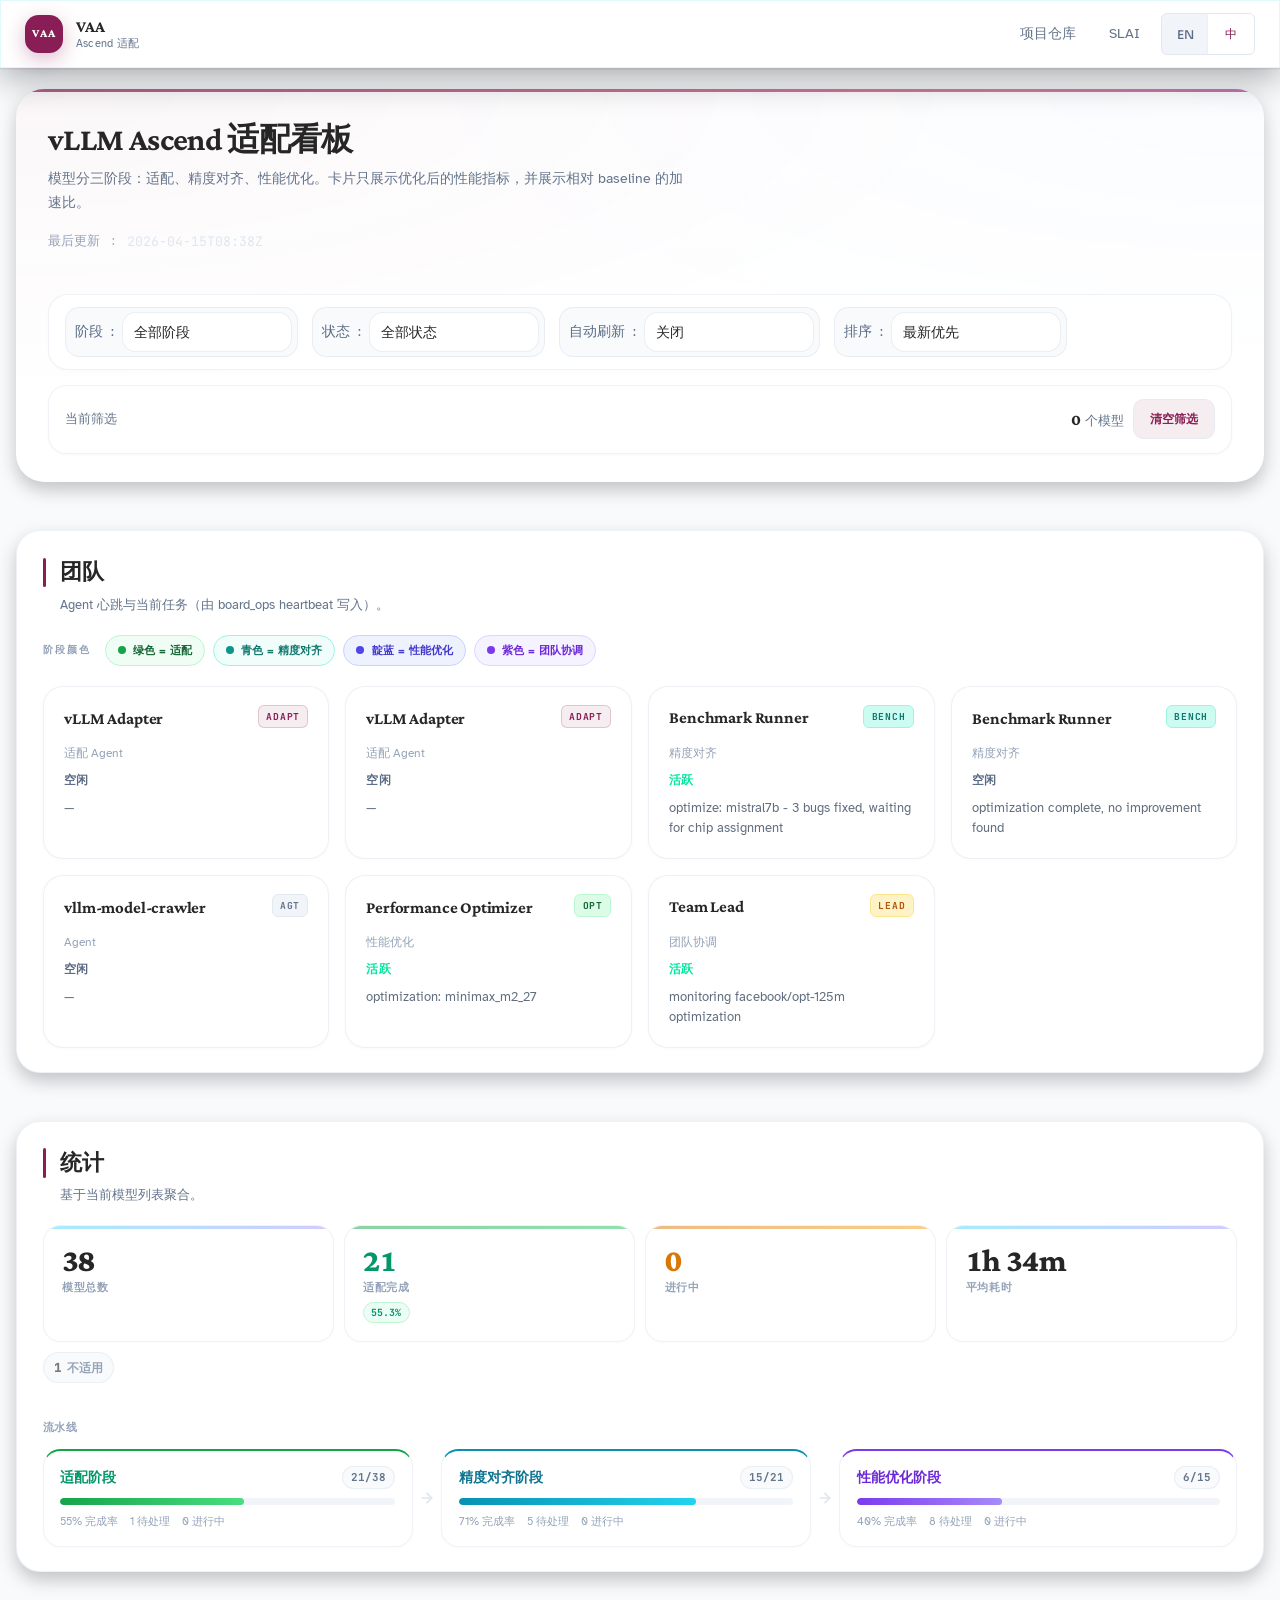
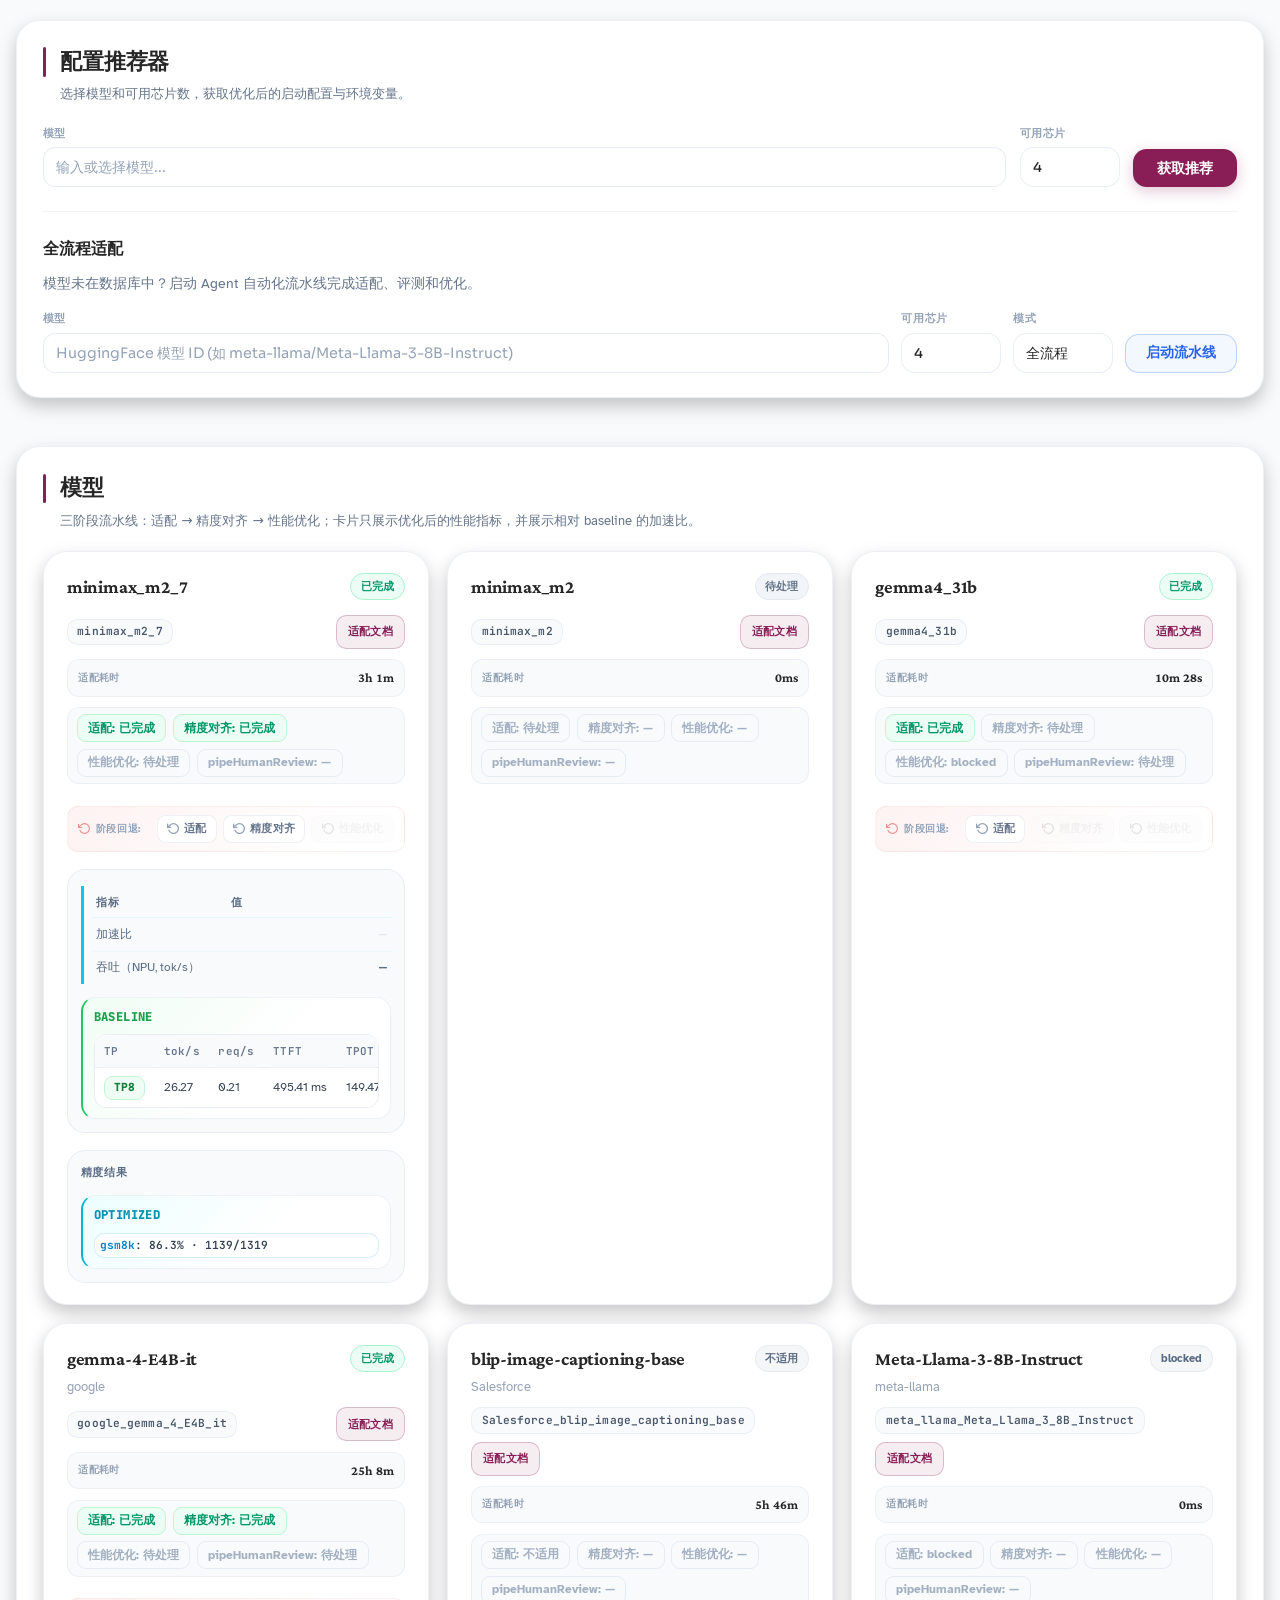
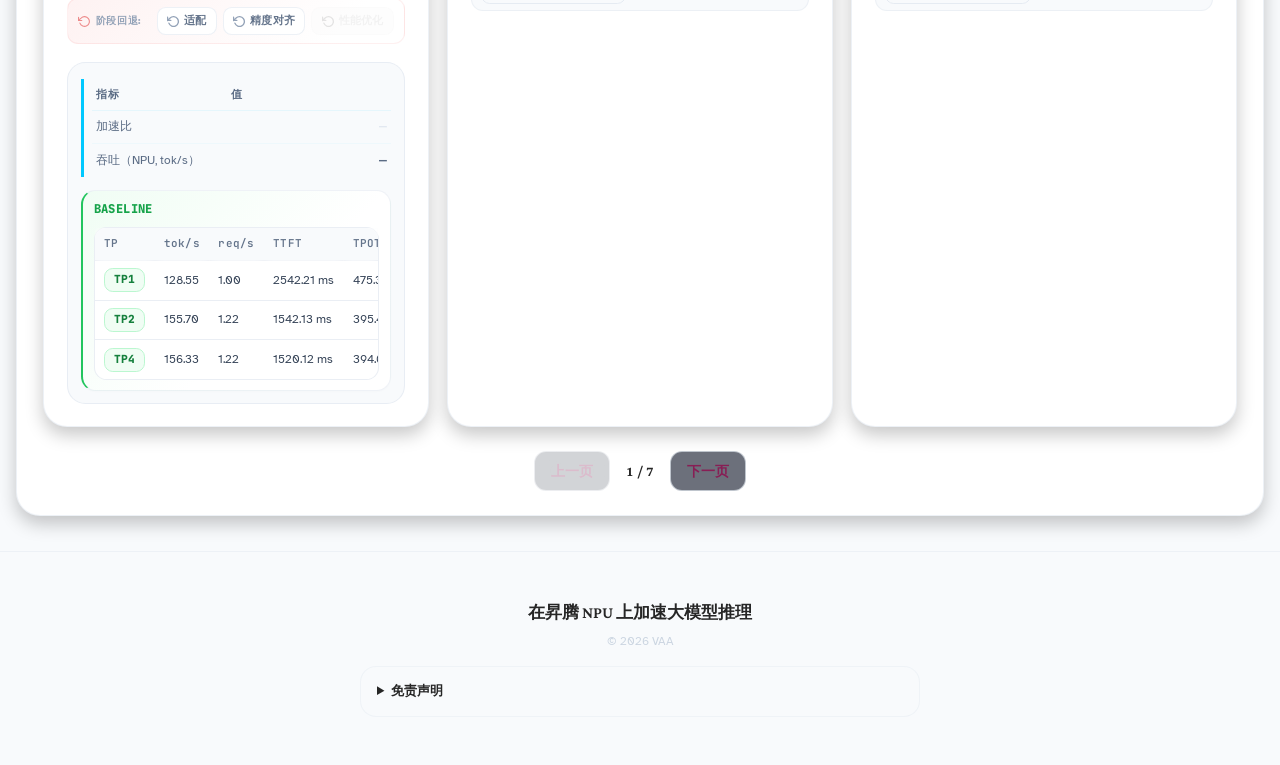
<file: index.html>
<!DOCTYPE html>
<html lang="zh-CN">
<head>
  <meta charset="UTF-8" />
  <meta name="viewport" content="width=device-width, initial-scale=1" />
  <title>VAA — vLLM Ascend Adaptation Board</title>
  <link rel="preconnect" href="https://fonts.googleapis.com" />
  <link rel="preconnect" href="https://fonts.gstatic.com" crossorigin />
  <!-- SLAI 对齐：Crimson Pro 标题 + Atkinson Hyperlegible 正文；保留 Sora / JetBrains 作回退 -->
  <link href="https://fonts.googleapis.com/css2?family=Atkinson+Hyperlegible:wght@400;700&family=Crimson+Pro:wght@400;500;600;700&family=JetBrains+Mono:wght@400;500;600;700&family=Sora:wght@300;400;500;600;700;800&display=swap" rel="stylesheet" />
  <!-- ?v= 变更后强制浏览器拉取最新 JS/CSS，避免看不到界面更新 -->
  <link rel="stylesheet" href="css/dashboard.css?v=31" />
</head>
<body class="slai-theme perf-lite">
  <div class="bg-grid" aria-hidden="true"></div>
  <div class="noise-overlay" aria-hidden="true"></div>
  <header class="site-header">
    <div class="header-inner">
      <a class="brand" href="#">
        <span class="brand-mark">VAA</span>
        <span class="brand-text">
          <span class="brand-title" data-i18n="brandTitle">VAA</span>
          <span class="brand-sub" data-i18n="brandSub">Ascend Adaptation</span>
        </span>
      </a>
      <nav class="nav">
        <a id="linkProject" class="nav-link" href="#" target="_blank" rel="noopener" data-i18n="officialWebsite">项目仓库</a>
        <a id="linkReference" class="nav-link" href="https://chongweiliu.github.io/slai-ascend-auto-adapt/dashboard/" target="_blank" rel="noopener">SLAI</a>
        <div class="lang-toggle" role="group" aria-label="Language">
          <button type="button" class="lang-btn" data-lang="en">EN</button>
          <button type="button" class="lang-btn active" data-lang="zh">中</button>
        </div>
      </nav>
    </div>
  </header>

  <a class="skip-link" href="#main">跳到主要内容</a>
  <main class="main" id="main">
    <section class="hero">
      <h1 data-i18n="headerTitle">vLLM Ascend 适配看板</h1>
      <p class="hero-desc" data-i18n="headerDesc">模型分三阶段：适配、精度对齐、性能优化。卡片只展示优化后的性能指标，并展示相对 baseline 的加速比。</p>
      <p class="meta-line">
        <span id="liveBadge" class="live-badge hidden" title="实时数据源">LIVE</span>
        <span data-i18n="lastUpdated">最后更新</span>:
        <time id="lastUpdated">—</time>
        <span id="syncStatus" class="sync-status" aria-live="polite"></span>
      </p>
      <div id="quickStatsStrip" class="quick-stats-strip" aria-live="polite"></div>
      <div class="toolbar">
        <label class="sort-label">
          <span data-i18n="stageFilterLabel">阶段</span>:
          <select id="stageFilterSelect" class="sort-select">
            <option value="all" data-i18n="stageFilterAll">全部阶段</option>
            <option value="adaptation" data-i18n="stageFilterAdaptation">适配阶段</option>
            <option value="benchmark" data-i18n="stageFilterBenchmark">精度对齐阶段</option>
            <option value="optimization" data-i18n="stageFilterOptimization">性能优化阶段</option>
            <option value="human_review" data-i18n="stageFilterHumanReview">待人审</option>
            <option value="done" data-i18n="stageFilterDone">全流程完成</option>
          </select>
        </label>
        <label class="sort-label">
          <span data-i18n="statusFilterLabel">状态</span>:
          <select id="statusFilterSelect" class="sort-select">
            <option value="all" data-i18n="statusFilterAll">全部状态</option>
            <option value="pending" data-i18n="statusFilterPending">待处理</option>
            <option value="in_progress" data-i18n="statusFilterInProgress">进行中</option>
            <option value="completed" data-i18n="statusFilterCompleted">已完成</option>
            <option value="needs_authorization" data-i18n="statusFilterNeedsAuth">需授权</option>
            <option value="skipped" data-i18n="statusFilterSkipped">已跳过</option>
            <option value="not_applicable" data-i18n="statusFilterNotApplicable">不适用</option>
          </select>
        </label>
        <label class="sort-label">
          <span data-i18n="livePollLabel">自动刷新</span>:
          <select id="pollSelect" class="sort-select" title="轮询间隔（本地实时服务推荐开启）">
            <option value="0" data-i18n="pollOff">关闭</option>
            <option value="3">3s</option>
            <option value="5">5s</option>
            <option value="10">10s</option>
            <option value="30">30s</option>
          </select>
        </label>
        <label class="sort-label">
          <span data-i18n="sortLabel">排序</span>:
          <select id="sortSelect" class="sort-select">
            <option value="newest" data-i18n="sortNewestFirst">最新优先</option>
            <option value="oldest" data-i18n="sortOldestFirst">最旧优先</option>
            <option value="nameAz" data-i18n="sortNameAz">名称 A–Z</option>
            <option value="nameZa" data-i18n="sortNameZa">名称 Z–A</option>
            <option value="status" data-i18n="sortByStatus">按适配状态</option>
            <option value="durLong" data-i18n="sortDurationLongest">耗时最长</option>
            <option value="durShort" data-i18n="sortDurationShortest">耗时最短</option>
          </select>
        </label>
      </div>
      <div class="filter-summary">
        <div class="filter-summary-left">
          <span class="filter-summary-label" data-i18n="filterSummaryLabel">当前筛选</span>
          <div id="activeFilterChips" class="filter-chips"></div>
        </div>
        <div class="filter-summary-right">
          <span class="filter-count-label"><span id="filterResultCount" class="filter-count">0</span> <span data-i18n="filterResultLabel">个模型</span></span>
          <button type="button" id="clearFiltersBtn" class="btn-ghost btn-clear-filter" data-i18n="clearFilters">清空筛选</button>
        </div>
      </div>
    </section>

    <section class="panel" aria-labelledby="teamTitle">
      <h2 id="teamTitle" data-i18n="teamTitle">团队</h2>
      <p class="panel-desc" data-i18n="teamDesc">Agent 心跳与当前任务（由 board_ops heartbeat 写入）。</p>
      <div class="team-legend" role="group" aria-label="Agent stage colors">
        <span class="team-legend-label" data-i18n="teamLegendLabel">阶段颜色</span>
        <span class="team-legend-pill team-legend-pill--adapt">
          <span class="team-legend-dot" aria-hidden="true"></span>
          <span data-i18n="teamLegendAdaptation">绿色 = 适配</span>
        </span>
        <span class="team-legend-pill team-legend-pill--bench">
          <span class="team-legend-dot" aria-hidden="true"></span>
          <span data-i18n="teamLegendBenchmark">青色 = 精度对齐</span>
        </span>
        <span class="team-legend-pill team-legend-pill--opt">
          <span class="team-legend-dot" aria-hidden="true"></span>
          <span data-i18n="teamLegendOptimization">靛蓝 = 性能优化</span>
        </span>
        <span class="team-legend-pill team-legend-pill--lead">
          <span class="team-legend-dot" aria-hidden="true"></span>
          <span data-i18n="teamLegendLead">紫色 = 团队协调</span>
        </span>
      </div>
      <div id="teamGrid" class="team-grid"></div>
      <p id="noAgents" class="empty-hint hidden" data-i18n="noActiveAgents">暂无 Agent 记录</p>
    </section>

    <section class="panel" aria-labelledby="statsTitle">
      <h2 id="statsTitle" data-i18n="statsTitle">统计</h2>
      <p class="panel-desc" data-i18n="statsDesc">基于当前模型列表聚合。</p>
      <div id="statsGrid" class="stats-grid-host"></div>
      <div class="legend" id="pipelineLegend"></div>
      <div id="stageStatsGrid" class="stage-stats-grid"></div>
    </section>

    <section class="panel" aria-labelledby="recommenderTitle">
      <h2 id="recommenderTitle" data-i18n="recommenderTitle">配置推荐器</h2>
      <p class="panel-desc" data-i18n="recommenderDesc">选择模型和可用芯片数，获取优化后的启动配置与环境变量。</p>
      <div class="recommender-form">
        <div class="recommender-field">
          <label class="recommender-label" for="recModelInput" data-i18n="recommenderModelLabel">模型</label>
          <div class="recommender-combobox-wrap">
            <input
              type="text"
              id="recModelInput"
              class="recommender-input"
              list="recModelList"
              autocomplete="off"
              data-i18n-placeholder="recommenderModelPlaceholder"
              placeholder="输入或选择模型..."
            />
            <datalist id="recModelList"></datalist>
          </div>
        </div>
        <div class="recommender-field recommender-field--chips">
          <label class="recommender-label" for="recChipCount" data-i18n="recommenderChipLabel">可用芯片</label>
          <select id="recChipCount" class="sort-select recommender-select">
            <option value="1">1</option>
            <option value="2">2</option>
            <option value="4" selected>4</option>
            <option value="8">8</option>
            <option value="16">16</option>
          </select>
        </div>
        <button type="button" id="recSubmitBtn" class="btn-recommend" data-i18n="recommenderSubmit">获取推荐</button>
      </div>
      <div id="recResult" class="recommender-result hidden"></div>
      <p id="recLoading" class="loading hidden" data-i18n="loading">加载中…</p>
      <p id="recError" class="recommender-error hidden"></p>

      <div class="rec-pipeline-section">
        <h4 class="rec-sub-title" data-i18n="recPipelineTitle">全流程适配</h4>
        <p class="rec-pipeline-desc" data-i18n="recPipelineDesc">模型未在数据库中？启动 Agent 自动化流水线完成适配、评测和优化。</p>
        <div class="rec-pipeline-form">
          <div class="recommender-field">
            <label class="recommender-label" for="recPipelineModel" data-i18n="recommenderModelLabel">模型</label>
            <input
              type="text"
              id="recPipelineModel"
              class="recommender-input"
              autocomplete="off"
              data-i18n-placeholder="recPipelineModelPlaceholder"
              placeholder="HuggingFace 模型 ID (如 meta-llama/Meta-Llama-3-8B-Instruct)"
            />
          </div>
          <div class="recommender-field recommender-field--chips">
            <label class="recommender-label" for="recPipelineChips" data-i18n="recommenderChipLabel">可用芯片</label>
            <select id="recPipelineChips" class="sort-select recommender-select">
              <option value="1">1</option>
              <option value="2">2</option>
              <option value="4" selected>4</option>
              <option value="8">8</option>
              <option value="16">16</option>
            </select>
          </div>
          <div class="recommender-field recommender-field--mode">
            <label class="recommender-label" for="recPipelineMode" data-i18n="recPipelineMode">模式</label>
            <select id="recPipelineMode" class="sort-select recommender-select">
              <option value="full" data-i18n="recPipelineModeFull">全流程</option>
              <option value="adaptation" data-i18n="recPipelineModeAdaptation">仅适配</option>
              <option value="benchmark" data-i18n="recPipelineModeBenchmark">仅评测</option>
              <option value="optimization" data-i18n="recPipelineModeOptimization">仅优化</option>
            </select>
          </div>
          <button type="button" id="recPipelineBtn" class="btn-pipeline" data-i18n="recPipelineSubmit">启动流水线</button>
        </div>
        <p id="recPipelineError" class="recommender-error hidden"></p>
        <div id="recPipelineStatus" class="rec-pipeline-status hidden"></div>
      </div>
    </section>

    <section class="panel models-section" aria-labelledby="modelsTitle">
      <h2 id="modelsTitle" data-i18n="modelsHeading">模型</h2>
      <p class="panel-desc" data-i18n="modelsDesc">三阶段流水线：适配 → 精度对齐 → 性能优化；卡片只展示优化后的性能指标，并展示相对 baseline 的提升幅度。</p>
      <div id="modelsGrid" class="models-grid"></div>
      <p id="loading" class="loading" data-i18n="loading">加载中…</p>
      <p id="noResults" class="empty-hint hidden" data-i18n="noResults">无模型数据</p>
      <div id="pager" class="pager hidden">
        <button type="button" id="prevPage" class="btn-ghost" data-i18n="prevPage">上一页</button>
        <span id="pageIndicator" class="page-indicator">1 / 1</span>
        <button type="button" id="nextPage" class="btn-ghost" data-i18n="nextPage">下一页</button>
      </div>
    </section>
  </main>

  <footer class="site-footer">
    <p class="footer-tagline" data-i18n="footerTagline">在昇腾 NPU 上加速大模型推理</p>
    <p class="footer-copy">© <span id="year"></span> VAA</p>
    <details class="disclaimer">
      <summary data-i18n="disclaimerTitle">免责声明</summary>
      <p data-i18n="disclaimer">本看板为开发协作状态展示，指标与日志请以实际评测与仓库文档为准。</p>
    </details>
  </footer>

  <div id="modelDocsModal" class="doc-modal hidden" role="dialog" aria-modal="true" aria-labelledby="modelDocsTitle" aria-hidden="true">
    <div class="doc-modal-backdrop" data-doc-modal-dismiss aria-hidden="true"></div>
    <div class="doc-modal-panel">
      <header class="doc-modal-head">
        <h2 id="modelDocsTitle" class="doc-modal-title">—</h2>
        <button type="button" class="doc-modal-close" id="modelDocsClose" data-doc-modal-dismiss data-i18n="docClose">关闭</button>
      </header>
      <div class="doc-modal-toolbar">
        <div class="doc-lang-toggle" role="group" aria-labelledby="docLangLegend">
          <span id="docLangLegend" class="sr-only" data-i18n="docLangLegend">文档语言</span>
          <button type="button" class="doc-lang-btn" data-doc-lang="en" data-i18n="docLangEn">English</button>
          <button type="button" class="doc-lang-btn active" data-doc-lang="zh" data-i18n="docLangZh">中文</button>
        </div>
        <div class="doc-actions">
          <button type="button" class="btn-doc-action" id="docDownloadCurrent" data-i18n="docDownloadCurrent">下载当前</button>
          <button type="button" class="btn-doc-action btn-doc-action-secondary" id="docDownloadEn" data-i18n="docDownloadEn">下载英文 MD</button>
          <button type="button" class="btn-doc-action btn-doc-action-secondary" id="docDownloadZh" data-i18n="docDownloadZh">下载中文 MD</button>
        </div>
      </div>
      <p id="docApiHint" class="doc-api-hint hidden" data-i18n="docApiUnavailable" role="status"></p>
      <div id="docModalLoading" class="doc-modal-loading hidden" data-i18n="docLoading">加载中…</div>
      <div id="docModalBody" class="doc-modal-body md-body"></div>
    </div>
  </div>

  <script src="js/dashboard.js?v=31" type="module"></script>
</body>
</html>
</file>
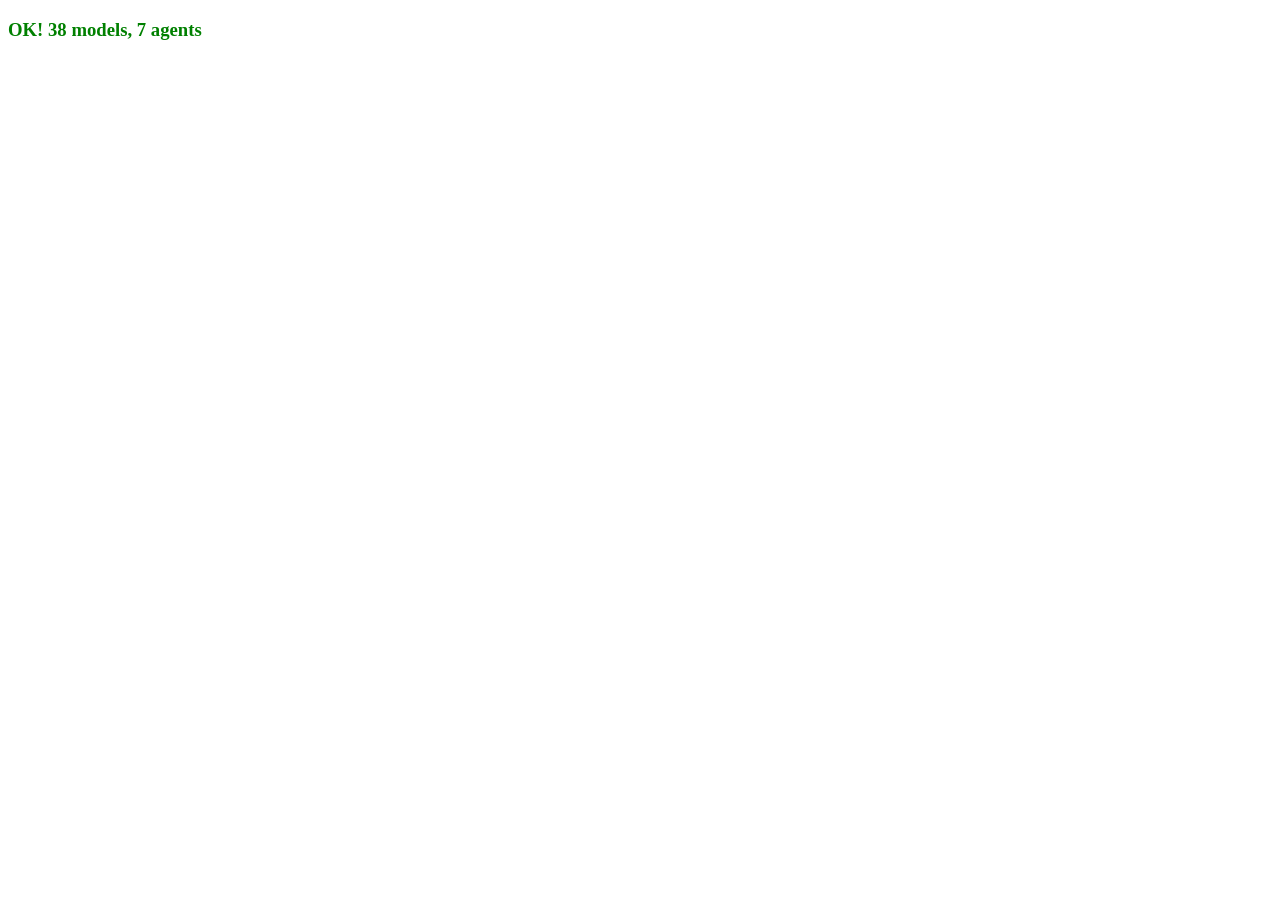
<file: test.html>
<!DOCTYPE html>
<html>
<head><meta charset="UTF-8"><title>Dashboard Test</title></head>
<body>
<h3 id="s">Testing...</h3>
<script>
var s = document.getElementById("s");
s.textContent = "JS works. Fetching data/board.json...";

fetch("data/board.json", {cache:"no-store"})
  .then(function(r) {
    s.textContent = "HTTP " + r.status + ", fetching JSON...";
    return r.json();
  })
  .then(function(d) {
    s.textContent = "OK! " + (d.models||[]).length + " models, " + (d.agents||[]).length + " agents";
    s.style.color = "green";
  })
  .catch(function(e) {
    s.textContent = "ERROR: " + e.message;
    s.style.color = "red";
  });
</script>
</body>
</html>
</file>
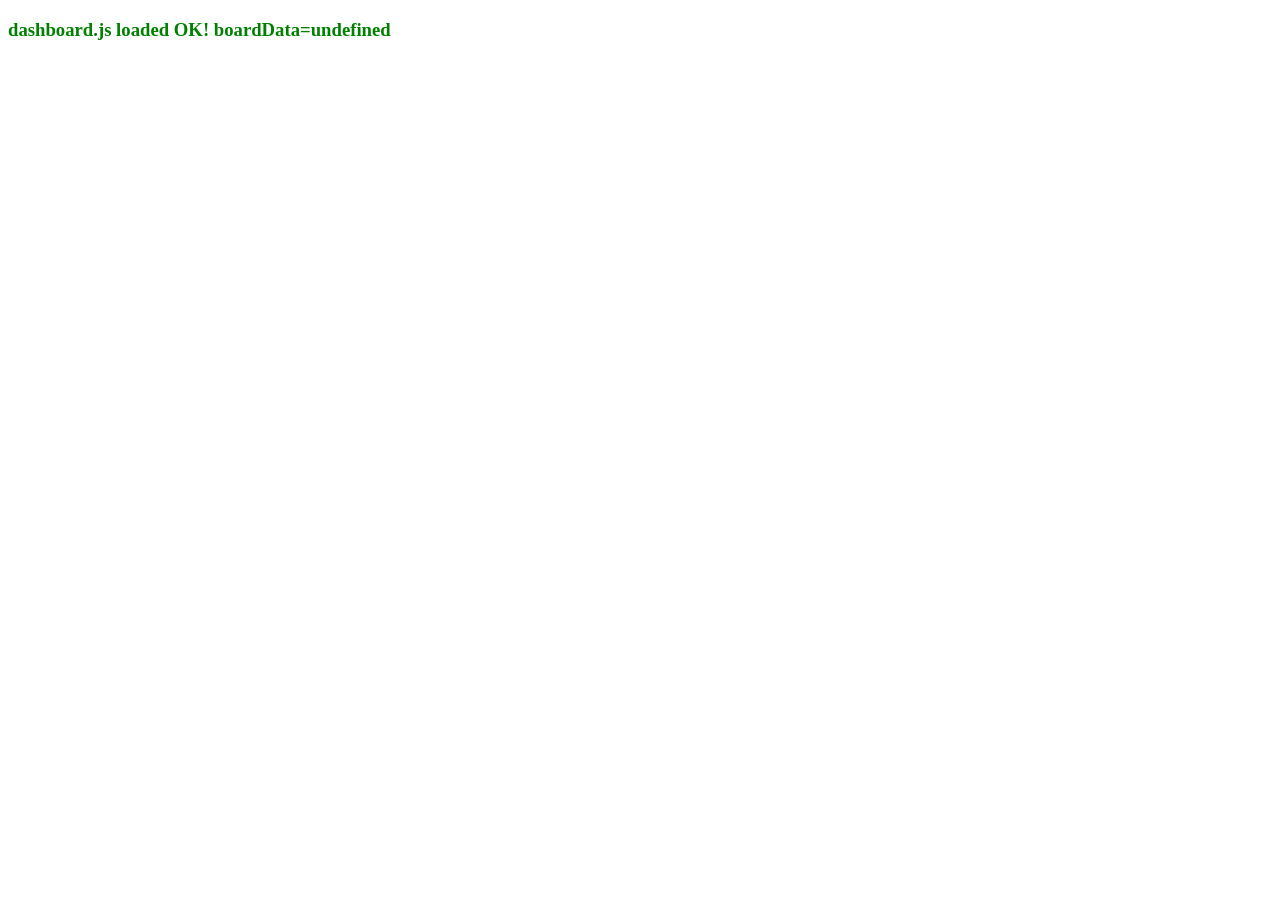
<file: test3.html>
<!DOCTYPE html>
<html>
<head><meta charset="UTF-8"><title>Dashboard JS Test</title></head>
<body>
<h3 id="s">Loading dashboard.js...</h3>
<script type="module">
try {
  await import("./js/dashboard.js?v=32");
  document.getElementById("s").textContent = "dashboard.js loaded OK! boardData=" + (typeof boardData);
  document.getElementById("s").style.color = "green";
} catch(e) {
  document.getElementById("s").textContent = "ERROR: " + e.message;
  document.getElementById("s").style.color = "red";
}
</script>
</body>
</html>
</file>
<file: css/dashboard.css>
/* VAA Dashboard — Quantum Observatory · Refined dark command center */

/* ── Design Tokens ── */
:root {
  --bg: #04080f;
  --bg-elevated: rgba(8, 15, 30, 0.75);
  --surface: rgba(10, 18, 36, 0.6);
  --surface-hover: rgba(14, 24, 48, 0.7);
  --border: rgba(0, 195, 255, 0.07);
  --border-hover: rgba(0, 195, 255, 0.16);
  --border-subtle: rgba(0, 195, 255, 0.04);
  --text: #dfe6f0;
  --text-bright: #f0f4fa;
  --muted: #5a6b84;
  --accent: #00c8ff;
  --accent-dim: rgba(0, 200, 255, 0.08);
  --accent-glow: rgba(0, 200, 255, 0.2);
  --violet: #7c6aff;
  --violet-dim: rgba(124, 106, 255, 0.1);
  --rose: #ff3366;
  --rose-dim: rgba(255, 51, 102, 0.1);
  --success: #00e89d;
  --success-dim: rgba(0, 232, 157, 0.08);
  --warning: #ffb020;
  --warning-dim: rgba(255, 176, 32, 0.08);
  --danger: #ff4466;
  --danger-dim: rgba(255, 68, 102, 0.08);
  --info: #38bdf8;
  --radius: 16px;
  --radius-sm: 10px;
  --radius-xs: 6px;
  --font: "Sora", system-ui, -apple-system, sans-serif;
  --font-mono: "JetBrains Mono", ui-monospace, SFMono-Regular, Menlo, monospace;
  --glass-blur: 20px;
  --transition: 0.3s cubic-bezier(0.4, 0, 0.2, 1);
  --transition-fast: 0.15s cubic-bezier(0.4, 0, 0.2, 1);
}

/* ── Keyframes ── */
@keyframes fadeSlideUp {
  from { opacity: 0; transform: translateY(20px); }
  to { opacity: 1; transform: translateY(0); }
}

@keyframes fadeIn {
  from { opacity: 0; }
  to { opacity: 1; }
}

@keyframes pulseGlow {
  0%, 100% {
    opacity: 1;
    box-shadow: 0 0 6px rgba(0, 200, 255, 0.4), 0 0 18px rgba(0, 200, 255, 0.08);
  }
  50% {
    opacity: 0.85;
    box-shadow: 0 0 10px rgba(0, 200, 255, 0.55), 0 0 24px rgba(0, 200, 255, 0.15);
  }
}

@keyframes orbFloat {
  0%, 100% { transform: translate(0, 0) scale(1); }
  33% { transform: translate(30px, -40px) scale(1.05); }
  66% { transform: translate(-20px, 20px) scale(0.95); }
}

@keyframes orbFloat2 {
  0%, 100% { transform: translate(0, 0) scale(1); }
  33% { transform: translate(-40px, 30px) scale(0.95); }
  66% { transform: translate(25px, -35px) scale(1.05); }
}

@keyframes orbFloat3 {
  0%, 100% { transform: translate(0, 0) scale(1); }
  25% { transform: translate(50px, -20px) scale(1.08); }
  75% { transform: translate(-30px, 40px) scale(0.92); }
}

@keyframes gradientShift {
  0% { background-position: 0% 50%; }
  50% { background-position: 100% 50%; }
  100% { background-position: 0% 50%; }
}

@keyframes shimmer {
  0% { background-position: -200% center; }
  100% { background-position: 200% center; }
}

@keyframes spin {
  to { transform: rotate(360deg); }
}

@keyframes subtlePulse {
  0%, 100% { opacity: 0.6; }
  50% { opacity: 1; }
}

@keyframes borderGlow {
  0%, 100% { border-color: rgba(0, 200, 255, 0.07); }
  50% { border-color: rgba(0, 200, 255, 0.18); }
}

/* ── Staggered reveal ── */
.reveal-item {
  opacity: 0;
  transform: translateY(16px);
  transition: opacity 0.5s cubic-bezier(0.4, 0, 0.2, 1),
              transform 0.5s cubic-bezier(0.4, 0, 0.2, 1);
}

.reveal-item.visible {
  opacity: 1;
  transform: translateY(0);
}

/* ── Reset & Base ── */
*,
*::before,
*::after {
  box-sizing: border-box;
}

html {
  scroll-behavior: smooth;
}

body {
  margin: 0;
  min-height: 100vh;
  font-family: var(--font);
  background: var(--bg);
  color: var(--text);
  line-height: 1.6;
  -webkit-font-smoothing: antialiased;
  -moz-osx-font-smoothing: grayscale;
  font-feature-settings: 'cv02', 'cv03', 'cv04', 'cv11';
}

/* Performance-first mode: reduce expensive paint/composite effects */
body.perf-lite .noise-overlay,
body.perf-lite .bg-grid,
body.perf-lite .site-header::before,
body.perf-lite::before,
body.perf-lite::after {
  display: none !important;
}

body.perf-lite .site-header,
body.perf-lite .panel,
body.perf-lite .hero,
body.perf-lite .model-card,
body.perf-lite .bench-summary,
body.perf-lite .bench-scroll {
  backdrop-filter: none !important;
  -webkit-backdrop-filter: none !important;
}

body.perf-lite .model-card,
body.perf-lite .panel,
body.perf-lite .hero {
  box-shadow: 0 8px 18px rgba(0, 0, 0, 0.22) !important;
}

/* ── Noise Overlay ── */
.noise-overlay {
  position: fixed;
  inset: 0;
  pointer-events: none;
  z-index: 1;
  opacity: 0.025;
  background-image: url("data:image/svg+xml,%3Csvg viewBox='0 0 256 256' xmlns='http://www.w3.org/2000/svg'%3E%3Cfilter id='noise'%3E%3CfeTurbulence type='fractalNoise' baseFrequency='0.9' numOctaves='4' stitchTiles='stitch'/%3E%3C/filter%3E%3Crect width='100%25' height='100%25' filter='url(%23noise)'/%3E%3C/svg%3E");
  background-repeat: repeat;
  background-size: 256px 256px;
}

/* ── Animated Background ── */
.bg-grid {
  position: fixed;
  inset: 0;
  pointer-events: none;
  z-index: 0;
  overflow: hidden;
}

.bg-grid::before {
  content: "";
  position: absolute;
  inset: 0;
  background-image:
    linear-gradient(rgba(0, 200, 255, 0.014) 1px, transparent 1px),
    linear-gradient(90deg, rgba(0, 200, 255, 0.014) 1px, transparent 1px);
  background-size: 72px 72px;
  mask-image: radial-gradient(ellipse at 50% 30%, black 20%, transparent 70%);
  -webkit-mask-image: radial-gradient(ellipse at 50% 30%, black 20%, transparent 70%);
}

.bg-grid::after {
  content: "";
  position: absolute;
  top: -15%;
  right: -8%;
  width: 700px;
  height: 700px;
  border-radius: 50%;
  background: radial-gradient(circle, rgba(0, 200, 255, 0.04) 0%, transparent 60%);
  animation: orbFloat 30s ease-in-out infinite;
}

/* ── Ambient Orbs ── */
body::before,
body::after {
  content: "";
  position: fixed;
  border-radius: 50%;
  pointer-events: none;
  z-index: 0;
  filter: blur(100px);
}

body::before {
  top: 8%;
  left: -5%;
  width: 550px;
  height: 550px;
  background: radial-gradient(circle, rgba(0, 200, 255, 0.035) 0%, transparent 60%);
  animation: orbFloat 35s ease-in-out infinite;
}

body::after {
  bottom: 5%;
  right: -8%;
  width: 500px;
  height: 500px;
  background: radial-gradient(circle, rgba(124, 106, 255, 0.025) 0%, transparent 60%);
  animation: orbFloat2 32s ease-in-out infinite;
}

/* Third orb via bg-grid sibling */
.site-header::before {
  content: "";
  position: fixed;
  top: 50%;
  left: 50%;
  width: 400px;
  height: 400px;
  border-radius: 50%;
  background: radial-gradient(circle, rgba(255, 51, 102, 0.015) 0%, transparent 65%);
  transform: translate(-50%, -50%);
  pointer-events: none;
  z-index: 0;
  animation: orbFloat3 28s ease-in-out infinite;
  filter: blur(80px);
}

/* ── Focus ── */
:focus-visible {
  outline: 2px solid var(--accent);
  outline-offset: 2px;
  border-radius: var(--radius-xs);
}

.skip-link {
  position: absolute;
  top: -100px;
  left: 16px;
  z-index: 9999;
  background: var(--surface);
  backdrop-filter: blur(var(--glass-blur));
  -webkit-backdrop-filter: blur(var(--glass-blur));
  color: var(--text);
  border: 1px solid var(--border);
  padding: 0.6rem 0.9rem;
  border-radius: var(--radius-sm);
  text-decoration: none;
  font-family: var(--font);
}

.skip-link:focus-visible {
  top: 16px;
}

/* ── Header ── */
.site-header {
  position: sticky;
  top: 0;
  z-index: 20;
  border-bottom: 1px solid var(--border);
  background: rgba(4, 8, 15, 0.85);
  backdrop-filter: blur(24px) saturate(1.5);
  -webkit-backdrop-filter: blur(24px) saturate(1.5);
}

.header-inner {
  max-width: 1280px;
  margin: 0 auto;
  padding: 0.75rem 1.5rem;
  display: flex;
  align-items: center;
  justify-content: space-between;
  gap: 1rem;
}

.brand {
  display: flex;
  align-items: center;
  gap: 0.8rem;
  text-decoration: none;
  color: inherit;
  transition: opacity var(--transition-fast);
}

.brand:hover {
  opacity: 0.9;
}

.brand-mark {
  display: flex;
  align-items: center;
  justify-content: center;
  width: 38px;
  height: 38px;
  border-radius: var(--radius-sm);
  background: linear-gradient(135deg, #00c8ff 0%, #7c6aff 50%, #ff3366 100%);
  background-size: 200% 200%;
  animation: gradientShift 8s ease infinite;
  color: #fff;
  font-weight: 800;
  font-size: 0.75rem;
  letter-spacing: 0.08em;
  box-shadow:
    0 0 20px rgba(0, 200, 255, 0.12),
    0 0 40px rgba(124, 106, 255, 0.06),
    inset 0 1px 0 rgba(255, 255, 255, 0.15);
}

.brand-text {
  display: flex;
  flex-direction: column;
  line-height: 1.2;
}

.brand-title {
  font-weight: 700;
  font-size: 1.05rem;
  background: linear-gradient(135deg, var(--text-bright) 0%, var(--muted) 100%);
  -webkit-background-clip: text;
  -webkit-text-fill-color: transparent;
  background-clip: text;
}

.brand-sub {
  font-size: 0.7rem;
  color: var(--muted);
  font-weight: 400;
  letter-spacing: 0.03em;
}

.nav {
  display: flex;
  align-items: center;
  gap: 0.5rem;
  flex-wrap: wrap;
}

.nav-link {
  color: var(--muted);
  text-decoration: none;
  font-size: 0.85rem;
  font-weight: 500;
  transition: color var(--transition-fast);
  position: relative;
  padding: 0.3rem 0;
}

.nav-link::after {
  content: "";
  position: absolute;
  bottom: 0;
  left: 0;
  width: 0;
  height: 1.5px;
  background: linear-gradient(90deg, var(--accent), var(--violet));
  transition: width var(--transition);
  border-radius: 1px;
}

.nav-link:hover {
  color: var(--text-bright);
}

.nav-link:hover::after {
  width: 100%;
}

.lang-toggle {
  display: inline-flex;
  border: 1px solid var(--border);
  border-radius: var(--radius-xs);
  overflow: hidden;
  background: rgba(8, 15, 30, 0.5);
}

.lang-btn {
  background: transparent;
  border: none;
  color: var(--muted);
  padding: 0.3rem 0.6rem;
  font-family: var(--font);
  font-size: 0.75rem;
  font-weight: 500;
  cursor: pointer;
  transition: background var(--transition-fast), color var(--transition-fast);
}

.lang-btn:hover {
  color: var(--text);
}

.lang-btn.active {
  background: var(--accent-dim);
  color: var(--accent);
}

/* ── Main Content ── */
.main {
  position: relative;
  z-index: 2;
  max-width: 1280px;
  margin: 0 auto;
  padding: 2.5rem 1.5rem 4rem;
  animation: fadeSlideUp 0.7s cubic-bezier(0.4, 0, 0.2, 1);
}

/* ── Hero ── */
.hero h1 {
  margin: 0 0 0.5rem;
  font-size: clamp(1.5rem, 3.5vw, 2rem);
  font-weight: 800;
  letter-spacing: -0.03em;
  background: linear-gradient(135deg, var(--text-bright) 20%, var(--accent) 60%, var(--violet) 100%);
  background-size: 200% 200%;
  animation: gradientShift 12s ease infinite;
  -webkit-background-clip: text;
  -webkit-text-fill-color: transparent;
  background-clip: text;
  line-height: 1.2;
}

.hero-desc {
  margin: 0 0 1rem;
  color: var(--muted);
  max-width: 60ch;
  line-height: 1.7;
  font-size: 0.92rem;
  font-weight: 400;
}

.meta-line {
  margin: 0 0 1.5rem;
  font-size: 0.85rem;
  color: var(--muted);
  display: flex;
  flex-wrap: wrap;
  align-items: center;
  gap: 0.5rem 0.75rem;
  font-weight: 400;
}

.meta-line time {
  color: var(--text);
  font-variant-numeric: tabular-nums;
  font-family: var(--font-mono);
  font-size: 0.82rem;
}

/* ── Live Badge ── */
.live-badge {
  font-size: 0.6rem;
  font-weight: 700;
  letter-spacing: 0.14em;
  padding: 0.18rem 0.5rem;
  border-radius: var(--radius-xs);
  background: linear-gradient(135deg, rgba(0, 200, 255, 0.15), rgba(0, 232, 157, 0.15));
  color: var(--accent);
  border: 1px solid rgba(0, 200, 255, 0.3);
  animation: pulseGlow 2.5s ease-in-out infinite;
  font-family: var(--font-mono);
}

.sync-status {
  font-size: 0.78rem;
  min-height: 1.2em;
  font-weight: 500;
}

.sync-status.is-error {
  color: var(--danger);
}

/* ── Toolbar ── */
.toolbar {
  display: flex;
  flex-wrap: wrap;
  gap: 1rem;
  align-items: center;
}

.quick-stats-strip {
  margin: 0.72rem 0 0.82rem;
  display: grid;
  grid-template-columns: repeat(4, minmax(110px, 1fr));
  gap: 0.55rem;
}

.quick-stat-card {
  min-height: 52px;
  border: 1px solid rgba(108, 180, 255, 0.22);
  border-radius: 12px;
  background: linear-gradient(180deg, rgba(10, 22, 50, 0.86), rgba(8, 17, 40, 0.88));
  padding: 0.4rem 0.62rem;
  display: flex;
  flex-direction: column;
  justify-content: center;
  gap: 0.1rem;
}

.quick-stat-label {
  font-size: 0.74rem;
  color: #9eb7dd;
}

.quick-stat-value {
  font-family: var(--font-mono);
  font-size: 1rem;
  font-weight: 700;
  color: #eef5ff;
}

.filter-summary {
  margin-top: 0.75rem;
  display: flex;
  align-items: center;
  justify-content: space-between;
  gap: 0.8rem;
  padding: 0.65rem 0.72rem;
  border: 1px solid rgba(112, 180, 255, 0.2);
  border-radius: 12px;
  background: rgba(8, 16, 36, 0.7);
}

@media (max-width: 900px) {
  .quick-stats-strip {
    grid-template-columns: repeat(2, minmax(120px, 1fr));
  }
}

.filter-summary-left,
.filter-summary-right {
  display: flex;
  align-items: center;
  gap: 0.55rem;
}

.filter-summary-label,
.filter-count-label {
  color: #9db8dc;
  font-size: 0.86rem;
}

.filter-chips {
  display: flex;
  flex-wrap: wrap;
  gap: 0.45rem;
}

.filter-chip {
  display: inline-flex;
  align-items: center;
  min-height: 28px;
  padding: 0.1rem 0.55rem;
  border-radius: 999px;
  border: 1px solid rgba(114, 188, 255, 0.26);
  background: rgba(10, 23, 52, 0.86);
  color: #d9e9ff;
  font-size: 0.8rem;
}

.filter-count {
  font-family: var(--font-mono);
  color: #e8f1ff;
  font-size: 1rem;
  font-weight: 700;
}

.btn-clear-filter {
  min-height: 34px;
  padding: 0.35rem 0.7rem;
  font-size: 0.82rem;
}

.models-table-wrap {
  width: 100%;
}

.models-table td,
.models-table th {
  white-space: nowrap;
  vertical-align: middle;
}

.models-table td {
  max-width: 360px;
  overflow: hidden;
  text-overflow: ellipsis;
}

.models-table td:nth-child(7) {
  max-width: 460px;
}

.mono {
  font-family: var(--font-mono);
}

.sort-label {
  display: inline-flex;
  align-items: center;
  gap: 0.5rem;
  font-size: 0.85rem;
  color: var(--muted);
  font-weight: 500;
}

.sort-select {
  background: var(--surface);
  backdrop-filter: blur(12px);
  -webkit-backdrop-filter: blur(12px);
  border: 1px solid var(--border);
  color: var(--text);
  padding: 0.4rem 0.7rem;
  border-radius: var(--radius-xs);
  font-family: var(--font);
  font-size: 0.85rem;
  font-weight: 500;
  min-width: 170px;
  transition: border-color var(--transition), box-shadow var(--transition);
  -webkit-appearance: none;
  appearance: none;
  background-image: url("data:image/svg+xml,%3Csvg xmlns='http://www.w3.org/2000/svg' width='12' height='12' viewBox='0 0 24 24' fill='none' stroke='%235a6b84' stroke-width='2' stroke-linecap='round' stroke-linejoin='round'%3E%3Cpath d='m6 9 6 6 6-6'/%3E%3C/svg%3E");
  background-repeat: no-repeat;
  background-position: right 0.6rem center;
  padding-right: 2rem;
}

.sort-select:hover {
  border-color: var(--border-hover);
}

.sort-select:focus {
  outline: none;
  border-color: var(--accent);
  box-shadow: 0 0 0 3px var(--accent-dim), 0 0 20px rgba(0, 200, 255, 0.06);
}

.sort-select option {
  background: #0c1428;
  color: var(--text);
}

/* ── Panels ── */
.panel {
  margin-top: 3rem;
  animation: fadeSlideUp 0.7s ease-out both;
}

.panel h2 {
  margin: 0 0 0.25rem;
  font-size: 1.15rem;
  font-weight: 700;
  letter-spacing: -0.02em;
  color: var(--text-bright);
}

.panel-desc {
  margin: 0 0 1.2rem;
  font-size: 0.88rem;
  color: var(--muted);
  line-height: 1.6;
  font-weight: 400;
}

/* ── Configuration Recommender ── */

.recommender-form {
  display: flex;
  flex-wrap: wrap;
  gap: 0.75rem;
  align-items: flex-end;
  margin-bottom: 1.25rem;
}

.recommender-field {
  display: flex;
  flex-direction: column;
  gap: 0.3rem;
  flex: 1;
  min-width: 180px;
}

.recommender-field--chips {
  flex: 0 0 auto;
  min-width: 100px;
}

.recommender-label {
  font-size: 0.78rem;
  font-weight: 600;
  color: var(--muted);
  text-transform: uppercase;
  letter-spacing: 0.05em;
}

.recommender-combobox-wrap {
  position: relative;
}

.recommender-input {
  width: 100%;
  background: var(--surface);
  border: 1px solid var(--border);
  border-radius: var(--radius-xs, 8px);
  padding: 0.55rem 0.75rem;
  color: var(--text);
  font-family: var(--font, inherit);
  font-size: 0.9rem;
  transition: border-color var(--transition-fast, 0.15s), box-shadow var(--transition-fast, 0.15s);
  box-sizing: border-box;
}

.recommender-input:focus {
  outline: none;
  border-color: var(--accent);
  box-shadow: 0 0 0 2px var(--accent-dim, rgba(139, 92, 246, 0.15));
}

.recommender-input::placeholder {
  color: var(--muted);
}

.recommender-select {
  min-width: 80px;
  height: 38px;
}

.btn-recommend {
  background: linear-gradient(135deg, var(--accent, #8b5cf6), var(--violet, #7c3aed));
  color: #fff;
  border: none;
  border-radius: var(--radius-xs, 8px);
  padding: 0.55rem 1.5rem;
  font-family: var(--font, inherit);
  font-size: 0.9rem;
  font-weight: 600;
  cursor: pointer;
  transition: opacity var(--transition-fast, 0.15s), transform var(--transition-fast, 0.15s);
  white-space: nowrap;
  height: 38px;
}

.btn-recommend:hover {
  opacity: 0.9;
  transform: translateY(-1px);
}

.btn-recommend:active {
  transform: translateY(0);
}

.btn-recommend:disabled {
  opacity: 0.5;
  cursor: not-allowed;
  transform: none;
}

/* Result panel */
.recommender-result {
  margin-top: 0.5rem;
}

.rec-result-content {
  display: flex;
  flex-direction: column;
  gap: 1.25rem;
}

.rec-summary {
  display: flex;
  flex-wrap: wrap;
  gap: 1rem;
  background: var(--surface);
  border: 1px solid var(--border);
  border-radius: var(--radius-sm, 12px);
  padding: 1rem 1.25rem;
}

.rec-metric {
  display: flex;
  flex-direction: column;
  gap: 0.2rem;
  min-width: 100px;
}

.rec-metric-label {
  font-size: 0.72rem;
  font-weight: 600;
  color: var(--muted);
  text-transform: uppercase;
  letter-spacing: 0.04em;
}

.rec-metric-value {
  font-size: 1.1rem;
  font-weight: 700;
  color: var(--text-bright, #f1f5f9);
  font-family: var(--font-mono, monospace);
}

.rec-methods-block {
  font-size: 0.85rem;
  color: var(--text);
  line-height: 1.5;
}

.rec-methods-text {
  font-family: var(--font-mono, monospace);
  font-size: 0.82rem;
  word-break: break-word;
}

/* Params grid */
.rec-params-grid {
  display: grid;
  grid-template-columns: repeat(auto-fit, minmax(280px, 1fr));
  gap: 1rem;
}

.rec-params-section {
  background: var(--surface);
  border: 1px solid var(--border);
  border-radius: var(--radius-sm, 12px);
  padding: 1rem;
}

.rec-sub-title {
  margin: 0 0 0.75rem;
  font-size: 0.88rem;
  font-weight: 700;
  color: var(--text-bright, #f1f5f9);
}

.rec-kv-table {
  width: 100%;
  border-collapse: collapse;
}

.rec-kv-table td {
  padding: 0.35rem 0.5rem;
  font-size: 0.84rem;
  border-bottom: 1px solid var(--border-subtle, rgba(255,255,255,0.06));
}

.rec-kv-key {
  font-family: var(--font-mono, monospace);
  color: var(--accent, #8b5cf6);
  white-space: nowrap;
  width: 45%;
}

.rec-kv-val {
  color: var(--text);
  word-break: break-all;
}

/* Command blocks */
.rec-commands {
  display: flex;
  flex-direction: column;
  gap: 0.75rem;
}

.rec-cmd-block {
  background: var(--surface);
  border: 1px solid var(--border);
  border-radius: var(--radius-sm, 12px);
  overflow: hidden;
}

.rec-cmd-header {
  display: flex;
  justify-content: space-between;
  align-items: center;
  padding: 0.5rem 0.75rem;
  border-bottom: 1px solid var(--border-subtle, rgba(255,255,255,0.06));
  font-size: 0.78rem;
  font-weight: 600;
  color: var(--muted);
}

.btn-copy {
  background: transparent;
  border: 1px solid var(--border);
  border-radius: var(--radius-xs, 8px);
  padding: 0.2rem 0.6rem;
  color: var(--accent, #8b5cf6);
  font-family: var(--font, inherit);
  font-size: 0.75rem;
  font-weight: 600;
  cursor: pointer;
  transition: background var(--transition-fast, 0.15s), color var(--transition-fast, 0.15s);
}

.btn-copy:hover {
  background: var(--accent-dim, rgba(139, 92, 246, 0.15));
  color: var(--text-bright, #f1f5f9);
}

.rec-cmd-pre {
  margin: 0;
  padding: 0.75rem;
  overflow-x: auto;
  font-family: var(--font-mono, monospace);
  font-size: 0.82rem;
  line-height: 1.6;
  color: var(--text);
  background: transparent;
}

.rec-cmd-pre code {
  white-space: pre;
}

/* Alternatives */
.rec-alternatives {
  background: var(--surface);
  border: 1px solid var(--border);
  border-radius: var(--radius-sm, 12px);
  padding: 1rem;
}

.rec-alt-list {
  display: flex;
  flex-wrap: wrap;
  gap: 0.5rem;
}

.rec-alt-item {
  display: inline-flex;
  align-items: center;
  gap: 0.5rem;
  padding: 0.3rem 0.7rem;
  border-radius: var(--radius-xs, 8px);
  border: 1px solid var(--border);
  font-size: 0.82rem;
}

.rec-alt-tp {
  font-family: var(--font-mono, monospace);
  font-weight: 700;
  color: var(--accent, #8b5cf6);
}

.rec-alt-perf {
  color: var(--muted);
}

/* Not found / no result */
.rec-not-found,
.rec-no-result {
  text-align: center;
  padding: 2rem 1rem;
  background: var(--surface);
  border: 1px solid var(--border);
  border-radius: var(--radius-sm, 12px);
}

.rec-not-found-title,
.rec-no-result-title {
  font-size: 1.05rem;
  font-weight: 700;
  color: var(--text-bright, #f1f5f9);
  margin: 0 0 0.5rem;
}

.rec-not-found-hint {
  font-size: 0.88rem;
  color: var(--muted);
  margin: 0 0 1rem;
}

.rec-warnings {
  list-style: none;
  padding: 0;
  margin: 0.5rem 0 0;
  text-align: left;
  display: inline-block;
}

.rec-warnings li {
  font-size: 0.85rem;
  color: var(--warning, #f59e0b);
  padding: 0.2rem 0;
}

.rec-warnings li::before {
  content: "⚠ ";
}

.rec-start-adapt-placeholder {
  display: inline-flex;
  align-items: center;
  gap: 0.5rem;
  margin-top: 0.75rem;
}

.rec-placeholder-badge {
  display: inline-block;
  padding: 0.35rem 0.85rem;
  background: var(--accent-dim, rgba(139, 92, 246, 0.15));
  border: 1px solid var(--accent, #8b5cf6);
  border-radius: var(--radius-xs, 8px);
  font-size: 0.85rem;
  font-weight: 600;
  color: var(--accent, #8b5cf6);
  cursor: default;
  opacity: 0.6;
}

.rec-placeholder-note {
  font-size: 0.8rem;
  color: var(--muted);
  font-style: italic;
}

.rec-notes {
  font-size: 0.85rem;
  color: var(--muted);
  margin: 0;
  padding: 0.5rem 0.75rem;
  background: var(--surface);
  border-radius: var(--radius-xs, 8px);
  border: 1px solid var(--border-subtle, rgba(255,255,255,0.06));
}

.recommender-error {
  color: var(--danger, #ef4444);
  font-size: 0.88rem;
  margin-top: 0.5rem;
}

.rec-empty {
  font-size: 0.85rem;
  color: var(--muted);
  margin: 0;
}

/* ── Agent Cards ── */
.team-grid {
  display: grid;
  grid-template-columns: repeat(auto-fill, minmax(250px, 1fr));
  gap: 1rem;
}

.agent-card {
  background: var(--surface);
  backdrop-filter: blur(var(--glass-blur));
  -webkit-backdrop-filter: blur(var(--glass-blur));
  border: 1px solid var(--border);
  border-radius: var(--radius);
  padding: 1rem 1.1rem;
  display: flex;
  flex-direction: column;
  gap: 0.5rem;
  transition: border-color var(--transition), box-shadow var(--transition), transform var(--transition), background var(--transition);
  position: relative;
  overflow: hidden;
}

.agent-card::before {
  content: "";
  position: absolute;
  top: 0;
  left: 0;
  right: 0;
  height: 1.5px;
  background: linear-gradient(90deg, var(--accent), var(--violet), transparent);
  opacity: 0;
  transition: opacity var(--transition);
}

.agent-card:hover {
  border-color: var(--border-hover);
  background: var(--surface-hover);
  box-shadow:
    0 4px 24px rgba(0, 0, 0, 0.25),
    0 0 40px rgba(0, 200, 255, 0.02);
  transform: translateY(-2px);
}

.agent-card:hover::before {
  opacity: 1;
}

.agent-head {
  display: flex;
  align-items: flex-start;
  justify-content: space-between;
  gap: 0.5rem;
}

.agent-name {
  font-weight: 600;
  font-size: 0.95rem;
  color: var(--text-bright);
  letter-spacing: -0.01em;
}

/* ── Badges ── */
.badge {
  font-size: 0.6rem;
  font-weight: 700;
  letter-spacing: 0.08em;
  padding: 0.18rem 0.45rem;
  border-radius: var(--radius-xs);
  text-transform: uppercase;
  font-family: var(--font-mono);
}

.badge-primary {
  background: var(--accent-dim);
  color: var(--accent);
  border: 1px solid rgba(0, 200, 255, 0.12);
}

.badge-info {
  background: rgba(56, 189, 248, 0.08);
  color: var(--info);
  border: 1px solid rgba(56, 189, 248, 0.1);
}

.badge-success {
  background: var(--success-dim);
  color: var(--success);
  border: 1px solid rgba(0, 232, 157, 0.1);
}

.badge-warning {
  background: var(--warning-dim);
  color: var(--warning);
  border: 1px solid rgba(255, 176, 32, 0.1);
}

.badge-muted {
  background: rgba(90, 107, 132, 0.08);
  color: var(--muted);
  border: 1px solid rgba(90, 107, 132, 0.08);
}

.agent-role {
  font-size: 0.82rem;
  color: var(--muted);
  font-weight: 400;
}

.agent-status {
  font-size: 0.78rem;
  font-weight: 600;
  font-family: var(--font-mono);
  font-size: 0.72rem;
  letter-spacing: 0.02em;
}

.agent-status.active {
  color: var(--success);
}

.agent-status.idle {
  color: var(--muted);
}

.agent-status.offline {
  color: var(--danger);
}

.agent-task {
  font-size: 0.82rem;
  color: var(--text);
  word-break: break-word;
  opacity: 0.85;
  line-height: 1.5;
  font-weight: 400;
}

/* ── Stats Grid ── */
.stats-grid {
  display: grid;
  grid-template-columns: repeat(auto-fill, minmax(130px, 1fr));
  gap: 0.95rem;
}

.stat-card {
  background: var(--bg-elevated);
  backdrop-filter: blur(16px);
  -webkit-backdrop-filter: blur(16px);
  border: 1px solid var(--border);
  border-radius: var(--radius);
  padding: 0.85rem 0.95rem;
  position: relative;
  overflow: hidden;
  transition: border-color var(--transition), transform var(--transition), box-shadow var(--transition);
}

.stat-card::before {
  content: "";
  position: absolute;
  top: 0;
  left: 0;
  right: 0;
  height: 2px;
  background: linear-gradient(90deg, var(--accent), var(--violet));
  opacity: 0.4;
}

.stat-card:hover {
  border-color: var(--border-hover);
  transform: translateY(-1px);
  box-shadow: 0 4px 16px rgba(0, 0, 0, 0.2);
}

.stat-label {
  font-size: 0.68rem;
  color: var(--muted);
  text-transform: uppercase;
  letter-spacing: 0.08em;
  font-weight: 500;
}

.stat-value {
  font-size: 1.55rem;
  font-weight: 800;
  margin-top: 0.25rem;
  color: var(--text-bright);
  font-variant-numeric: tabular-nums;
  font-family: var(--font-mono);
  letter-spacing: -0.02em;
}

/* ── Legend ── */
.legend {
  margin-top: 1rem;
  padding: 0.75rem 1rem;
  background: var(--bg-elevated);
  backdrop-filter: blur(12px);
  -webkit-backdrop-filter: blur(12px);
  border: 1px solid var(--border);
  border-radius: var(--radius-sm);
  font-size: 0.82rem;
  color: var(--muted);
  display: flex;
  flex-wrap: wrap;
  gap: 0.6rem 1.2rem;
  font-weight: 400;
}

.legend span strong {
  color: var(--accent);
  font-weight: 600;
  font-family: var(--font-mono);
}

/* ── Stage Stats ── */
.stage-stats-grid {
  margin-top: 1rem;
  display: grid;
  grid-template-columns: repeat(auto-fit, minmax(230px, 1fr));
  gap: 0.95rem;
}

.stage-card {
  background: var(--bg-elevated);
  backdrop-filter: blur(12px);
  -webkit-backdrop-filter: blur(12px);
  border: 1px solid var(--border);
  border-radius: var(--radius);
  padding: 0.9rem 1rem;
  transition: border-color var(--transition), transform var(--transition);
  position: relative;
  overflow: hidden;
}

.stage-card::before {
  content: "";
  position: absolute;
  top: 0;
  left: 0;
  width: 3px;
  height: 100%;
  border-radius: 0 2px 2px 0;
}

.stage-card:nth-child(1)::before {
  background: linear-gradient(180deg, var(--accent), var(--violet));
}

.stage-card:nth-child(2)::before {
  background: linear-gradient(180deg, var(--success), var(--accent));
}

.stage-card:nth-child(3)::before {
  background: linear-gradient(180deg, var(--violet), var(--rose));
}

.stage-card:hover {
  border-color: var(--border-hover);
  transform: translateY(-1px);
}

.stage-card-title {
  margin: 0 0 0.35rem;
  font-size: 0.9rem;
  font-weight: 700;
  color: var(--text-bright);
  letter-spacing: -0.01em;
}

.stage-ratio {
  font-size: 0.82rem;
  color: var(--muted);
  margin-bottom: 0.4rem;
  font-weight: 400;
}

.stage-ratio strong {
  color: var(--accent);
  font-family: var(--font-mono);
}

.stage-metrics {
  display: flex;
  flex-wrap: wrap;
  gap: 0.3rem 0.75rem;
  font-size: 0.76rem;
  color: var(--muted);
}

.stage-metrics strong {
  color: var(--text);
  font-family: var(--font-mono);
}

/* ── Models Grid ── */
.models-grid {
  display: grid;
  grid-template-columns: repeat(auto-fill, minmax(330px, 1fr));
  gap: 1.1rem;
}

.model-card {
  background: var(--surface);
  backdrop-filter: blur(var(--glass-blur));
  -webkit-backdrop-filter: blur(var(--glass-blur));
  border: 1px solid var(--border);
  border-radius: var(--radius);
  padding: 1.15rem 1.25rem;
  display: flex;
  flex-direction: column;
  gap: 0.65rem;
  transition: border-color var(--transition), box-shadow var(--transition), transform var(--transition), background var(--transition);
  position: relative;
  overflow: hidden;
}

.model-card::before {
  content: "";
  position: absolute;
  top: 0;
  left: 0;
  right: 0;
  height: 2px;
  background: linear-gradient(90deg, var(--accent), var(--violet), var(--rose), transparent);
  opacity: 0;
  transition: opacity var(--transition);
}

.model-card:hover {
  border-color: var(--border-hover);
  background: var(--surface-hover);
  box-shadow:
    0 8px 40px rgba(0, 0, 0, 0.3),
    0 0 60px rgba(0, 200, 255, 0.03),
    inset 0 1px 0 rgba(255, 255, 255, 0.02);
  transform: translateY(-3px);
}

.model-card:hover::before {
  opacity: 1;
}

.model-title-row {
  display: flex;
  align-items: flex-start;
  justify-content: space-between;
  gap: 0.95rem;
}

.model-title {
  font-size: 1.05rem;
  font-weight: 700;
  margin: 0;
  word-break: break-word;
  color: var(--text-bright);
  letter-spacing: -0.02em;
}

.model-org {
  font-size: 0.78rem;
  color: var(--muted);
  margin: 0.1rem 0 0;
  font-weight: 400;
}

.path-pill {
  display: inline-block;
  font-size: 0.72rem;
  font-family: var(--font-mono);
  font-weight: 500;
  color: var(--accent);
  background: var(--accent-dim);
  border: 1px solid rgba(0, 200, 255, 0.08);
  padding: 0.18rem 0.5rem;
  border-radius: var(--radius-xs);
  max-width: 100%;
  overflow: hidden;
  text-overflow: ellipsis;
  letter-spacing: 0.01em;
}

/* ── Adapt Duration ── */
.adapt-duration-row {
  display: flex;
  align-items: center;
  justify-content: space-between;
  gap: 0.65rem;
  font-size: 0.76rem;
  padding: 0.4rem 0.55rem;
  border-radius: var(--radius-xs);
  background: rgba(4, 8, 15, 0.5);
  border: 1px solid var(--border-subtle);
}

.adapt-duration-label {
  color: var(--muted);
  font-weight: 600;
  flex-shrink: 0;
  text-transform: uppercase;
  letter-spacing: 0.04em;
  font-size: 0.7rem;
}

.adapt-duration-value {
  font-family: var(--font-mono);
  font-weight: 600;
  font-size: 0.78rem;
  color: var(--text);
  text-align: right;
  word-break: break-word;
  font-variant-numeric: tabular-nums;
}

.adapt-duration-value.is-live {
  color: var(--warning);
  animation: subtlePulse 2s ease-in-out infinite;
}

/* ── Status Pills ── */
.status-row {
  display: flex;
  flex-wrap: wrap;
  gap: 0.45rem;
  align-items: center;
}

.status-pill {
  font-size: 0.72rem;
  font-weight: 600;
  padding: 0.22rem 0.55rem;
  border-radius: 999px;
  white-space: nowrap;
  letter-spacing: 0.01em;
}

.status-pill.ok {
  background: var(--success-dim);
  color: var(--success);
  border: 1px solid rgba(0, 232, 157, 0.15);
}

.status-pill.run {
  background: var(--warning-dim);
  color: var(--warning);
  border: 1px solid rgba(255, 176, 32, 0.15);
}

.status-pill.pend {
  background: rgba(56, 189, 248, 0.06);
  color: var(--info);
  border: 1px solid rgba(56, 189, 248, 0.1);
}

.status-pill.warn {
  background: var(--danger-dim);
  color: var(--danger);
  border: 1px solid rgba(255, 68, 102, 0.1);
}

.status-pill.muted {
  background: rgba(90, 107, 132, 0.06);
  color: var(--muted);
  border: 1px solid rgba(90, 107, 132, 0.08);
}

/* ── Pipeline Row ── */
.pipeline-row {
  display: flex;
  flex-wrap: wrap;
  gap: 0.35rem;
  font-size: 0.7rem;
}

.pipe {
  padding: 0.18rem 0.45rem;
  border-radius: var(--radius-xs);
  border: 1px solid var(--border);
  color: var(--muted);
  transition: border-color var(--transition), color var(--transition);
  background: rgba(4, 8, 15, 0.3);
  font-weight: 500;
}

.pipe.done {
  border-color: rgba(0, 232, 157, 0.25);
  color: var(--success);
  background: rgba(0, 232, 157, 0.04);
}

.pipe.run {
  border-color: rgba(255, 176, 32, 0.3);
  color: var(--warning);
  background: rgba(255, 176, 32, 0.04);
  animation: pulseGlow 3s ease-in-out infinite;
}

.pipe.skip {
  opacity: 0.45;
}

/* ── KV Table ── */
.kv-wrap {
  margin-top: 0.5rem;
}

.kv-hint {
  font-weight: 400;
  font-size: 0.7rem;
  color: var(--muted);
}

.kv-table {
  width: 100%;
  border-collapse: collapse;
  font-size: 0.73rem;
}

.kv-table td {
  padding: 0.3rem 0.45rem;
  border-bottom: 1px solid var(--border-subtle);
  vertical-align: top;
}

.kv-table .kv-key {
  width: 38%;
  color: var(--muted);
  white-space: nowrap;
}

.kv-table .kv-key code {
  font-size: 0.7rem;
  color: var(--accent);
  font-family: var(--font-mono);
}

.kv-table .kv-val {
  word-break: break-word;
  color: var(--text);
}

.bench-table td.bench-long {
  white-space: normal;
  max-width: 12rem;
  font-size: 0.66rem;
}

.bench-table td.bench-nowrap {
  white-space: nowrap;
  max-width: 22rem;
  overflow: hidden;
  text-overflow: ellipsis;
  font-size: 0.66rem;
}

/* Benchmark stage alternative view: metric cards instead of wide table */
.bench-cards {
  display: grid;
  grid-template-columns: 1fr;
  gap: 0.45rem;
}

.bench-row-card {
  border: 1px solid var(--border-subtle);
  border-radius: var(--radius-xs);
  background: rgba(4, 8, 15, 0.42);
  padding: 0.5rem 0.6rem;
  transition: border-color var(--transition-fast), background var(--transition-fast), transform var(--transition-fast);
}

.bench-row-card.compact {
  padding: 0.4rem 0.5rem;
}

.bench-row-card:hover {
  border-color: var(--border-hover);
  background: rgba(0, 200, 255, 0.04);
  transform: translateY(-1px);
}

.bench-row-head {
  display: flex;
  align-items: center;
  justify-content: space-between;
  gap: 0.45rem;
  margin-bottom: 0.42rem;
}

.bench-tp-badge {
  display: inline-flex;
  align-items: center;
  height: 24px;
  padding: 0 0.55rem;
  border-radius: 999px;
  border: 1px solid rgba(0, 200, 255, 0.18);
  background: rgba(0, 200, 255, 0.1);
  color: var(--accent);
  font-family: var(--font-mono);
  font-size: 0.7rem;
  font-weight: 700;
  letter-spacing: 0.02em;
}

.bench-method-tag {
  display: inline-flex;
  align-items: center;
  height: 20px;
  padding: 0 0.45rem;
  border-radius: 999px;
  border: 1px solid rgba(124, 106, 255, 0.28);
  background: rgba(124, 106, 255, 0.16);
  color: #cfc5ff;
  font-family: var(--font-mono);
  font-size: 0.62rem;
  font-weight: 700;
  letter-spacing: 0.04em;
}

.bench-metrics-grid {
  display: grid;
  grid-template-columns: repeat(auto-fit, minmax(150px, 1fr));
  gap: 0.34rem;
}

.bench-metrics-grid.compact {
  grid-template-columns: repeat(auto-fit, minmax(120px, 1fr));
  gap: 0.28rem;
}

.bench-metric {
  min-width: 0;
  border: 1px solid var(--border-subtle);
  border-radius: 8px;
  padding: 0.28rem 0.38rem;
  background: rgba(4, 8, 15, 0.35);
}

.bench-metric .k {
  display: block;
  color: var(--muted);
  font-family: var(--font-mono);
  font-size: 0.62rem;
  line-height: 1.2;
}

.bench-metric .v {
  display: block;
  margin-top: 0.08rem;
  color: var(--text-bright);
  font-family: var(--font-mono);
  font-weight: 600;
  font-size: clamp(0.67rem, 1.5vw, 0.76rem);
  line-height: 1.25;
  white-space: nowrap;
  overflow-x: auto;
  text-overflow: clip;
  scrollbar-width: none;
  -ms-overflow-style: none;
}

.bench-metric .v::-webkit-scrollbar {
  display: none;
}

.bench-stage--baseline .bench-tp-badge {
  color: var(--success);
  border-color: rgba(0, 232, 157, 0.2);
  background: rgba(0, 232, 157, 0.12);
}

.bench-stage--baseline .bench-metric {
  border-color: rgba(0, 232, 157, 0.12);
  background: rgba(0, 232, 157, 0.03);
}

.bench-stage--optimized .bench-metric {
  border-color: rgba(0, 200, 255, 0.14);
  background: rgba(0, 200, 255, 0.03);
}

.bench-method-details {
  margin-top: 0.34rem;
  border-top: 1px dashed rgba(124, 106, 255, 0.2);
  padding-top: 0.3rem;
}

.bench-method-details > summary {
  cursor: pointer;
  color: #b4a8ff;
  font-size: 0.66rem;
  font-weight: 600;
  user-select: none;
}

.bench-method-full {
  margin-top: 0.24rem;
  color: var(--muted);
  font-size: 0.66rem;
  line-height: 1.45;
  word-break: break-word;
}

.bench-more-details {
  border-top: 1px dashed var(--border-subtle);
  padding-top: 0.35rem;
}

.bench-more-details > summary {
  cursor: pointer;
  color: var(--muted);
  font-size: 0.66rem;
  user-select: none;
}

.bench-more-list {
  margin-top: 0.35rem;
  display: grid;
  gap: 0.35rem;
}

/* ── Benchmark ── */
.bench-wrap {
  margin-top: 0.35rem;
}

.bench-summary {
  margin-top: 0.45rem;
  border: 1px solid var(--border);
  border-radius: var(--radius-sm);
  background: rgba(4, 8, 15, 0.45);
  backdrop-filter: blur(8px);
  -webkit-backdrop-filter: blur(8px);
  padding: 0.6rem 0.7rem;
  display: flex;
  flex-direction: column;
  gap: 0.45rem;
}

.bench-stage {
  margin-top: 0.35rem;
  border-left: 3px solid transparent;
  padding: 0.35rem 0.45rem;
  border-radius: var(--radius-xs);
  background: rgba(4, 8, 15, 0.4);
  border: 1px solid var(--border-subtle);
  transition: border-color var(--transition);
}

.bench-stage:hover {
  border-color: var(--border-hover);
}

.bench-stage-title {
  font-family: var(--font-mono);
  font-weight: 700;
  font-size: 0.72rem;
  letter-spacing: 0.03em;
  color: var(--text);
  margin-bottom: 0.25rem;
  display: flex;
  align-items: center;
  text-transform: uppercase;
}

.bench-line {
  font-family: var(--font-mono);
  font-size: 0.7rem;
  color: var(--text);
  margin-top: 0.2rem;
  white-space: normal;
  line-height: 1.4;
  word-break: break-word;
  padding: 0.25rem 0.35rem;
  border-radius: var(--radius-xs);
  border: 1px solid var(--border-subtle);
  background: rgba(4, 8, 15, 0.35);
  transition: border-color var(--transition), background var(--transition);
}

.bench-stage--baseline .bench-stage-title {
  color: var(--success);
}

.bench-stage--optimized .bench-stage-title {
  color: var(--accent);
}

.bench-stage--baseline {
  border-left-color: var(--success);
}

.bench-stage--optimized {
  border-left-color: var(--accent);
}

.acc-summary {
  margin-top: 0.45rem;
}

.acc-summary-heading {
  font-size: 0.7rem;
  font-weight: 700;
  color: var(--muted);
  text-transform: uppercase;
  letter-spacing: 0.08em;
  margin-bottom: 0.05rem;
}

.acc-line .acc-dataset {
  color: var(--info);
  font-weight: 700;
}

.bench-stage--schemes {
  border-left-color: var(--violet, #7c6aff);
  background: rgba(10, 18, 36, 0.5);
}

.bench-stage--schemes .bench-stage-title {
  color: var(--violet, #7c6aff);
}

.bench-stage--other {
  border-left-color: rgba(90, 107, 132, 0.3);
}

.bench-stage--other .bench-stage-title {
  color: var(--muted);
}

.bench-stage--baseline .bench-line {
  background: rgba(0, 232, 157, 0.03);
  border-color: rgba(0, 232, 157, 0.1);
}

.bench-stage--optimized .bench-line {
  background: rgba(0, 200, 255, 0.03);
  border-color: rgba(0, 200, 255, 0.1);
}

.bench-line:hover {
  border-color: var(--border-hover);
  background: rgba(0, 200, 255, 0.04);
}

.bench-title {
  font-size: 0.76rem;
  font-weight: 600;
  color: var(--muted);
  margin-bottom: 0.35rem;
}

.bench-scroll {
  position: relative;
  overflow-x: auto;
  border: 1px solid var(--border-subtle);
  border-radius: var(--radius-xs);
  background: rgba(4, 8, 15, 0.4);
  cursor: grab;
  user-select: none;
  touch-action: pan-x;
  overscroll-behavior-x: contain;
  scrollbar-width: thin;
  scrollbar-color: rgba(0, 200, 255, 0.28) rgba(4, 8, 15, 0.2);
}

.bench-scroll.is-grabbing {
  cursor: grabbing;
}

.bench-scroll::-webkit-scrollbar {
  height: 8px;
}

.bench-scroll::-webkit-scrollbar-track {
  background: rgba(4, 8, 15, 0.28);
}

.bench-scroll::-webkit-scrollbar-thumb {
  background: linear-gradient(90deg, rgba(0, 200, 255, 0.4), rgba(124, 106, 255, 0.4));
  border-radius: 999px;
}

/* Row-list benchmark view: allow TP cell to grow when "优化手段" details expands */
.bench-table td.bench-td-tp {
  white-space: normal;
  vertical-align: top;
}

.bench-tp-cell {
  display: flex;
  align-items: center;
  gap: 0.4rem;
  flex-wrap: wrap;
}

.bench-method-inline {
  margin-top: 0.24rem;
  font-size: 0.64rem;
  line-height: 1.4;
}

.bench-method-inline-label {
  color: #b4a8ff;
  font-weight: 600;
}

.bench-method-inline-value {
  color: var(--muted);
  word-break: break-word;
  white-space: nowrap;
  overflow: hidden;
  text-overflow: ellipsis;
  display: inline-block;
  max-width: min(28vw, 280px);
}

.bench-td-method {
  max-width: 320px;
}

.bench-table {
  width: max-content;
  min-width: 100%;
  border-collapse: collapse;
  font-size: 0.7rem;
}

.bench-table th,
.bench-table td {
  padding: 0.35rem 0.5rem;
  text-align: left;
  border-bottom: 1px solid var(--border-subtle);
  white-space: nowrap;
}

.bench-table th {
  color: var(--muted);
  font-weight: 600;
  text-transform: none;
  background: rgba(4, 8, 15, 0.3);
  font-family: var(--font-mono);
  font-size: 0.68rem;
  letter-spacing: 0.02em;
}

.bench-table tbody tr:last-child td {
  border-bottom: none;
}

.bench-table tbody tr {
  transition: background var(--transition-fast);
}

.bench-table tbody tr:hover {
  background: rgba(0, 200, 255, 0.02);
}

.bench-table td.bench-note {
  white-space: normal;
  max-width: 14rem;
  color: var(--muted);
}

/* ── Metrics Grid ── */
.metrics-grid {
  display: grid;
  grid-template-columns: repeat(3, 1fr);
  gap: 0.4rem;
  font-size: 0.78rem;
}

.metric {
  background: rgba(4, 8, 15, 0.4);
  border: 1px solid var(--border-subtle);
  border-radius: var(--radius-xs);
  padding: 0.45rem 0.5rem;
}

.metric-label {
  color: var(--muted);
  font-size: 0.68rem;
  font-weight: 500;
}

.metric-value {
  font-weight: 600;
  margin-top: 0.12rem;
  font-variant-numeric: tabular-nums;
  font-family: var(--font-mono);
  font-size: 0.82rem;
}

.metric-value.is-good {
  color: var(--success);
}

.metric-value.is-bad {
  color: var(--danger);
}

.metric-value.is-neutral {
  color: var(--text);
  opacity: 0.85;
}

/* ── Opt Block ── */
.opt-block {
  font-size: 0.76rem;
  color: var(--muted);
  border-left: 3px solid var(--accent);
  padding-left: 0.55rem;
  margin-top: 0.2rem;
}

.opt-degree-table {
  width: 100%;
  border-collapse: collapse;
  margin-top: 0.1rem;
}

.opt-degree-table th {
  text-align: left;
  font-size: 0.7rem;
  color: var(--muted);
  font-weight: 600;
  padding: 0.35rem 0.25rem;
  border-bottom: 1px solid rgba(0, 200, 255, 0.08);
  text-transform: uppercase;
  letter-spacing: 0.04em;
}

.opt-degree-table td {
  padding: 0.35rem 0.25rem;
  border-bottom: 1px solid rgba(0, 200, 255, 0.04);
}

.opt-degree-table tr:last-child td {
  border-bottom: none;
}

.opt-degree-table td:first-child {
  color: var(--muted);
  width: 45%;
}

.opt-degree-table td:last-child {
  text-align: right;
  white-space: normal;
  word-break: break-word;
  overflow-wrap: anywhere;
}

.opt-degree-table .metric-value {
  margin-top: 0;
  display: inline-block;
  white-space: normal;
  word-break: break-word;
  overflow-wrap: anywhere;
  max-width: 100%;
}

.opt-method-value {
  text-align: left;
  font-weight: 500;
}

.opt-block strong {
  color: var(--text);
}

.opt-chips {
  margin-top: 0.3rem;
  display: flex;
  flex-wrap: wrap;
  gap: 0.3rem;
}

.opt-chip {
  display: inline-flex;
  align-items: center;
  border: 1px solid var(--border);
  border-radius: 999px;
  padding: 0.12rem 0.45rem;
  font-size: 0.68rem;
  color: var(--muted);
  background: rgba(10, 18, 36, 0.8);
  font-weight: 500;
}

/* ── Dual Scheme Cards ── */
.opt-schemes-container {
  display: grid;
  grid-template-columns: 1fr 1fr;
  gap: 0.5rem;
  margin-top: 0.4rem;
}

/* ── Scheme tags (inline in table) ── */
.bench-scheme-tag {
  display: inline-flex;
  align-items: center;
  gap: 0.25rem;
  padding: 0.15rem 0.6rem;
  border-radius: 999px;
  font-family: var(--font-mono);
  font-size: 0.68rem;
  font-weight: 700;
  letter-spacing: 0.06em;
  border: 1px solid transparent;
  backdrop-filter: blur(8px);
  -webkit-backdrop-filter: blur(8px);
  transition: box-shadow var(--transition-fast), border-color var(--transition-fast);
}
.bench-scheme-tag--a {
  background: rgba(0, 200, 255, 0.1);
  color: var(--accent, #00c8ff);
  border-color: rgba(0, 200, 255, 0.2);
  box-shadow: 0 0 8px rgba(0, 200, 255, 0.08);
}
.bench-scheme-tag--a::before {
  content: "";
  display: inline-block;
  width: 0.45rem;
  height: 0.45rem;
  border-radius: 999px;
  background: var(--accent, #00c8ff);
  flex-shrink: 0;
}
.bench-scheme-tag--b {
  background: rgba(0, 232, 157, 0.1);
  color: var(--success, #00e89d);
  border-color: rgba(0, 232, 157, 0.2);
  box-shadow: 0 0 8px rgba(0, 232, 157, 0.08);
}
.bench-scheme-tag--b::before {
  content: "";
  display: inline-block;
  width: 0.45rem;
  height: 0.45rem;
  border-radius: 999px;
  background: var(--success, #00e89d);
  flex-shrink: 0;
}
.bench-ci-inline {
  font-size: 0.65rem;
  color: var(--muted);
  margin-left: 0.3rem;
}

.bench-tbd {
  font-size: 0.72rem;
  color: var(--muted);
  opacity: 0.7;
  font-style: italic;
}

/* ── Scheme panels (dual-panel layout for scheme A/B) ── */
.bench-schemes-grid {
  display: flex;
  flex-direction: column;
  gap: 8px;
  margin-top: 8px;
}

.bench-scheme-panel {
  background: var(--surface);
  border: 1px solid var(--border);
  border-radius: var(--radius-sm);
  padding: 8px 10px;
  transition: border-color var(--transition-fast);
}

.bench-scheme-panel:hover {
  border-color: var(--border-hover);
}

.bench-scheme-panel--a {
  border-color: rgba(0, 200, 255, 0.12);
}

.bench-scheme-panel--a:hover {
  border-color: rgba(0, 200, 255, 0.22);
}

.bench-scheme-panel--b {
  border-color: rgba(0, 232, 157, 0.12);
}

.bench-scheme-panel--b:hover {
  border-color: rgba(0, 232, 157, 0.22);
}

.bench-scheme-header {
  display: flex;
  align-items: center;
  gap: 6px;
  margin-bottom: 6px;
  flex-wrap: wrap;
}

.bench-scheme-label {
  font-weight: 600;
  font-size: 12px;
  color: var(--text-bright);
}

.bench-scheme-panel--a .bench-scheme-label {
  color: var(--accent, #00c8ff);
}

.bench-scheme-panel--b .bench-scheme-label {
  color: var(--success, #00e89d);
}

.bench-scheme-desc {
  color: var(--muted);
  font-size: 11px;
}

.bench-scheme-baseline-note {
  color: var(--muted);
  font-size: 10px;
  opacity: 0.6;
  font-style: italic;
  margin-left: auto;
}

.bench-scheme-pending {
  display: inline-block;
  padding: 1px 6px;
  border-radius: 3px;
  font-size: 10px;
  font-weight: 500;
  color: var(--muted);
  background: rgba(255, 255, 255, 0.04);
  border: 1px dashed var(--border);
}

.bench-scheme-speedup {
  margin-left: auto;
  font-weight: 700;
  font-size: 12px;
  font-family: var(--font-mono);
}

.bench-scheme-speedup.is-good {
  color: var(--success, #00e89d);
}

.bench-scheme-speedup.is-bad {
  color: var(--danger, #ff4466);
}

/* Compact table variant inside scheme panels */
.bench-scheme-panel .bench-stage {
  margin-top: 4px;
}

.bench-scheme-panel .bench-stage:first-of-type {
  margin-top: 0;
}

.bench-scheme-panel.is-pending {
  opacity: 0.7;
}

.bench-scheme-panel .opt-chips {
  margin-top: 4px;
}

.opt-route-badge {
  display: inline-block;
  padding: 0.1rem 0.45rem;
  border-radius: 4px;
  font-size: 0.65rem;
  font-weight: 600;
  text-transform: uppercase;
  letter-spacing: 0.04em;
  margin-top: 0.3rem;
}

.opt-route-badge--auto {
  background: #dbeafe;
  color: #1d4ed8;
}

.opt-route-badge--manual {
  background: #fef3c7;
  color: #92400e;
}

.ci-range {
  font-size: 0.68rem;
  color: var(--muted);
}

/* ── Error & Empty States ── */
.error-box {
  font-size: 0.78rem;
  color: var(--danger);
  background: var(--danger-dim);
  border: 1px solid rgba(255, 68, 102, 0.12);
  border-radius: var(--radius-xs);
  padding: 0.45rem 0.55rem;
  font-weight: 500;
}

.bench-empty {
  margin-top: 0.2rem;
  padding: 0.6rem 0.7rem;
  border: 1px dashed rgba(90, 107, 132, 0.2);
  border-radius: var(--radius-xs);
  background: rgba(4, 8, 15, 0.2);
  color: var(--muted);
  font-size: 0.78rem;
}

/* ── Model Footer ── */
.model-footer {
  display: flex;
  flex-wrap: wrap;
  gap: 0.7rem;
  font-size: 0.76rem;
  color: var(--muted);
  margin-top: auto;
  padding-top: 0.5rem;
  border-top: 1px solid var(--border);
}

.model-footer a {
  color: var(--accent);
  text-decoration: none;
  transition: color var(--transition-fast);
  font-weight: 500;
}

.model-footer a:hover {
  color: var(--text-bright);
  text-decoration: underline;
  text-underline-offset: 2px;
}

/* ── Loading & Empty ── */
.loading {
  text-align: center;
  color: var(--muted);
  padding: 2rem;
  font-weight: 500;
}

.loading::after {
  content: "";
  display: inline-block;
  width: 16px;
  height: 16px;
  border: 2px solid var(--border);
  border-top-color: var(--accent);
  border-radius: 50%;
  animation: spin 0.7s linear infinite;
  margin-left: 0.5rem;
  vertical-align: middle;
}

.empty-hint {
  text-align: center;
  color: var(--muted);
  padding: 1rem;
  font-weight: 400;
}

.hidden {
  display: none !important;
}

/* ── Pager ── */
.pager {
  display: flex;
  align-items: center;
  justify-content: center;
  gap: 1rem;
  margin-top: 1.5rem;
}

.btn-ghost {
  background: var(--surface);
  backdrop-filter: blur(12px);
  -webkit-backdrop-filter: blur(12px);
  border: 1px solid var(--border);
  color: var(--text);
  padding: 0.45rem 1rem;
  border-radius: var(--radius-xs);
  font-family: var(--font);
  font-weight: 500;
  cursor: pointer;
  font-size: 0.88rem;
  transition: all var(--transition);
}

.btn-ghost:hover:not(:disabled) {
  border-color: var(--accent);
  color: var(--accent);
  box-shadow: 0 0 20px rgba(0, 200, 255, 0.06);
  transform: translateY(-1px);
}

.btn-ghost:active:not(:disabled) {
  transform: translateY(0);
}

.btn-ghost:disabled {
  opacity: 0.3;
  cursor: not-allowed;
}

.page-indicator {
  font-size: 0.88rem;
  color: var(--muted);
  font-variant-numeric: tabular-nums;
  font-family: var(--font-mono);
  font-weight: 500;
}

/* ── Footer ── */
.site-footer {
  position: relative;
  z-index: 2;
  max-width: 1280px;
  margin: 0 auto;
  padding: 2.5rem 1.5rem 3rem;
  border-top: 1px solid var(--border);
  text-align: center;
}

.footer-tagline {
  margin: 0 0 0.3rem;
  color: var(--muted);
  font-size: 0.88rem;
  font-weight: 400;
}

.footer-copy {
  margin: 0;
  font-size: 0.78rem;
  color: rgba(90, 107, 132, 0.5);
}

.disclaimer {
  margin-top: 1rem;
  max-width: 560px;
  margin-left: auto;
  margin-right: auto;
  text-align: left;
  font-size: 0.78rem;
  color: var(--muted);
}

.disclaimer summary {
  cursor: pointer;
  color: var(--text);
  transition: color var(--transition-fast);
  font-weight: 500;
}

.disclaimer summary:hover {
  color: var(--accent);
}

/* ── Accessibility ── */
.sr-only {
  position: absolute;
  width: 1px;
  height: 1px;
  padding: 0;
  margin: -1px;
  overflow: hidden;
  clip: rect(0, 0, 0, 0);
  border: 0;
}

/* ── Responsive ── */
@media (max-width: 768px) {
  .header-inner {
    padding: 0.6rem 1rem;
  }

  .main {
    padding: 1.5rem 1rem 3rem;
  }

  .models-grid {
    grid-template-columns: 1fr;
  }

  .stats-grid {
    grid-template-columns: repeat(auto-fill, minmax(100px, 1fr));
  }

  .team-grid {
    grid-template-columns: 1fr;
  }
}

@media (max-width: 520px) {
  .metrics-grid {
    grid-template-columns: 1fr;
  }

  .hero h1 {
    font-size: 1.3rem;
  }

  .stage-stats-grid {
    grid-template-columns: 1fr;
  }

  .bench-metrics-grid {
    grid-template-columns: repeat(2, minmax(0, 1fr));
  }
}

/* ── Model adaptation docs entry ── */
.model-path-row {
  display: flex;
  flex-wrap: wrap;
  align-items: center;
  justify-content: space-between;
  gap: 0.5rem 0.75rem;
}

.model-meta-row {
  display: flex;
  flex-wrap: wrap;
  align-items: center;
  gap: 0.35rem 0.6rem;
  margin-top: 0.35rem;
  font-size: 0.68rem;
  line-height: 1.35;
  color: var(--text-muted);
}

.model-meta-text {
  flex: 1 1 12rem;
  min-width: 0;
}

.model-meta-badges {
  display: inline-flex;
  flex-wrap: wrap;
  gap: 0.25rem;
}

.model-meta-badge {
  display: inline-block;
  padding: 0.1rem 0.4rem;
  font-size: 0.62rem;
  font-weight: 700;
  letter-spacing: 0.04em;
  text-transform: uppercase;
  color: var(--accent);
  background: rgba(0, 200, 255, 0.08);
  border: 1px solid rgba(0, 200, 255, 0.15);
  border-radius: var(--radius-xs);
}

.model-meta-hr {
  flex: 1 1 auto;
  font-weight: 600;
  color: var(--text-soft);
}

.model-meta-hr.is-pending {
  color: var(--warn, #e8b84a);
}

/* ── Human Review Action Row ── */
.review-action-row {
  display: flex;
  align-items: center;
  justify-content: space-between;
  gap: 0.5rem;
  margin-top: 0.75rem;
  padding-top: 0.6rem;
  border-top: 1px dashed var(--border, rgba(255, 255, 255, 0.08));
}

.review-action-label {
  font-size: 0.68rem;
  font-weight: 600;
  letter-spacing: 0.04em;
  text-transform: uppercase;
  color: var(--text-tertiary, var(--text-dim, rgba(255, 255, 255, 0.45)));
}

.review-action-buttons {
  display: flex;
  align-items: center;
  gap: 0.5rem;
}

.btn-review {
  display: inline-flex;
  align-items: center;
  gap: 0.3rem;
  min-height: 32px;
  padding: 0.3rem 0.85rem;
  font-family: var(--font);
  font-size: 0.72rem;
  font-weight: 600;
  letter-spacing: 0.02em;
  border: 1px solid transparent;
  border-radius: var(--radius-xs, 6px);
  cursor: pointer;
  touch-action: manipulation;
  transition:
    color var(--transition-fast),
    background var(--transition-fast),
    border-color var(--transition-fast),
    box-shadow var(--transition-fast),
    opacity var(--transition-fast);
}

.btn-review:disabled {
  opacity: 0.5;
  cursor: not-allowed;
}

.btn-review-approve {
  color: #0d1117;
  background: #238636;
  border-color: #2ea043;
}

.btn-review-approve:hover:not(:disabled) {
  background: #2ea043;
  border-color: #3fb950;
  box-shadow: 0 0 12px rgba(46, 160, 67, 0.3);
}

.btn-review-reject {
  color: var(--text-dim, rgba(255, 255, 255, 0.6));
  background: transparent;
  border-color: var(--border, rgba(255, 255, 255, 0.1));
}

.btn-review-reject:hover:not(:disabled) {
  color: var(--text-primary, #c9d1d9);
  background: rgba(255, 255, 255, 0.05);
  border-color: var(--border-hover, rgba(255, 255, 255, 0.2));
}

.review-done-badge {
  display: inline-flex;
  align-items: center;
  gap: 0.25rem;
  font-size: 0.7rem;
  font-weight: 600;
  color: #238636;
}

.review-done-badge::before {
  content: "✓ ";
}

/* ── Send-back row ── */
.send-back-row {
  display: flex;
  align-items: center;
  justify-content: space-between;
  gap: 0.5rem;
  margin-top: 0.6rem;
  padding-top: 0.6rem;
  border-top: 1px dashed var(--border, rgba(255, 255, 255, 0.08));
}

.send-back-label {
  font-size: 0.68rem;
  font-weight: 600;
  letter-spacing: 0.04em;
  text-transform: uppercase;
  color: var(--text-tertiary, var(--text-dim, rgba(255, 255, 255, 0.45)));
}

.send-back-buttons {
  display: flex;
  align-items: center;
  gap: 0.4rem;
}

.send-back-btn {
  display: inline-flex;
  align-items: center;
  gap: 0.28rem;
  padding: 0.3rem 0.7rem;
  font-family: var(--font);
  font-size: 0.68rem;
  font-weight: 600;
  letter-spacing: 0.01em;
  color: var(--text-dim, rgba(255, 255, 255, 0.65));
  background: var(--danger-dim, rgba(255, 68, 102, 0.06));
  border: 1px solid rgba(255, 68, 102, 0.15);
  border-radius: var(--radius-xs, 6px);
  cursor: pointer;
  backdrop-filter: blur(8px);
  -webkit-backdrop-filter: blur(8px);
  transition:
    color var(--transition-fast),
    background var(--transition-fast),
    border-color var(--transition-fast),
    box-shadow var(--transition-fast),
    opacity var(--transition-fast);
}

.send-back-btn::before {
  content: "";
  display: inline-block;
  width: 0.85rem;
  height: 0.85rem;
  background: url("data:image/svg+xml,%3Csvg xmlns='http://www.w3.org/2000/svg' width='14' height='14' viewBox='0 0 24 24' fill='none' stroke='%23ff4466' stroke-width='2' stroke-linecap='round' stroke-linejoin='round'%3E%3Cpolyline points='1 4 1 10 7 10'/%3E%3Cpath d='M3.51 15a9 9 0 1 0 2.13-9.36L1 10'/%3E%3C/svg%3E") no-repeat center / contain;
  flex-shrink: 0;
  opacity: 0.6;
}

.send-back-btn:hover:not(:disabled) {
  color: var(--danger, #ff4466);
  background: rgba(255, 68, 102, 0.12);
  border-color: rgba(255, 68, 102, 0.3);
  box-shadow: 0 0 12px rgba(255, 68, 102, 0.1);
}

.send-back-btn:hover:not(:disabled)::before {
  opacity: 1;
}

.send-back-btn:active:not(:disabled) {
  background: rgba(255, 68, 102, 0.18);
  transform: scale(0.97);
}

.send-back-btn:disabled {
  opacity: 0.3;
  cursor: not-allowed;
  filter: saturate(0);
}

.send-back-btn:focus-visible {
  outline: 2px solid var(--danger, #ff4466);
  outline-offset: 2px;
}

.model-docs-btn {
  flex-shrink: 0;
  min-height: 44px;
  padding: 0.35rem 0.75rem;
  font-family: var(--font);
  font-size: 0.72rem;
  font-weight: 600;
  letter-spacing: 0.02em;
  color: var(--accent);
  background: var(--accent-dim);
  border: 1px solid rgba(0, 200, 255, 0.12);
  border-radius: var(--radius-xs);
  cursor: pointer;
  touch-action: manipulation;
  transition:
    color var(--transition-fast),
    background var(--transition-fast),
    border-color var(--transition-fast),
    box-shadow var(--transition-fast);
}

.model-docs-btn:hover {
  color: var(--text-bright);
  background: rgba(0, 200, 255, 0.12);
  border-color: var(--border-hover);
}

.model-docs-btn:focus-visible {
  outline: 2px solid var(--accent);
  outline-offset: 2px;
}

/* ── Model docs modal ── */
.doc-modal {
  position: fixed;
  inset: 0;
  z-index: 2000;
  display: flex;
  align-items: center;
  justify-content: center;
  padding: 1rem;
  box-sizing: border-box;
}

.doc-modal.hidden {
  display: none;
}

.doc-modal-backdrop {
  position: absolute;
  inset: 0;
  background: rgba(2, 6, 14, 0.72);
  backdrop-filter: blur(6px);
  -webkit-backdrop-filter: blur(6px);
  cursor: pointer;
}

.doc-modal-panel {
  position: relative;
  z-index: 1;
  width: min(920px, 100%);
  max-height: min(88vh, 900px);
  display: flex;
  flex-direction: column;
  background: var(--bg-elevated);
  border: 1px solid var(--border-hover);
  border-radius: var(--radius);
  box-shadow:
    0 24px 80px rgba(0, 0, 0, 0.55),
    0 0 0 1px rgba(0, 200, 255, 0.06);
  animation: fadeIn 0.22s ease-out;
}

.doc-modal-head {
  display: flex;
  align-items: flex-start;
  justify-content: space-between;
  gap: 1rem;
  padding: 1rem 1.15rem;
  border-bottom: 1px solid var(--border-subtle);
}

.doc-modal-title {
  margin: 0;
  font-size: 1.05rem;
  font-weight: 700;
  color: var(--text-bright);
  line-height: 1.35;
  word-break: break-word;
}

.doc-modal-close {
  flex-shrink: 0;
  min-height: 44px;
  min-width: 44px;
  padding: 0 0.75rem;
  font-family: var(--font);
  font-size: 0.8rem;
  font-weight: 600;
  color: var(--muted);
  background: transparent;
  border: 1px solid var(--border-subtle);
  border-radius: var(--radius-xs);
  cursor: pointer;
  touch-action: manipulation;
  transition: color var(--transition-fast), border-color var(--transition-fast), background var(--transition-fast);
}

.doc-modal-close:hover {
  color: var(--text);
  border-color: var(--border-hover);
}

.doc-modal-close:focus-visible {
  outline: 2px solid var(--accent);
  outline-offset: 2px;
}

.doc-modal-toolbar {
  display: flex;
  flex-wrap: wrap;
  align-items: center;
  justify-content: space-between;
  gap: 0.75rem 1rem;
  padding: 0.75rem 1.15rem;
  border-bottom: 1px solid var(--border-subtle);
}

.doc-lang-toggle {
  display: inline-flex;
  border-radius: var(--radius-xs);
  border: 1px solid var(--border-subtle);
  overflow: hidden;
}

.doc-lang-btn {
  min-height: 44px;
  min-width: 5.5rem;
  padding: 0 1rem;
  font-family: var(--font);
  font-size: 0.78rem;
  font-weight: 600;
  color: var(--muted);
  background: rgba(4, 8, 15, 0.4);
  border: none;
  cursor: pointer;
  touch-action: manipulation;
  transition: background var(--transition-fast), color var(--transition-fast);
}

.doc-lang-btn:hover {
  color: var(--text);
}

.doc-lang-btn.active {
  color: var(--bg);
  background: linear-gradient(135deg, var(--accent), var(--violet));
}

.doc-lang-btn:focus-visible {
  outline: 2px solid var(--accent);
  outline-offset: -2px;
}

.doc-actions {
  display: flex;
  flex-wrap: wrap;
  gap: 0.45rem;
  align-items: center;
}

.btn-doc-action {
  min-height: 44px;
  padding: 0.4rem 0.85rem;
  font-family: var(--font);
  font-size: 0.74rem;
  font-weight: 600;
  color: var(--text-bright);
  background: var(--accent-dim);
  border: 1px solid rgba(0, 200, 255, 0.14);
  border-radius: var(--radius-xs);
  cursor: pointer;
  touch-action: manipulation;
  transition: background var(--transition-fast), border-color var(--transition-fast);
}

.btn-doc-action:hover {
  background: rgba(0, 200, 255, 0.14);
  border-color: var(--border-hover);
}

.btn-doc-action-secondary {
  color: var(--muted);
  background: transparent;
  border-color: var(--border-subtle);
}

.btn-doc-action-secondary:hover {
  color: var(--text);
}

.btn-doc-action:focus-visible {
  outline: 2px solid var(--accent);
  outline-offset: 2px;
}

.doc-api-hint {
  margin: 0;
  padding: 0.5rem 1.15rem;
  font-size: 0.78rem;
  color: var(--warning);
  background: var(--warning-dim);
  border-bottom: 1px solid rgba(255, 176, 32, 0.12);
}

.doc-modal-loading {
  padding: 0.5rem 1.15rem;
  font-size: 0.8rem;
  color: var(--muted);
}

.doc-modal-body {
  flex: 1;
  overflow: auto;
  padding: 1rem 1.25rem 1.35rem;
  -webkit-overflow-scrolling: touch;
}

.doc-empty-msg {
  margin: 0;
  font-size: 0.9rem;
  color: var(--muted);
  font-style: italic;
}

.doc-fallback-pre {
  margin: 0;
  white-space: pre-wrap;
  word-break: break-word;
  font-family: var(--font-mono);
  font-size: 0.78rem;
  line-height: 1.55;
  color: var(--text);
}

/* Markdown body (sanitized HTML) */
.md-body {
  font-size: 0.88rem;
  line-height: 1.65;
  color: var(--text);
}

.md-body h1,
.md-body h2,
.md-body h3 {
  color: var(--text-bright);
  font-weight: 700;
  margin: 1.25em 0 0.5em;
  line-height: 1.3;
}

.md-body h1 {
  font-size: 1.35rem;
  border-bottom: 1px solid var(--border-subtle);
  padding-bottom: 0.35em;
}

.md-body h2 {
  font-size: 1.12rem;
}

.md-body h3 {
  font-size: 1rem;
}

.md-body p {
  margin: 0.65em 0;
}

.md-body a {
  color: var(--accent);
  text-decoration: underline;
  text-underline-offset: 2px;
}

.md-body a:hover {
  color: var(--text-bright);
}

.md-body code {
  font-size: 0.86em;
  padding: 0.12em 0.35em;
  border-radius: 4px;
  background: rgba(0, 200, 255, 0.08);
  border: 1px solid var(--border-subtle);
}

.md-body pre {
  margin: 1em 0;
  padding: 0.85rem 1rem;
  overflow-x: auto;
  border-radius: var(--radius-xs);
  background: rgba(4, 8, 15, 0.85);
  border: 1px solid var(--border-subtle);
}

.md-body pre code {
  padding: 0;
  border: none;
  background: none;
  font-size: 0.8rem;
}

.md-body ul,
.md-body ol {
  margin: 0.65em 0;
  padding-left: 1.35rem;
}

.md-body li {
  margin: 0.25em 0;
}

.md-body blockquote {
  margin: 1em 0;
  padding: 0.4em 0 0.4em 1em;
  border-left: 3px solid var(--accent);
  color: var(--muted);
}

.md-body table {
  width: 100%;
  border-collapse: collapse;
  font-size: 0.82rem;
  margin: 1em 0;
}

.md-body th,
.md-body td {
  border: 1px solid var(--border-subtle);
  padding: 0.45em 0.6em;
  text-align: left;
}

.md-body th {
  background: rgba(0, 200, 255, 0.06);
  color: var(--text-bright);
}

/* ── Reduced Motion ── */
@media (prefers-reduced-motion: reduce) {
  html {
    scroll-behavior: auto;
  }

  *,
  *::before,
  *::after {
    transition: none !important;
    animation: none !important;
  }

  .reveal-item {
    opacity: 1;
    transform: none;
  }
}

/* ── Scrollbar ── */
::-webkit-scrollbar {
  width: 5px;
  height: 5px;
}

::-webkit-scrollbar-track {
  background: transparent;
}

::-webkit-scrollbar-thumb {
  background: rgba(90, 107, 132, 0.15);
  border-radius: 3px;
}

::-webkit-scrollbar-thumb:hover {
  background: rgba(90, 107, 132, 0.3);
}

/* ── Selection ── */
::selection {
  background: rgba(0, 200, 255, 0.18);
  color: var(--text-bright);
}

/* ── Code & Mono Elements ── */
code {
  font-family: var(--font-mono);
}

/* ── Visual Polish Overrides (v21) ── */
.header-inner {
  border: 1px solid rgba(0, 200, 255, 0.12);
  box-shadow:
    0 10px 36px rgba(0, 0, 0, 0.32),
    inset 0 1px 0 rgba(255, 255, 255, 0.04);
}

.brand-mark {
  box-shadow:
    0 8px 24px rgba(0, 200, 255, 0.22),
    inset 0 1px 0 rgba(255, 255, 255, 0.14);
}

.nav-link {
  min-height: 40px;
  display: inline-flex;
  align-items: center;
  border-radius: 999px;
  padding: 0 0.8rem;
  transition: color var(--transition-fast), background var(--transition-fast), border-color var(--transition-fast);
}

.nav-link:hover {
  background: rgba(0, 200, 255, 0.08);
  border-color: rgba(0, 200, 255, 0.2);
}

.lang-btn {
  min-height: 40px;
  min-width: 46px;
}

.hero {
  border: 1px solid rgba(0, 200, 255, 0.12);
  box-shadow:
    0 12px 46px rgba(0, 0, 0, 0.32),
    inset 0 1px 0 rgba(255, 255, 255, 0.03);
}

.hero h1 {
  letter-spacing: -0.03em;
  text-wrap: balance;
}

.hero-desc {
  max-width: 92ch;
  color: #c7d4e6;
}

.toolbar {
  background: rgba(4, 8, 15, 0.34);
  border: 1px solid var(--border-subtle);
  border-radius: 12px;
  padding: 0.6rem 0.75rem;
}

.sort-select {
  min-height: 40px;
  border-radius: 10px;
  border-color: rgba(0, 200, 255, 0.16);
  background: rgba(4, 8, 15, 0.72);
}

.sort-select:hover {
  border-color: rgba(0, 200, 255, 0.28);
}

.panel {
  border: 1px solid rgba(0, 200, 255, 0.11);
  box-shadow:
    0 10px 34px rgba(0, 0, 0, 0.28),
    inset 0 1px 0 rgba(255, 255, 255, 0.03);
}

.panel > h2 {
  letter-spacing: -0.015em;
}

.panel-desc {
  color: #9db0ca;
}

.team-card,
.stat-card,
.stage-card,
.model-card {
  border-color: rgba(0, 200, 255, 0.11);
}

.stat-card {
  background: linear-gradient(160deg, rgba(10, 18, 36, 0.68), rgba(6, 11, 22, 0.78));
}

.stat-label {
  color: #95abc8;
}

.stat-value {
  letter-spacing: -0.015em;
  color: #f6fbff;
}

.stage-card {
  background: linear-gradient(165deg, rgba(9, 17, 34, 0.72), rgba(5, 10, 20, 0.78));
}

.models-grid {
  gap: 1.2rem;
}

.model-card {
  background: linear-gradient(165deg, rgba(10, 18, 36, 0.72), rgba(6, 10, 21, 0.82));
  border-color: rgba(0, 200, 255, 0.12);
  box-shadow: inset 0 1px 0 rgba(255, 255, 255, 0.03);
}

.model-org {
  color: #89a2c1;
}

.path-pill {
  border-color: rgba(0, 200, 255, 0.16);
  background: rgba(0, 200, 255, 0.1);
}

.model-docs-btn {
  min-height: 40px;
  border-color: rgba(0, 200, 255, 0.18);
  background: rgba(0, 200, 255, 0.12);
}

.model-docs-btn:hover {
  box-shadow: 0 0 0 3px rgba(0, 200, 255, 0.1);
}

.adapt-duration-row,
.pipeline-row {
  background: rgba(4, 8, 15, 0.56);
}

.bench-summary {
  border-color: rgba(0, 200, 255, 0.12);
  background: linear-gradient(180deg, rgba(4, 8, 15, 0.5), rgba(4, 8, 15, 0.68));
}

.bench-stage {
  box-shadow: inset 0 1px 0 rgba(255, 255, 255, 0.02);
}

.bench-table th {
  position: sticky;
  top: 0;
  z-index: 1;
  backdrop-filter: blur(6px);
  -webkit-backdrop-filter: blur(6px);
}

.bench-table td {
  color: #d8e4f4;
}

.btn-ghost {
  min-height: 40px;
  border-radius: 10px;
  border-color: rgba(0, 200, 255, 0.16);
}

.btn-ghost:hover:not(:disabled) {
  background: rgba(0, 200, 255, 0.1);
}

.site-footer {
  border-top: 1px solid rgba(0, 200, 255, 0.08);
}

@media (max-width: 768px) {
  .hero,
  .panel {
    border-radius: 14px;
  }

  .toolbar {
    padding: 0.55rem 0.6rem;
  }

  .models-grid {
    gap: 0.95rem;
  }
}

/* ===== SLAI-like refresh (v30) ===== */

/* ── Dark theme v31 polish ── */
.hero {
  position: relative;
  overflow: hidden;
  border-radius: 1.25rem;
}

.hero::before {
  content: "";
  position: absolute;
  top: 0;
  left: 0;
  right: 0;
  height: 2px;
  background: linear-gradient(90deg, var(--accent), var(--violet), var(--rose), transparent);
  opacity: 0.7;
  z-index: 1;
}

.hero h1 {
  position: relative;
  z-index: 2;
}

.toolbar {
  border-radius: 1rem;
}

.panel {
  border-radius: 1.25rem;
}

.model-card {
  border-radius: 1.25rem;
}

.agent-card {
  border-radius: 1.15rem;
}

.stat-card {
  border-radius: 1.15rem;
}

.stage-card {
  border-radius: 1.15rem;
}

.quick-stat-card {
  border-radius: 0.85rem;
  transition: transform 0.2s ease, box-shadow 0.2s ease;
}

.quick-stat-card:hover {
  transform: translateY(-1px);
  box-shadow: 0 4px 12px rgba(0, 200, 255, 0.06);
}

.bench-summary {
  border-radius: 0.85rem;
}

.bench-row-card {
  border-radius: 0.65rem;
}

.btn-ghost {
  border-radius: 0.75rem;
}

.btn-ghost:hover:not(:disabled) {
  box-shadow: 0 4px 16px rgba(0, 200, 255, 0.08);
}

.site-footer {
  border-top-color: rgba(0, 200, 255, 0.06);
}

.main {
  max-width: 1320px;
  margin: 0 auto;
  padding: 1.25rem 1rem 2.2rem;
}

.hero {
  border: 1px solid rgba(90, 172, 255, 0.18);
  background:
    linear-gradient(160deg, rgba(16, 31, 68, 0.86), rgba(9, 18, 42, 0.9)),
    radial-gradient(circle at 12% 10%, rgba(72, 171, 255, 0.26), transparent 40%),
    radial-gradient(circle at 85% 5%, rgba(146, 114, 255, 0.2), transparent 34%);
  box-shadow: 0 28px 64px rgba(6, 13, 30, 0.45);
}

.hero h1 {
  font-size: clamp(1.5rem, 2vw, 2.15rem);
  letter-spacing: 0.01em;
}

.hero-desc {
  max-width: 84ch;
  color: #cfe0ff;
}

.meta-line {
  color: #b6cae8;
}

.toolbar {
  gap: 0.95rem;
  padding: 0.72rem;
  border: 1px solid rgba(107, 184, 255, 0.2);
  background: rgba(7, 15, 34, 0.76);
  border-radius: 14px;
}

.sort-label {
  min-height: 44px;
  padding: 0.28rem 0.2rem 0.28rem 0.55rem;
  border: 1px solid rgba(117, 172, 244, 0.22);
  border-radius: 11px;
  background: rgba(8, 17, 38, 0.72);
  transition: border-color 0.18s ease, background-color 0.18s ease;
}

.sort-label:hover {
  border-color: rgba(112, 201, 255, 0.38);
  background: rgba(10, 22, 46, 0.9);
}

.sort-select {
  min-height: 40px;
  border: 1px solid rgba(111, 178, 255, 0.22);
  background: linear-gradient(180deg, rgba(11, 23, 52, 0.95), rgba(8, 18, 40, 0.95));
}

.panel {
  border: 1px solid rgba(94, 162, 255, 0.16);
  background:
    linear-gradient(180deg, rgba(10, 20, 46, 0.8), rgba(8, 16, 38, 0.88));
  box-shadow: 0 20px 46px rgba(4, 9, 24, 0.34);
}

.panel h2 {
  font-size: clamp(1.05rem, 1.1vw, 1.3rem);
}

.panel-desc {
  color: #9db3d6;
}

.model-card {
  border: 1px solid rgba(105, 166, 252, 0.17);
  background:
    linear-gradient(175deg, rgba(11, 24, 54, 0.94), rgba(8, 17, 41, 0.94));
  box-shadow: 0 14px 34px rgba(5, 12, 31, 0.34);
}

.model-card:hover {
  transform: translateY(-4px);
  border-color: rgba(107, 202, 255, 0.34);
  box-shadow: 0 22px 48px rgba(7, 17, 44, 0.48);
}

.model-title {
  color: #f0f5ff;
}

.model-org {
  color: #8ea9d2;
}

.model-path-row .path-pill {
  border-color: rgba(111, 188, 255, 0.24);
  background: rgba(10, 23, 52, 0.75);
}

.pipeline-row {
  border: 1px solid rgba(102, 178, 255, 0.18);
  background: rgba(9, 20, 46, 0.72);
}

.bench-summary,
.accuracy-summary,
.adapt-duration-row {
  border-color: rgba(102, 176, 255, 0.18);
  background: rgba(8, 18, 42, 0.7);
}

@media (max-width: 900px) {
  .toolbar {
    display: grid;
    grid-template-columns: 1fr;
    gap: 0.55rem;
  }

  .filter-summary {
    flex-direction: column;
    align-items: flex-start;
  }

  .filter-summary-right {
    width: 100%;
    justify-content: space-between;
  }
}

/* ═══════════════════════════════════════════════════════════════════════════
   SLAI 看板对齐主题（https://chongweiliu.github.io/slai-ascend-auto-adapt/dashboard/）
   浅色 · Bento · 品牌色 #881E55 · Crimson Pro / Atkinson Hyperlegible
   ═══════════════════════════════════════════════════════════════════════════ */

body.slai-theme {
  --slai-burgundy: #881e55;
  --slai-burgundy-soft: rgba(136, 30, 85, 0.08);
  --slai-navy: #262626;
  --slai-muted: #595959;
  --slai-slate-50: #f8fafc;
  --slai-slate-100: #f1f5f9;
  --slai-slate-200: #e2e8f0;
  --slai-border: rgba(226, 232, 240, 0.95);
  --font-slai-heading: "Crimson Pro", Georgia, "Times New Roman", serif;
  --font-slai-body: "Atkinson Hyperlegible", system-ui, -apple-system, sans-serif;
  --font-slai-mono: "JetBrains Mono", ui-monospace, monospace;
  background: var(--slai-slate-50) !important;
  color: var(--slai-muted);
  font-family: var(--font-slai-body);
}

body.slai-theme .bg-grid,
body.slai-theme .noise-overlay,
body.slai-theme::before,
body.slai-theme::after,
body.slai-theme .site-header::before {
  display: none !important;
}

body.slai-theme h1,
body.slai-theme h2,
body.slai-theme h3,
body.slai-theme .brand-title,
body.slai-theme .model-title {
  font-family: var(--font-slai-heading);
  color: var(--slai-navy);
  -webkit-text-fill-color: currentColor;
}

body.slai-theme .site-header {
  background: #fff !important;
  border-bottom: 1px solid var(--slai-border);
  backdrop-filter: none;
  -webkit-backdrop-filter: none;
}

body.slai-theme .brand-mark {
  background: var(--slai-burgundy);
  animation: none;
  box-shadow: 0 4px 14px rgba(136, 30, 85, 0.25);
  font-family: var(--font-slai-heading);
}

body.slai-theme .brand-title {
  background: none;
  color: var(--slai-navy);
  font-weight: 700;
}

body.slai-theme .brand-sub {
  color: #64748b;
}

body.slai-theme .nav-link {
  color: #64748b;
}

body.slai-theme .nav-link:hover {
  color: var(--slai-burgundy);
}

body.slai-theme .nav-link::after {
  background: var(--slai-burgundy);
}

body.slai-theme .lang-toggle {
  background: var(--slai-slate-100);
  border-color: var(--slai-slate-200);
}

body.slai-theme .lang-btn.active {
  background: #fff;
  color: var(--slai-burgundy);
  box-shadow: 0 1px 3px rgba(0, 0, 0, 0.06);
}

body.slai-theme .hero {
  border: 1px solid rgba(226, 232, 240, 0.68);
  background: #fff;
  box-shadow: 0 4px 16px rgba(15, 23, 42, 0.04);
  padding: 1.35rem 1.4rem 1.2rem;
}

body.slai-theme .hero h1 {
  background: none;
  animation: none;
  -webkit-text-fill-color: var(--slai-navy);
  color: var(--slai-navy);
  font-size: clamp(1.75rem, 3vw, 2.25rem);
  font-weight: 700;
}

body.slai-theme .hero-desc {
  color: #64748b;
  font-weight: 500;
}

body.slai-theme .meta-line {
  color: #64748b;
}

body.slai-theme .live-badge {
  background: #dcfce7;
  color: #15803d;
  border: 1px solid #bbf7d0;
}

body.slai-theme .toolbar {
  background: #fff;
  border: 1px solid rgba(226, 232, 240, 0.68);
  border-radius: 1rem;
  padding: 0.82rem;
  gap: 0.85rem;
}

body.slai-theme .sort-label {
  background: var(--slai-slate-50);
  border: 1px solid rgba(226, 232, 240, 0.72);
  border-radius: 0.85rem;
  padding: 0.26rem 0.34rem 0.26rem 0.56rem;
  min-height: 46px;
}

body.slai-theme .sort-label:hover {
  border-color: rgba(136, 30, 85, 0.25);
  background: #fff;
}

body.slai-theme .sort-select {
  border: 1px solid rgba(226, 232, 240, 0.8);
  background: #fff;
  color: var(--slai-navy);
  border-radius: 0.78rem;
  min-height: 40px;
  padding: 0 0.72rem;
}

body.slai-theme .panel {
  border: 1px solid rgba(226, 232, 240, 0.72);
  background: #fff;
  box-shadow: 0 3px 16px rgba(15, 23, 42, 0.035);
  border-radius: 1.25rem;
  padding: 1.3rem 1.35rem;
}

body.slai-theme .panel h2 {
  font-size: 1.5rem;
  font-weight: 700;
}

body.slai-theme .panel-desc {
  color: #64748b;
  font-size: 0.875rem;
  font-weight: 500;
}

/* Team legend pills */
body.slai-theme .team-legend {
  display: flex;
  flex-wrap: wrap;
  align-items: center;
  gap: 0.5rem;
  margin: 0.75rem 0 1.25rem;
}

body.slai-theme .team-legend-label {
  font-size: 0.625rem;
  font-weight: 700;
  letter-spacing: 0.22em;
  text-transform: uppercase;
  color: #94a3b8;
  width: 100%;
  margin-bottom: 0.15rem;
}

@media (min-width: 640px) {
  body.slai-theme .team-legend-label {
    width: auto;
    margin-bottom: 0;
    margin-right: 0.35rem;
  }
}

body.slai-theme .team-legend-pill {
  display: inline-flex;
  align-items: center;
  gap: 0.45rem;
  padding: 0.35rem 0.75rem;
  border-radius: 999px;
  font-size: 0.6875rem;
  font-weight: 600;
  border: 1px solid transparent;
}

body.slai-theme .team-legend-dot {
  width: 8px;
  height: 8px;
  border-radius: 50%;
  flex-shrink: 0;
}

body.slai-theme .team-legend-pill--adapt {
  background: #f0fdf4;
  border-color: #bbf7d0;
  color: #166534;
}
body.slai-theme .team-legend-pill--adapt .team-legend-dot {
  background: #16a34a;
}

body.slai-theme .team-legend-pill--bench {
  background: #f0fdfa;
  border-color: #99f6e4;
  color: #0f766e;
}
body.slai-theme .team-legend-pill--bench .team-legend-dot {
  background: #0d9488;
}

body.slai-theme .team-legend-pill--opt {
  background: #eef2ff;
  border-color: #c7d2fe;
  color: #4338ca;
}
body.slai-theme .team-legend-pill--opt .team-legend-dot {
  background: #4f46e5;
}

body.slai-theme .team-legend-pill--lead {
  background: #f5f3ff;
  border-color: #ddd6fe;
  color: #6d28d9;
}
body.slai-theme .team-legend-pill--lead .team-legend-dot {
  background: #7c3aed;
}

/* Team grid + agent cards (Bento) */
body.slai-theme .team-grid {
  display: grid;
  grid-template-columns: repeat(auto-fill, minmax(280px, 1fr));
  gap: 1.5rem;
}

body.slai-theme .agent-card-slai {
  display: flex;
  align-items: flex-start;
  gap: 1.1rem;
  padding: 1.6rem 1.65rem;
  border-radius: 2rem;
  border: 1px solid rgba(226, 232, 240, 0.72);
  background: #fff;
  box-shadow: 0 2px 10px rgba(15, 23, 42, 0.035);
  transition: transform 0.3s cubic-bezier(0.4, 0, 0.2, 1), box-shadow 0.3s ease, border-color 0.3s ease;
}

body.slai-theme .agent-card-slai:hover {
  transform: translateY(-2px);
  box-shadow: 0 12px 20px -8px rgba(0, 0, 0, 0.07);
  border-color: rgba(136, 30, 85, 0.16);
}

body.slai-theme .agent-icon-box {
  width: 3.5rem;
  height: 3.5rem;
  border-radius: 1rem;
  display: flex;
  align-items: center;
  justify-content: center;
  color: #fff;
  flex-shrink: 0;
  box-shadow: 0 8px 20px rgba(136, 30, 85, 0.12);
}

body.slai-theme .agent-card-slai--adapt .agent-icon-box {
  background: linear-gradient(145deg, #16a34a, #15803d);
}
body.slai-theme .agent-card-slai--bench .agent-icon-box {
  background: linear-gradient(145deg, #0d9488, #0f766e);
}
body.slai-theme .agent-card-slai--opt .agent-icon-box {
  background: linear-gradient(145deg, #4f46e5, #4338ca);
}
body.slai-theme .agent-card-slai--lead .agent-icon-box {
  background: linear-gradient(145deg, #7c3aed, #6d28d9);
}

body.slai-theme .agent-lucide {
  width: 1.5rem;
  height: 1.5rem;
}

body.slai-theme .agent-body-slai {
  min-width: 0;
  flex: 1;
}

body.slai-theme .agent-head {
  display: flex;
  flex-wrap: wrap;
  align-items: flex-start;
  gap: 0.4rem;
  margin-bottom: 0.25rem;
}

body.slai-theme .agent-name {
  font-family: var(--font-slai-heading);
  font-size: 1.125rem;
  font-weight: 700;
  color: var(--slai-navy);
}

body.slai-theme .agent-role-slai {
  margin: 0 0 0.5rem;
  font-size: 0.65rem;
  font-weight: 700;
  letter-spacing: 0.12em;
  text-transform: uppercase;
  color: #94a3b8;
}

body.slai-theme .agent-status-row {
  display: flex;
  align-items: center;
  gap: 0.35rem;
}

body.slai-theme .agent-status-dot {
  width: 8px;
  height: 8px;
  border-radius: 50%;
  background: #94a3b8;
}
body.slai-theme .agent-status-dot--pulse {
  animation: slai-breathe 2.2s ease-in-out infinite;
  background: #16a34a;
}

@keyframes slai-breathe {
  0%,
  100% {
    opacity: 1;
    transform: scale(1);
  }
  50% {
    opacity: 0.65;
    transform: scale(0.92);
  }
}

body.slai-theme .agent-status-txt {
  font-size: 0.625rem;
  font-weight: 700;
  text-transform: uppercase;
  letter-spacing: 0.06em;
  color: #94a3b8;
}

body.slai-theme .agent-task-slai {
  margin: 0.4rem 0 0;
  font-size: 0.65rem;
  color: #94a3b8;
  font-style: italic;
  line-height: 1.35;
}

body.slai-theme .badge-primary {
  background: var(--slai-burgundy-soft);
  border-color: rgba(136, 30, 85, 0.2);
  color: var(--slai-burgundy);
}

body.slai-theme .badge-info {
  background: #ccfbf1;
  border-color: #99f6e4;
  color: #0f766e;
}
body.slai-theme .badge-success {
  background: #dcfce7;
  border-color: #bbf7d0;
  color: #166534;
}
body.slai-theme .badge-warning {
  background: #fef3c7;
  border-color: #fde68a;
  color: #b45309;
}
body.slai-theme .badge-muted {
  background: var(--slai-slate-100);
  border-color: var(--slai-slate-200);
  color: #64748b;
}

body.slai-theme #noAgents:not(.hidden) {
  border: 1px dashed var(--slai-slate-200);
  border-radius: 2rem;
  padding: 2rem;
  text-align: center;
  background: rgba(248, 250, 252, 0.8);
  color: #94a3b8;
  font-style: italic;
}

/* Stats: SLAI 双栏（左摘要 + 纵向流水线 | 右指标网格） */
body.slai-theme .slai-stats-layout {
  display: grid;
  grid-template-columns: minmax(280px, 360px) minmax(0, 1fr);
  gap: 1.4rem;
  align-items: start;
}

body.slai-theme .stats-grid {
  display: block;
}

@media (max-width: 960px) {
  body.slai-theme .slai-stats-layout {
    grid-template-columns: 1fr;
  }
}

body.slai-theme .slai-stats-left {
  display: flex;
  flex-direction: column;
  gap: 1rem;
}

body.slai-theme .slai-stat-card {
  border: 1px solid rgba(226, 232, 240, 0.72);
  border-radius: 1.5rem;
  padding: 1.35rem 1.45rem;
  background: #fff;
  box-shadow: 0 1px 3px rgba(15, 23, 42, 0.05);
}

body.slai-theme .slai-stat-card--coverage {
  background: linear-gradient(180deg, #fff 0%, var(--slai-slate-50) 100%);
}

body.slai-theme .slai-stat-kicker {
  margin: 0 0 0.5rem;
  font-size: 0.625rem;
  font-weight: 700;
  letter-spacing: 0.22em;
  text-transform: uppercase;
  color: #94a3b8;
}

body.slai-theme .slai-stat-kicker--pipe {
  margin: 0 0 0.4rem;
}

body.slai-theme .slai-stat-big {
  margin: 0;
  font-family: var(--font-slai-heading);
  font-size: 2.5rem;
  font-weight: 800;
  line-height: 1;
  color: var(--slai-navy);
}

body.slai-theme .slai-stat-footnote {
  margin: 0.5rem 0 0;
  font-size: 0.875rem;
  color: #64748b;
}

body.slai-theme .slai-stat-mid {
  margin: 0.25rem 0 0;
  font-family: var(--font-slai-heading);
  font-size: 1.5rem;
  font-weight: 800;
  color: var(--slai-navy);
}

body.slai-theme .slai-stat-sub {
  margin: 0.35rem 0 0;
  font-size: 0.7rem;
  color: #64748b;
  line-height: 1.35;
}

body.slai-theme .slai-stat-sub-num {
  margin: 0.25rem 0 0;
  font-size: 0.75rem;
  font-weight: 600;
  color: #64748b;
}

body.slai-theme .slai-stat-divider {
  margin: 1.25rem 0 1rem;
  border: 0;
  border-top: 1px solid var(--slai-slate-100);
}

body.slai-theme .slai-stat-divider--inset {
  margin: 0.15rem 0 0.35rem;
}

body.slai-theme .slai-pipeline-chips {
  display: flex;
  flex-wrap: wrap;
  align-items: center;
  gap: 0.35rem;
}

body.slai-theme .slai-pipeline-chips--vertical {
  flex-direction: column;
  align-items: stretch;
  gap: 0.25rem;
}

body.slai-theme .slai-pipeline-chips--vertical .slai-chip {
  justify-content: center;
  width: 100%;
  min-height: 2.35rem;
  box-sizing: border-box;
}

body.slai-theme .slai-chip-sep--down {
  display: block;
  text-align: center;
  padding: 0.05rem 0;
  color: #cbd5e1;
  font-size: 0.8rem;
  line-height: 1;
}

body.slai-theme .slai-chip {
  display: inline-flex;
  align-items: center;
  padding: 0.35rem 0.65rem;
  border-radius: 0.5rem;
  font-size: 0.625rem;
  font-weight: 700;
  cursor: default;
}

body.slai-theme .slai-chip strong {
  font-weight: 800;
  margin-left: 0.15rem;
}

body.slai-theme .slai-chip--adapt {
  background: #f0fdf4;
  border: 1px solid #bbf7d0;
  color: #166534;
}
body.slai-theme .slai-chip--bench {
  background: #f0fdfa;
  border: 1px solid #99f6e4;
  color: #0f766e;
}
body.slai-theme .slai-chip--opt {
  background: #eef2ff;
  border: 1px solid #c7d2fe;
  color: #4338ca;
}

body.slai-theme .slai-chip-sep {
  color: #cbd5e1;
  font-size: 0.75rem;
  padding: 0 0.1rem;
}

body.slai-theme .slai-stats-right .slai-stat-mini-grid {
  display: grid;
  grid-template-columns: repeat(2, minmax(0, 1fr));
  gap: 0.95rem;
}

@media (min-width: 1100px) {
  body.slai-theme .slai-stats-right .slai-stat-mini-grid {
    grid-template-columns: repeat(3, minmax(0, 1fr));
  }
}

body.slai-theme .stat-card-slai-mini {
  border-radius: 1rem;
  border: 1px solid rgba(226, 232, 240, 0.72);
  background: #fff;
  padding: 1rem 1.05rem;
  box-shadow: 0 1px 2px rgba(15, 23, 42, 0.04);
  border-top: 2px solid rgba(136, 30, 85, 0.1);
}

body.slai-theme .stat-card-slai-mini .stat-label {
  color: #64748b;
  font-size: 0.7rem;
}

body.slai-theme .stat-card-slai-mini .stat-value {
  color: var(--slai-navy);
  font-family: var(--font-slai-heading);
}

body.slai-theme #pipelineLegend:empty {
  display: none;
}

/* Stage cards */
body.slai-theme .stage-stats-grid {
  gap: 1rem;
}

body.slai-theme .stage-card-slai {
  border-radius: 1.25rem;
  border: 1px solid var(--slai-border);
  background: #fff;
  box-shadow: none;
}

body.slai-theme .stage-card-slai::before {
  display: none;
}

body.slai-theme .stage-card-slai .stage-card-title {
  font-family: var(--font-slai-heading);
  color: var(--slai-navy);
}

body.slai-theme .slai-stage-metrics {
  display: grid;
  grid-template-columns: repeat(3, minmax(0, 1fr));
  gap: 0.5rem;
  margin-top: 0.75rem;
}

body.slai-theme .slai-stage-metric {
  padding: 0.5rem 0.45rem;
  border-radius: 0.65rem;
  background: #fffdfd;
  border: 1px solid #f7ebf1;
  text-align: center;
}

body.slai-theme .slai-sm-label {
  display: block;
  font-size: 0.5625rem;
  line-height: 1.2;
  color: #ad728c;
  white-space: nowrap;
  overflow: hidden;
  text-overflow: ellipsis;
}

body.slai-theme .slai-sm-val {
  display: block;
  font-size: 1.1rem;
  font-weight: 700;
  font-family: var(--font-slai-heading);
  color: #84546c;
  margin-top: 0.15rem;
}

body.slai-theme .stage-ratio {
  color: #64748b;
}

/* Model cards */
body.slai-theme .model-card {
  border-radius: 2rem;
  border: 1px solid var(--slai-border);
  background: #fff;
  box-shadow: 0 4px 20px rgba(15, 23, 42, 0.05);
}

body.slai-theme .model-card:hover {
  border-color: rgba(136, 30, 85, 0.28);
  box-shadow: 0 20px 40px rgba(136, 30, 85, 0.08);
}

body.slai-theme .model-title {
  color: var(--slai-navy);
}

body.slai-theme .model-org {
  color: #64748b;
}

body.slai-theme .model-path-row .path-pill {
  background: var(--slai-slate-50);
  border-color: var(--slai-slate-200);
  color: #475569;
}

body.slai-theme .model-docs-btn {
  border-color: rgba(136, 30, 85, 0.25);
  color: var(--slai-burgundy);
  background: var(--slai-burgundy-soft);
}

body.slai-theme .model-docs-btn:hover {
  background: rgba(136, 30, 85, 0.12);
  color: #6b1843;
}

body.slai-theme .pipeline-row,
body.slai-theme .adapt-duration-row,
body.slai-theme .bench-summary {
  background: var(--slai-slate-50);
  border-color: var(--slai-slate-200);
}

body.slai-theme .status-pill.ok {
  background: #dcfce7;
  color: #166534;
}
body.slai-theme .status-pill.run {
  background: #fef3c7;
  color: #b45309;
}
body.slai-theme .status-pill.pend {
  background: var(--slai-slate-100);
  color: #64748b;
}

body.slai-theme .filter-summary {
  margin-top: 0.9rem;
  padding: 0.96rem 1.12rem;
  border-radius: 1rem;
  border: 1px solid rgba(226, 232, 240, 0.68);
  background: #fff;
  box-shadow: 0 1px 2px rgba(15, 23, 42, 0.03);
}

body.slai-theme .filter-summary-label,
body.slai-theme .filter-count-label {
  color: #64748b;
  font-size: 0.8125rem;
  font-weight: 500;
}

body.slai-theme .filter-chips {
  gap: 0.5rem;
}

body.slai-theme .filter-chips .filter-chip {
  background: var(--slai-slate-50);
  border: 1px solid rgba(226, 232, 240, 0.72);
  color: #334155;
  font-size: 0.8125rem;
  font-weight: 600;
  min-height: 35px;
  padding: 0.28rem 0.78rem;
}

body.slai-theme .filter-count {
  color: var(--slai-navy);
  font-family: var(--font-slai-heading);
  font-weight: 800;
}

body.slai-theme .btn-clear-filter {
  border-color: rgba(136, 30, 85, 0.22);
  color: var(--slai-burgundy);
  background: var(--slai-burgundy-soft);
}

body.slai-theme .btn-clear-filter:hover:not(:disabled) {
  background: rgba(136, 30, 85, 0.12);
  border-color: rgba(136, 30, 85, 0.35);
}

body.slai-theme .quick-stats-strip {
  gap: 0.75rem;
  margin: 0.9rem 0 0.95rem;
}

body.slai-theme .quick-stat-card {
  border: 1px solid rgba(226, 232, 240, 0.66);
  background: #fff;
  border-radius: 1rem;
  min-height: 66px;
  padding: 0.72rem 0.9rem;
  box-shadow: 0 1px 2px rgba(15, 23, 42, 0.03);
}

body.slai-theme .quick-stat-label {
  color: #64748b;
  font-size: 0.75rem;
  font-weight: 600;
}

body.slai-theme .quick-stat-value {
  color: var(--slai-navy);
  font-family: var(--font-slai-heading);
  font-size: 1.05rem;
  font-weight: 800;
}

body.slai-theme .btn-ghost {
  border-color: var(--slai-slate-200);
  color: var(--slai-burgundy);
}

body.slai-theme .site-footer {
  border-top-color: var(--slai-border);
  color: #64748b;
}

body.slai-theme .doc-modal-panel {
  border-radius: 1.25rem;
}

body.slai-theme :focus-visible {
  outline-color: var(--slai-burgundy);
}

body.slai-theme .bench-summary {
  border: 1px solid rgba(226, 232, 240, 0.68) !important;
  background: #f8fafc !important;
  padding: 0.7rem;
}

body.slai-theme .bench-stage {
  border-left-width: 2px;
  border-left-style: solid;
  border-radius: 0.9rem;
  background: #ffffff;
  border: 1px solid rgba(226, 232, 240, 0.68);
  padding: 0.52rem 0.6rem;
  box-shadow: none;
}

body.slai-theme .bench-stage--baseline {
  border-left-color: #22c55e;
  background: linear-gradient(180deg, #f0fdf4 0%, #ffffff 85%);
}

body.slai-theme .bench-stage--optimized {
  border-left-color: #06b6d4;
  background: linear-gradient(180deg, #ecfeff 0%, #ffffff 85%);
}

body.slai-theme .bench-stage-title {
  font-size: 0.76rem;
  letter-spacing: 0.03em;
  margin-bottom: 0.45rem;
}

body.slai-theme .bench-stage--baseline .bench-stage-title {
  color: #16a34a;
}

body.slai-theme .bench-stage--optimized .bench-stage-title {
  color: #0891b2;
}

body.slai-theme .bench-scroll {
  border: 1px solid rgba(226, 232, 240, 0.72);
  border-radius: 0.78rem;
  background: #ffffff;
  box-shadow: inset 0 1px 0 rgba(255, 255, 255, 0.8);
}

body.slai-theme .bench-table {
  font-size: 0.76rem;
}

body.slai-theme .bench-table th,
body.slai-theme .bench-table td {
  color: #334155;
  border-bottom: 1px solid rgba(226, 232, 240, 0.72);
  padding: 0.46rem 0.58rem;
}

body.slai-theme .bench-table th {
  background: #f8fafc;
  color: #64748b;
}

body.slai-theme .bench-table tbody tr:hover {
  background: rgba(6, 182, 212, 0.06);
}

body.slai-theme .bench-tp-badge {
  background: #ecfeff;
  border: 1px solid #a5f3fc;
  color: #0e7490;
}

body.slai-theme .bench-stage--baseline .bench-tp-badge {
  background: #f0fdf4;
  border-color: #bbf7d0;
  color: #15803d;
}

body.slai-theme .bench-method-tag {
  background: #ede9fe;
  border: 1px solid #ddd6fe;
  color: #6d28d9;
}

body.slai-theme .bench-method-inline-value {
  color: #64748b;
}

body.slai-theme .kv-table .kv-key code {
  color: #64748b;
}

body.slai-theme .model-meta-row {
  color: #64748b;
}

body.slai-theme .model-meta-hr.is-pending {
  color: #b45309;
}

@media (prefers-reduced-motion: reduce) {
  body.slai-theme .agent-card-slai:hover {
    transform: none;
  }
  body.slai-theme .agent-status-dot--pulse {
    animation: none;
  }
}



/* SLAI theme tune: pipeline chips spacing + accuracy readability */
body.slai-theme .pipeline-row {
  gap: 0.5rem;
  padding: 0.42rem 0.5rem;
  border: 1px solid rgba(226, 232, 240, 0.68);
  background: #f8fafc;
  border-radius: 0.85rem;
}

body.slai-theme .pipe {
  min-height: 30px;
  padding: 0.32rem 0.72rem;
  border-radius: 999px;
  border-width: 1px;
  font-size: 0.86rem;
  line-height: 1.25;
  display: inline-flex;
  align-items: center;
}

body.slai-theme .pipe.done {
  border-color: #a7f3d0;
  background: #ecfdf5;
  color: #059669;
}

body.slai-theme .pipe.run {
  border-color: #fde68a;
  background: #fffbeb;
  color: #b45309;
}

body.slai-theme .pipe.skip {
  opacity: 0.85;
  border-color: #cbd5e1;
  color: #64748b;
  background: #f8fafc;
}

body.slai-theme .acc-summary .bench-line {
  color: #334155;
  font-weight: 600;
  background: #ffffff;
  border: 1px solid #bae6fd;
}

body.slai-theme .acc-summary .acc-dataset {
  color: #0284c7;
  font-weight: 700;
}

body.slai-theme .acc-summary .bench-line .acc-kv {
  color: #0f172a;
}

body.slai-theme .acc-summary .bench-line .acc-sep {
  color: #64748b;
}

/* ── Configuration Recommender (SLAI) ── */

body.slai-theme .recommender-form {
  gap: 0.85rem;
}

body.slai-theme .recommender-input {
  border: 1px solid rgba(226, 232, 240, 0.8);
  background: #fff;
  color: var(--slai-navy);
  border-radius: 0.78rem;
  min-height: 40px;
}

body.slai-theme .recommender-input:focus {
  border-color: var(--slai-burgundy, #881e55);
  box-shadow: 0 0 0 2px var(--slai-burgundy-soft, rgba(136, 30, 85, 0.08));
}

body.slai-theme .recommender-input::placeholder {
  color: #94a3b8;
}

body.slai-theme .btn-recommend {
  background: var(--slai-burgundy, #881e55);
  border-radius: 0.78rem;
  box-shadow: 0 4px 14px rgba(136, 30, 85, 0.25);
}

body.slai-theme .btn-recommend:hover {
  opacity: 0.9;
}

body.slai-theme .btn-recommend:disabled {
  opacity: 0.4;
}

body.slai-theme .rec-summary,
body.slai-theme .rec-params-section,
body.slai-theme .rec-cmd-block,
body.slai-theme .rec-alternatives,
body.slai-theme .rec-not-found,
body.slai-theme .rec-no-result {
  background: var(--slai-slate-50, #f8fafc);
  border: 1px solid rgba(226, 232, 240, 0.72);
  border-radius: 1rem;
}

body.slai-theme .rec-kv-key {
  color: var(--slai-burgundy, #881e55);
}

body.slai-theme .rec-kv-val {
  color: var(--slai-navy);
}

body.slai-theme .rec-metric-value {
  color: var(--slai-navy);
}

body.slai-theme .rec-metric-label {
  color: #64748b;
}

body.slai-theme .rec-sub-title {
  color: var(--slai-navy);
}

body.slai-theme .rec-alt-tp {
  color: var(--slai-burgundy, #881e55);
}

body.slai-theme .rec-alt-perf {
  color: #64748b;
}

body.slai-theme .btn-copy {
  border-color: rgba(136, 30, 85, 0.25);
  color: var(--slai-burgundy, #881e55);
}

body.slai-theme .btn-copy:hover {
  background: var(--slai-burgundy-soft, rgba(136, 30, 85, 0.08));
}

body.slai-theme .rec-cmd-pre {
  color: var(--slai-navy);
}

body.slai-theme .rec-cmd-pre code {
  color: var(--slai-navy);
}

body.slai-theme .rec-not-found-title,
body.slai-theme .rec-no-result-title {
  color: var(--slai-navy);
}

body.slai-theme .rec-warnings li {
  color: #b45309;
}

body.slai-theme .rec-placeholder-badge {
  background: rgba(136, 30, 85, 0.06);
  border-color: var(--slai-burgundy, #881e55);
  color: var(--slai-burgundy, #881e55);
}

body.slai-theme .rec-notes {
  background: var(--slai-slate-50, #f8fafc);
  border-color: rgba(226, 232, 240, 0.72);
  color: #475569;
}

body.slai-theme .rec-methods-block {
  color: var(--slai-navy);
}

body.slai-theme .rec-methods-text {
  color: #475569;
}

/* ── Pipeline Runner ────────────────────────────────────────────────────── */

.rec-pipeline-section {
  margin-top: 1.5rem;
  padding-top: 1.5rem;
  border-top: 1px solid var(--border);
}

.rec-pipeline-desc {
  margin: 0.4rem 0 1rem;
  font-size: 0.85rem;
  color: var(--muted);
  line-height: 1.5;
}

.rec-pipeline-form {
  display: flex;
  flex-wrap: wrap;
  gap: 0.75rem;
  align-items: flex-end;
}

.rec-pipeline-form .recommender-field {
  flex: 1 1 200px;
  min-width: 180px;
}

.rec-pipeline-form .recommender-field--chips,
.rec-pipeline-form .recommender-field--mode {
  flex: 0 0 auto;
  min-width: 100px;
}

.btn-pipeline {
  display: inline-flex;
  align-items: center;
  gap: 0.4rem;
  padding: 0.6rem 1.25rem;
  border: 1px solid rgba(56, 189, 248, 0.3);
  border-radius: var(--radius-xs);
  background: rgba(56, 189, 248, 0.08);
  color: var(--info, #38bdf8);
  font-family: var(--font);
  font-size: 0.85rem;
  font-weight: 600;
  cursor: pointer;
  transition: var(--transition-fast);
  white-space: nowrap;
}

.btn-pipeline:hover {
  background: rgba(56, 189, 248, 0.15);
  border-color: rgba(56, 189, 248, 0.5);
}

.btn-pipeline:disabled {
  opacity: 0.5;
  cursor: not-allowed;
}

/* ── Pipeline Status Card ── */

.pl-card {
  margin-top: 1rem;
  padding: 1rem 1.25rem;
  border: 1px solid var(--border);
  border-radius: var(--radius-sm);
  background: var(--surface);
  backdrop-filter: blur(var(--glass-blur));
}

.pl-header {
  display: flex;
  align-items: center;
  justify-content: space-between;
  flex-wrap: wrap;
  gap: 0.5rem;
  margin-bottom: 0.75rem;
}

.pl-header-left {
  display: flex;
  align-items: center;
  gap: 0.5rem;
  flex-wrap: wrap;
}

.pl-header-right {
  display: flex;
  align-items: center;
  gap: 0.5rem;
}

.pl-status-icon {
  font-size: 1.1rem;
}

.pl-status-text {
  font-weight: 600;
  font-size: 0.9rem;
}

.pl-status-text--running { color: var(--info, #38bdf8); }
.pl-status-text--completed { color: var(--success, #00e89d); }
.pl-status-text--failed { color: var(--danger, #ff4466); }
.pl-status-text--stopped { color: var(--warning, #ffb020); }
.pl-status-text--unknown { color: var(--muted, #5a6b84); }

.pl-uptime {
  font-size: 0.78rem;
  color: var(--muted);
}

.pl-model-tag {
  font-size: 0.78rem;
  padding: 0.15rem 0.5rem;
  border-radius: 999px;
  background: var(--accent-dim);
  color: var(--accent);
  font-family: var(--font-mono);
  font-weight: 500;
}

.pl-task-id {
  font-size: 0.75rem;
  color: var(--muted);
  font-family: var(--font-mono);
}

.btn-pipeline-stop {
  padding: 0.3rem 0.7rem;
  border: 1px solid var(--danger-dim);
  border-radius: var(--radius-xs);
  background: var(--danger-dim);
  color: var(--danger);
  font-size: 0.78rem;
  font-weight: 600;
  cursor: pointer;
  transition: var(--transition-fast);
}

.btn-pipeline-stop:hover {
  background: rgba(255, 68, 102, 0.2);
}

.btn-pipeline-stop:disabled {
  opacity: 0.5;
  cursor: not-allowed;
}

/* ── Stage Progress ── */

.pl-stages {
  display: flex;
  flex-wrap: wrap;
  gap: 0.75rem;
  margin-bottom: 0.75rem;
  padding-bottom: 0.75rem;
  border-bottom: 1px solid var(--border-subtle);
}

.pl-stage {
  display: flex;
  align-items: center;
  gap: 0.4rem;
  font-size: 0.8rem;
}

.pl-stage-label {
  color: var(--muted);
}

.pl-badge {
  display: inline-flex;
  align-items: center;
  padding: 0.1rem 0.45rem;
  border-radius: 999px;
  font-size: 0.7rem;
  font-weight: 600;
  white-space: nowrap;
}

.pl-badge--active {
  background: rgba(56, 189, 248, 0.12);
  color: var(--info, #38bdf8);
  animation: pulseGlow 2s ease-in-out infinite;
}

.pl-badge--done {
  background: var(--success-dim);
  color: var(--success, #00e89d);
}

.pl-badge--pending {
  background: var(--warning-dim);
  color: var(--warning, #ffb020);
}

.pl-badge--idle {
  background: rgba(90, 107, 132, 0.1);
  color: var(--muted, #5a6b84);
}

/* ── Log Viewer ── */

.pl-log {
  margin-top: 0.5rem;
}

.pl-log-pre {
  margin: 0;
  padding: 0.75rem;
  border: 1px solid var(--border-subtle);
  border-radius: var(--radius-xs);
  background: rgba(0, 0, 0, 0.25);
  color: var(--text);
  font-family: var(--font-mono);
  font-size: 0.75rem;
  line-height: 1.6;
  overflow-x: auto;
  white-space: pre-wrap;
  word-break: break-all;
  max-height: 180px;
  overflow-y: auto;
}

.pl-log-empty {
  margin: 0.5rem 0 0;
  font-size: 0.8rem;
  color: var(--muted);
  font-style: italic;
}

.pl-empty {
  margin: 0.5rem 0 0;
  font-size: 0.85rem;
  color: var(--muted);
  text-align: center;
  padding: 1rem;
}

/* ── SLAI Theme Pipeline Overrides ── */

body.slai-theme .rec-pipeline-section {
  border-top-color: var(--slai-border-200, #e2e8f0);
}

body.slai-theme .rec-pipeline-desc {
  color: var(--slai-slate-500, #64748b);
}

body.slai-theme .btn-pipeline {
  border-color: rgba(59, 130, 246, 0.3);
  background: rgba(59, 130, 246, 0.06);
  color: var(--slai-blue-600, #2563eb);
}

body.slai-theme .btn-pipeline:hover {
  background: rgba(59, 130, 246, 0.12);
  border-color: rgba(59, 130, 246, 0.5);
}

body.slai-theme .pl-card {
  background: var(--slai-slate-50, #f8fafc);
  border-color: var(--slai-border-200, #e2e8f0);
  backdrop-filter: none;
}

body.slai-theme .pl-stages {
  border-bottom-color: var(--slai-border-100, #f1f5f9);
}

body.slai-theme .pl-stage-label {
  color: var(--slai-slate-500, #64748b);
}

body.slai-theme .pl-badge--active {
  background: rgba(59, 130, 246, 0.08);
  color: var(--slai-blue-600, #2563eb);
}

body.slai-theme .pl-badge--done {
  background: rgba(22, 163, 74, 0.08);
  color: var(--slai-green-700, #15803d);
}

body.slai-theme .pl-badge--pending {
  background: rgba(245, 158, 11, 0.08);
  color: var(--slai-amber-600, #d97706);
}

body.slai-theme .pl-badge--idle {
  background: rgba(100, 116, 139, 0.06);
  color: var(--slai-slate-400, #94a3b8);
}

body.slai-theme .pl-log-pre {
  background: var(--slai-navy);
  color: #e2e8f0;
  border-color: var(--slai-border-200, #e2e8f0);
}

body.slai-theme .pl-uptime {
  color: var(--slai-slate-400, #94a3b8);
}

body.slai-theme .pl-model-tag {
  background: rgba(59, 130, 246, 0.06);
  color: var(--slai-blue-600, #2563eb);
}

body.slai-theme .btn-pipeline-stop {
  background: rgba(239, 68, 68, 0.06);
  border-color: rgba(239, 68, 68, 0.2);
  color: var(--slai-red-600, #dc2626);
}

body.slai-theme .btn-pipeline-stop:hover {
  background: rgba(239, 68, 68, 0.12);
}

/* ── Human Review (SLAI theme) ── */
body.slai-theme .review-action-row {
  border-top-color: rgba(148, 163, 184, 0.2);
}

body.slai-theme .review-action-label {
  color: var(--slai-slate-400, #94a3b8);
}

body.slai-theme .btn-review-approve {
  background: var(--slai-green-600, #16a34a);
  border-color: var(--slai-green-600, #16a34a);
  color: #ffffff;
}

body.slai-theme .btn-review-approve:hover:not(:disabled) {
  background: var(--slai-green-700, #15803d);
  border-color: var(--slai-green-700, #15803d);
  box-shadow: 0 0 12px rgba(22, 163, 74, 0.25);
}

body.slai-theme .btn-review-reject {
  color: var(--slai-slate-500, #64748b);
  border-color: rgba(148, 163, 184, 0.25);
}

body.slai-theme .btn-review-reject:hover:not(:disabled) {
  color: var(--slai-slate-700, #334155);
  background: rgba(148, 163, 184, 0.1);
}

body.slai-theme .review-done-badge {
  color: var(--slai-green-600, #16a34a);
}

/* ── Scheme Tags (SLAI theme) ── */
body.slai-theme .bench-scheme-tag {
  backdrop-filter: none;
  -webkit-backdrop-filter: none;
}

body.slai-theme .bench-scheme-tag--a {
  background: rgba(6, 182, 212, 0.08);
  color: var(--slai-cyan-600, #0891b2);
  border-color: rgba(6, 182, 212, 0.2);
  box-shadow: none;
}

body.slai-theme .bench-scheme-tag--a::before {
  background: var(--slai-cyan-600, #0891b2);
}

body.slai-theme .bench-scheme-tag--b {
  background: rgba(22, 163, 74, 0.08);
  color: var(--slai-green-600, #16a34a);
  border-color: rgba(22, 163, 74, 0.2);
  box-shadow: none;
}

body.slai-theme .bench-scheme-tag--b::before {
  background: var(--slai-green-600, #16a34a);
}

body.slai-theme .bench-stage--schemes {
  border-left-color: var(--slai-burgundy, #881e55);
  background: #ffffff;
  border: 1px solid rgba(226, 232, 240, 0.68);
}

body.slai-theme .bench-stage--schemes .bench-stage-title {
  color: var(--slai-burgundy, #881e55);
}

/* ── Scheme panels (SLAI theme) ── */
body.slai-theme .bench-schemes-grid {
  gap: 10px;
}

body.slai-theme .bench-scheme-panel {
  background: #ffffff;
  border-color: var(--slai-border-200, #e2e8f0);
  backdrop-filter: none;
}

body.slai-theme .bench-scheme-panel:hover {
  border-color: var(--slai-border-300, #cbd5e1);
  box-shadow: 0 1px 3px rgba(0, 0, 0, 0.04);
}

body.slai-theme .bench-scheme-panel--a {
  border-color: rgba(59, 130, 246, 0.2);
}

body.slai-theme .bench-scheme-panel--a:hover {
  border-color: rgba(59, 130, 246, 0.35);
}

body.slai-theme .bench-scheme-panel--b {
  border-color: rgba(22, 163, 74, 0.2);
}

body.slai-theme .bench-scheme-panel--b:hover {
  border-color: rgba(22, 163, 74, 0.35);
}

body.slai-theme .bench-scheme-label {
  color: var(--slai-slate-700, #334155);
}

body.slai-theme .bench-scheme-panel--a .bench-scheme-label {
  color: var(--slai-blue-600, #2563eb);
}

body.slai-theme .bench-scheme-panel--b .bench-scheme-label {
  color: var(--slai-green-700, #15803d);
}

body.slai-theme .bench-scheme-desc {
  color: var(--slai-slate-400, #94a3b8);
}

body.slai-theme .bench-scheme-baseline-note {
  color: var(--slai-slate-400, #94a3b8);
}

body.slai-theme .bench-scheme-pending {
  color: var(--slai-slate-400, #94a3b8);
  background: rgba(148, 163, 184, 0.08);
  border-color: rgba(148, 163, 184, 0.25);
}

body.slai-theme .bench-scheme-speedup.is-good {
  color: var(--slai-green-700, #15803d);
}

body.slai-theme .bench-scheme-speedup.is-bad {
  color: var(--slai-red-600, #dc2626);
}

body.slai-theme .bench-scheme-panel .bench-stage-title {
  color: var(--slai-slate-600, #475569);
}

/* ── Send-back (SLAI theme) ── */
body.slai-theme .send-back-row {
  border-top-color: rgba(148, 163, 184, 0.2);
}

body.slai-theme .send-back-label {
  color: var(--slai-slate-400, #94a3b8);
}

body.slai-theme .send-back-btn {
  backdrop-filter: none;
  -webkit-backdrop-filter: none;
  background: rgba(239, 68, 68, 0.04);
  border-color: rgba(239, 68, 68, 0.15);
  color: var(--slai-slate-500, #64748b);
}

body.slai-theme .send-back-btn::before {
  background: url("data:image/svg+xml,%3Csvg xmlns='http://www.w3.org/2000/svg' width='14' height='14' viewBox='0 0 24 24' fill='none' stroke='%23dc2626' stroke-width='2' stroke-linecap='round' stroke-linejoin='round'%3E%3Cpolyline points='1 4 1 10 7 10'/%3E%3Cpath d='M3.51 15a9 9 0 1 0 2.13-9.36L1 10'/%3E%3C/svg%3E") no-repeat center / contain;
}

body.slai-theme .send-back-btn:hover:not(:disabled) {
  color: var(--slai-red-600, #dc2626);
  background: rgba(239, 68, 68, 0.08);
  border-color: rgba(239, 68, 68, 0.25);
  box-shadow: 0 0 10px rgba(239, 68, 68, 0.08);
}

body.slai-theme .send-back-btn:active:not(:disabled) {
  background: rgba(239, 68, 68, 0.12);
}

/* ═══════════════════════════════════════════════════════════════════════════
   v31 — SLAI 整体风格升级
   ═══════════════════════════════════════════════════════════════════════════ */

body.slai-theme {
  background: linear-gradient(160deg, #faf8fb 0%, #f7f9fc 40%, #f9f7fa 100%);
}

body.slai-theme .site-header {
  box-shadow: 0 1px 0 rgba(0, 0, 0, 0.03), 0 4px 16px rgba(0, 0, 0, 0.02);
}

body.slai-theme .brand-mark {
  border-radius: 0.85rem;
  box-shadow: 0 6px 20px rgba(136, 30, 85, 0.3);
}

body.slai-theme .hero {
  position: relative;
  overflow: hidden;
  border: none;
  border-radius: 1.75rem;
  padding: 2rem 2rem 1.75rem;
  background:
    radial-gradient(ellipse at 0% 0%, rgba(136, 30, 85, 0.035) 0%, transparent 55%),
    radial-gradient(ellipse at 100% 0%, rgba(59, 130, 246, 0.025) 0%, transparent 50%),
    #ffffff;
  box-shadow: 0 1px 0 rgba(0, 0, 0, 0.03), 0 8px 32px rgba(15, 23, 42, 0.04);
}

body.slai-theme .hero::before {
  content: "";
  position: absolute;
  top: 0;
  left: 0;
  right: 0;
  height: 3px;
  background: linear-gradient(90deg, var(--slai-burgundy) 0%, #c2416d 40%, #6d28d9 70%, var(--slai-burgundy) 100%);
  background-size: 200% 100%;
  border-radius: 1.75rem 1.75rem 0 0;
}

body.slai-theme .hero h1 {
  font-size: clamp(1.75rem, 2.5vw, 2.25rem);
  letter-spacing: -0.02em;
  line-height: 1.15;
}

body.slai-theme .hero-desc {
  font-size: 0.9rem;
  line-height: 1.7;
  color: #64748b;
  max-width: 72ch;
}

body.slai-theme .meta-line {
  font-size: 0.82rem;
  color: #94a3b8;
}

body.slai-theme .quick-stats-strip {
  gap: 0.6rem;
  margin: 1rem 0 1.15rem;
}

body.slai-theme .quick-stat-card {
  position: relative;
  overflow: hidden;
  padding: 0.85rem 1rem 0.85rem 1.15rem;
  border-radius: 1.15rem;
  border: 1px solid rgba(226, 232, 240, 0.5);
  background: #ffffff;
  box-shadow: 0 1px 3px rgba(15, 23, 42, 0.02);
  transition: transform 0.2s ease, box-shadow 0.2s ease, border-color 0.2s ease;
}

body.slai-theme .quick-stat-card:hover {
  transform: translateY(-1px);
  box-shadow: 0 6px 16px rgba(15, 23, 42, 0.05);
}

body.slai-theme .quick-stat-card::before {
  content: "";
  position: absolute;
  top: 12px;
  bottom: 12px;
  left: 0;
  width: 3px;
  border-radius: 0 2px 2px 0;
  background: var(--slai-burgundy);
}

body.slai-theme .quick-stat-card:nth-child(2)::before { background: #16a34a; }
body.slai-theme .quick-stat-card:nth-child(3)::before { background: #2563eb; }
body.slai-theme .quick-stat-card:nth-child(4)::before { background: #d97706; }

body.slai-theme .quick-stat-label {
  font-size: 0.7rem;
  font-weight: 700;
  letter-spacing: 0.04em;
  text-transform: uppercase;
  color: #94a3b8;
}

body.slai-theme .quick-stat-value {
  font-size: 1.15rem;
  font-weight: 800;
  color: var(--slai-navy);
  letter-spacing: -0.02em;
}

body.slai-theme .toolbar {
  border-radius: 1.25rem;
  border: 1px solid rgba(226, 232, 240, 0.55);
  background: #ffffff;
  box-shadow: 0 1px 4px rgba(15, 23, 42, 0.02);
  padding: 0.75rem 1rem;
}

body.slai-theme .sort-label {
  border-color: rgba(226, 232, 240, 0.65);
  background: var(--slai-slate-50);
  border-radius: 0.9rem;
  transition: all 0.18s ease;
}

body.slai-theme .sort-label:hover {
  border-color: rgba(136, 30, 85, 0.2);
  background: #fff;
}

body.slai-theme .sort-select {
  border-color: rgba(226, 232, 240, 0.7);
  background: #fff;
  border-radius: 0.85rem;
}

body.slai-theme .sort-select:hover {
  border-color: rgba(136, 30, 85, 0.2);
}

body.slai-theme .sort-select:focus {
  border-color: var(--slai-burgundy);
  box-shadow: 0 0 0 3px rgba(136, 30, 85, 0.08);
}

body.slai-theme .filter-summary {
  border-radius: 1.15rem;
  border: 1px solid rgba(226, 232, 240, 0.55);
  background: #fff;
  padding: 0.85rem 1rem;
}

body.slai-theme .filter-chip {
  border-radius: 0.7rem;
  font-weight: 600;
  transition: all 0.15s ease;
}

body.slai-theme .filter-chip:hover {
  background: #fff;
  border-color: rgba(136, 30, 85, 0.18);
  color: var(--slai-burgundy);
}

body.slai-theme .panel {
  border-radius: 1.5rem;
  border: 1px solid rgba(226, 232, 240, 0.6);
  background: #fff;
  box-shadow: 0 2px 8px rgba(15, 23, 42, 0.025);
  padding: 1.5rem 1.6rem;
}

body.slai-theme .panel > h2 {
  position: relative;
  padding-left: 1.1rem;
  font-size: 1.35rem;
  letter-spacing: -0.01em;
}

body.slai-theme .panel > h2::before {
  content: "";
  position: absolute;
  left: 0;
  top: 0.12em;
  bottom: 0.12em;
  width: 3.5px;
  border-radius: 2px;
  background: var(--slai-burgundy);
}

body.slai-theme .panel-desc {
  font-size: 0.84rem;
  line-height: 1.65;
  padding-left: 1.1rem;
}

body.slai-theme .team-grid {
  display: grid;
  grid-template-columns: repeat(auto-fill, minmax(280px, 1fr));
  gap: 1rem;
}

body.slai-theme .agent-card {
  border-radius: 1.25rem;
  border: 1px solid rgba(226, 232, 240, 0.6);
  background: #fff;
  box-shadow: 0 1px 4px rgba(15, 23, 42, 0.025);
  padding: 1.15rem 1.25rem;
  transition: transform 0.25s cubic-bezier(0.4, 0, 0.2, 1), box-shadow 0.25s ease, border-color 0.25s ease;
}

body.slai-theme .agent-card::before {
  background: linear-gradient(90deg, var(--slai-burgundy), #c2416d, transparent);
}

body.slai-theme .agent-card:hover {
  transform: translateY(-2px);
  box-shadow: 0 12px 28px -8px rgba(136, 30, 85, 0.1);
  border-color: rgba(136, 30, 85, 0.18);
}

body.slai-theme .agent-name {
  font-family: var(--font-slai-heading);
  font-size: 1.05rem;
  font-weight: 700;
  color: var(--slai-navy);
}

body.slai-theme .agent-role {
  font-size: 0.75rem;
  color: #94a3b8;
  font-weight: 500;
}

body.slai-theme .agent-task {
  color: #475569;
  font-size: 0.84rem;
  line-height: 1.55;
}

body.slai-theme .stats-grid {
  display: grid;
  grid-template-columns: repeat(auto-fill, minmax(130px, 1fr));
  gap: 0.75rem;
}

body.slai-theme .stat-card {
  border-radius: 1.1rem;
  border: 1px solid rgba(226, 232, 240, 0.55);
  background: #fff;
  box-shadow: none;
  padding: 1rem 1.05rem;
  transition: transform 0.2s ease, box-shadow 0.2s ease;
  position: relative;
  overflow: hidden;
}

body.slai-theme .stat-card::before {
  background: linear-gradient(90deg, var(--slai-burgundy), #c2416d);
  opacity: 0.6;
}

body.slai-theme .stat-card:hover {
  transform: translateY(-2px);
  box-shadow: 0 6px 16px rgba(136, 30, 85, 0.06);
}

body.slai-theme .stat-label {
  font-size: 0.65rem;
  font-weight: 700;
  text-transform: uppercase;
  letter-spacing: 0.06em;
  color: #94a3b8;
}

body.slai-theme .stat-value {
  font-family: var(--font-slai-heading);
  font-size: 1.65rem;
  font-weight: 800;
  color: var(--slai-navy);
  letter-spacing: -0.02em;
}

body.slai-theme .legend {
  border-radius: 1rem;
  border: 1px solid rgba(226, 232, 240, 0.5);
  background: var(--slai-slate-50);
  font-size: 0.8rem;
  padding: 0.85rem 1.1rem;
}

body.slai-theme .legend span strong {
  color: var(--slai-burgundy);
}

body.slai-theme .stage-card {
  border-radius: 1.25rem;
  border: 1px solid rgba(226, 232, 240, 0.55);
  background: #fff;
  box-shadow: none;
  padding: 1rem 1.1rem;
  transition: transform 0.2s ease, box-shadow 0.2s ease;
}

body.slai-theme .stage-card:nth-child(1)::before { background: linear-gradient(180deg, #16a34a, #22c55e); }
body.slai-theme .stage-card:nth-child(2)::before { background: linear-gradient(180deg, #0891b2, #06b6d4); }
body.slai-theme .stage-card:nth-child(3)::before { background: linear-gradient(180deg, #7c3aed, #8b5cf6); }

body.slai-theme .stage-card:hover {
  transform: translateY(-2px);
  box-shadow: 0 6px 16px rgba(15, 23, 42, 0.04);
}

body.slai-theme .stage-card-title {
  font-family: var(--font-slai-heading);
  font-size: 1rem;
  font-weight: 700;
  color: var(--slai-navy);
}

body.slai-theme .stage-ratio strong {
  color: var(--slai-burgundy);
}

body.slai-theme .models-grid {
  gap: 1.1rem;
}

body.slai-theme .model-card {
  border-radius: 1.5rem;
  border: 1px solid rgba(226, 232, 240, 0.6);
  background: #fff;
  box-shadow: 0 2px 8px rgba(15, 23, 42, 0.025);
  padding: 1.35rem 1.45rem;
  transition: transform 0.3s cubic-bezier(0.4, 0, 0.2, 1), box-shadow 0.3s ease, border-color 0.3s ease;
}

body.slai-theme .model-card::before {
  background: linear-gradient(90deg, var(--slai-burgundy), #c2416d, #6d28d9, transparent);
}

body.slai-theme .model-card:hover {
  transform: translateY(-4px);
  border-color: rgba(136, 30, 85, 0.22);
  box-shadow: 0 20px 40px -12px rgba(136, 30, 85, 0.08), 0 8px 16px -8px rgba(0, 0, 0, 0.04);
}

body.slai-theme .model-title {
  font-family: var(--font-slai-heading);
  font-size: 1.15rem;
  font-weight: 700;
  color: var(--slai-navy);
  letter-spacing: -0.01em;
}

body.slai-theme .model-org {
  color: #94a3b8;
  font-size: 0.8rem;
}

body.slai-theme .model-path-row .path-pill {
  border-radius: 0.65rem;
  font-size: 0.7rem;
  font-weight: 600;
  padding: 0.2rem 0.6rem;
  color: #475569;
  background: var(--slai-slate-50);
  border-color: rgba(226, 232, 240, 0.6);
}

body.slai-theme .model-docs-btn {
  border-radius: 0.65rem;
  font-weight: 600;
  font-size: 0.7rem;
  padding: 0.28rem 0.7rem;
  min-height: 34px;
  transition: all 0.18s ease;
}

body.slai-theme .model-docs-btn:hover {
  transform: translateY(-1px);
  box-shadow: 0 4px 10px rgba(136, 30, 85, 0.1);
}

body.slai-theme .adapt-duration-row {
  border-radius: 0.75rem;
  background: var(--slai-slate-50);
  border: 1px solid rgba(226, 232, 240, 0.5);
  padding: 0.45rem 0.65rem;
}

body.slai-theme .adapt-duration-label {
  font-size: 0.65rem;
  color: #94a3b8;
}

body.slai-theme .adapt-duration-value {
  font-family: var(--font-slai-heading);
  font-weight: 700;
  font-size: 0.82rem;
  color: var(--slai-navy);
}

body.slai-theme .adapt-duration-value.is-live {
  color: var(--slai-burgundy);
}

body.slai-theme .pipeline-row {
  border-radius: 0.75rem;
  background: var(--slai-slate-50);
  border: 1px solid rgba(226, 232, 240, 0.5);
  padding: 0.4rem 0.55rem;
  gap: 0.4rem;
}

body.slai-theme .pipe {
  min-height: 28px;
  padding: 0.28rem 0.65rem;
  border-radius: 0.55rem;
  font-size: 0.78rem;
  font-weight: 600;
}

body.slai-theme .pipe.done { background: #ecfdf5; border-color: #bbf7d0; color: #059669; }
body.slai-theme .pipe.run { background: #fffbeb; border-color: #fde68a; color: #b45309; animation: none; }
body.slai-theme .pipe.skip { background: #f8fafc; border-color: #e2e8f0; color: #94a3b8; }

body.slai-theme .status-pill {
  font-size: 0.68rem;
  font-weight: 700;
  padding: 0.22rem 0.6rem;
  letter-spacing: 0.01em;
}

body.slai-theme .status-pill.ok { background: #ecfdf5; border-color: #a7f3d0; color: #059669; }
body.slai-theme .status-pill.run { background: #fff7ed; border-color: #fed7aa; color: #c2410c; }
body.slai-theme .status-pill.pend { background: #f1f5f9; border-color: #e2e8f0; color: #64748b; }
body.slai-theme .status-pill.warn { background: #fef2f2; border-color: #fecaca; color: #dc2626; }

body.slai-theme .bench-summary {
  border-radius: 1.15rem;
  border: 1px solid rgba(226, 232, 240, 0.55);
  background: var(--slai-slate-50) !important;
  padding: 0.8rem;
  box-shadow: none;
}

body.slai-theme .bench-stage {
  border-radius: 0.9rem;
  border: 1px solid rgba(226, 232, 240, 0.55);
  background: #ffffff;
  padding: 0.6rem 0.7rem;
  box-shadow: 0 1px 2px rgba(15, 23, 42, 0.015);
  transition: box-shadow 0.2s ease, border-color 0.2s ease;
}

body.slai-theme .bench-stage:hover {
  border-color: rgba(136, 30, 85, 0.15);
  box-shadow: 0 3px 10px rgba(15, 23, 42, 0.035);
}

body.slai-theme .bench-stage--baseline {
  border-left: 2px solid #22c55e;
  background: linear-gradient(135deg, #f0fdf4 0%, #ffffff 60%);
}

body.slai-theme .bench-stage--optimized {
  border-left: 2px solid #06b6d4;
  background: linear-gradient(135deg, #ecfeff 0%, #ffffff 60%);
}

body.slai-theme .bench-stage--baseline .bench-stage-title { color: #16a34a; font-weight: 800; }
body.slai-theme .bench-stage--optimized .bench-stage-title { color: #0891b2; font-weight: 800; }

body.slai-theme .bench-row-card {
  border-radius: 0.65rem;
  border-color: rgba(226, 232, 240, 0.5);
  background: #fff;
  transition: all 0.18s ease;
}

body.slai-theme .bench-row-card:hover {
  border-color: rgba(136, 30, 85, 0.12);
  box-shadow: 0 2px 8px rgba(15, 23, 42, 0.035);
}

body.slai-theme .bench-tp-badge {
  border-radius: 0.55rem;
  font-weight: 800;
  letter-spacing: 0.02em;
}

body.slai-theme .bench-metric {
  border-radius: 0.55rem;
  border-color: rgba(226, 232, 240, 0.45);
  background: var(--slai-slate-50);
}

body.slai-theme .bench-metric .k { color: #94a3b8; font-size: 0.6rem; }

body.slai-theme .bench-metric .v {
  color: var(--slai-navy);
  font-family: var(--font-slai-heading);
  font-weight: 800;
  font-size: 0.8rem;
}

body.slai-theme .acc-summary .bench-line {
  border-radius: 0.65rem;
  border-color: rgba(186, 230, 253, 0.65);
  background: #ffffff;
}

body.slai-theme .model-footer {
  border-top: 1px solid rgba(226, 232, 240, 0.5);
  padding-top: 0.65rem;
  color: #94a3b8;
  font-size: 0.72rem;
}

body.slai-theme .model-footer a {
  color: var(--slai-burgundy);
  font-weight: 600;
}

body.slai-theme .model-footer a:hover { color: #6b1843; }

body.slai-theme .btn-ghost {
  border-radius: 0.75rem;
  font-weight: 600;
  border-color: rgba(226, 232, 240, 0.7);
  color: var(--slai-burgundy);
  transition: all 0.2s ease;
}

body.slai-theme .btn-ghost:hover:not(:disabled) {
  background: var(--slai-burgundy-soft);
  border-color: rgba(136, 30, 85, 0.25);
  transform: translateY(-1px);
  box-shadow: 0 4px 12px rgba(136, 30, 85, 0.08);
}

body.slai-theme .btn-clear-filter {
  border-radius: 0.65rem;
  font-weight: 600;
  font-size: 0.78rem;
}

body.slai-theme .recommender-label {
  font-size: 0.7rem;
  font-weight: 700;
  letter-spacing: 0.05em;
  color: #94a3b8;
}

body.slai-theme .btn-recommend {
  border-radius: 0.85rem;
  font-weight: 700;
  box-shadow: 0 4px 14px rgba(136, 30, 85, 0.25);
  transition: all 0.2s ease;
}

body.slai-theme .btn-recommend:hover {
  transform: translateY(-1px);
  box-shadow: 0 6px 20px rgba(136, 30, 85, 0.3);
}

body.slai-theme .rec-pipeline-section { border-top-color: rgba(226, 232, 240, 0.5); }

body.slai-theme .rec-sub-title {
  font-family: var(--font-slai-heading);
  font-size: 1rem;
  font-weight: 700;
}

body.slai-theme .btn-pipeline {
  border-radius: 0.85rem;
  font-weight: 700;
  transition: all 0.2s ease;
}

body.slai-theme .btn-pipeline:hover {
  transform: translateY(-1px);
  box-shadow: 0 4px 14px rgba(59, 130, 246, 0.15);
}

body.slai-theme .page-indicator {
  font-family: var(--font-slai-heading);
  font-weight: 700;
  color: var(--slai-navy);
  font-size: 0.9rem;
}

body.slai-theme .site-footer {
  border-top: 1px solid rgba(226, 232, 240, 0.5);
  padding-top: 3rem;
}

body.slai-theme .footer-tagline {
  font-family: var(--font-slai-heading);
  font-size: 1.05rem;
  color: var(--slai-navy);
  font-weight: 600;
}

body.slai-theme .footer-copy { color: #cbd5e1; font-size: 0.72rem; }

body.slai-theme .disclaimer {
  border-radius: 1rem;
  background: var(--slai-slate-50);
  border: 1px solid rgba(226, 232, 240, 0.45);
  padding: 0.85rem 1rem;
}

body.slai-theme .disclaimer summary {
  font-weight: 700;
  color: var(--slai-navy);
  font-size: 0.82rem;
}

body.slai-theme .doc-modal-panel {
  border-radius: 1.5rem;
  box-shadow: 0 24px 80px rgba(15, 23, 42, 0.15), 0 0 0 1px rgba(226, 232, 240, 0.6);
}

body.slai-theme .doc-modal-title {
  font-family: var(--font-slai-heading);
  font-size: 1.15rem;
  font-weight: 700;
  color: var(--slai-navy);
}

body.slai-theme .doc-modal-close {
  border-radius: 0.65rem;
  font-weight: 600;
  color: #64748b;
}

body.slai-theme .doc-lang-btn { font-weight: 700; border-radius: 0; }
body.slai-theme .doc-lang-btn.active { background: var(--slai-burgundy); }

body.slai-theme .btn-doc-action {
  border-radius: 0.65rem;
  font-weight: 700;
  color: var(--slai-burgundy);
  border-color: rgba(136, 30, 85, 0.18);
  background: var(--slai-burgundy-soft);
  transition: all 0.18s ease;
}

body.slai-theme .btn-doc-action:hover {
  background: rgba(136, 30, 85, 0.1);
  border-color: rgba(136, 30, 85, 0.28);
}

body.slai-theme .loading { color: var(--slai-burgundy); font-weight: 500; }

body.slai-theme .loading::after {
  border-color: rgba(136, 30, 85, 0.12);
  border-top-color: var(--slai-burgundy);
}

body.slai-theme .empty-hint { color: #94a3b8; font-style: italic; }

body.slai-theme ::-webkit-scrollbar-thumb {
  background: rgba(136, 30, 85, 0.12);
  border-radius: 4px;
}

body.slai-theme ::-webkit-scrollbar-thumb:hover { background: rgba(136, 30, 85, 0.22); }
body.slai-theme ::-webkit-scrollbar-track { background: transparent; }

body.slai-theme ::selection {
  background: rgba(136, 30, 85, 0.1);
  color: var(--slai-navy);
}

body.slai-theme :focus-visible {
  outline-color: var(--slai-burgundy);
  outline-offset: 2px;
}

@media (max-width: 768px) {
  body.slai-theme .hero { border-radius: 1.25rem; padding: 1.35rem 1.25rem 1.15rem; }
  body.slai-theme .hero h1 { font-size: 1.4rem; }
  body.slai-theme .panel { border-radius: 1.25rem; padding: 1.15rem 1.2rem; }
  body.slai-theme .model-card { border-radius: 1.25rem; padding: 1.15rem 1.2rem; }
  body.slai-theme .stats-grid { grid-template-columns: repeat(auto-fill, minmax(100px, 1fr)); }
  body.slai-theme .toolbar { border-radius: 1rem; padding: 0.65rem 0.75rem; }
  body.slai-theme .bench-summary { border-radius: 1rem; }
  body.slai-theme .filter-summary { border-radius: 1rem; }
}

@media (max-width: 520px) {
  body.slai-theme .hero { border-radius: 1rem; }
  body.slai-theme .panel { border-radius: 1rem; }
  body.slai-theme .model-card { border-radius: 1rem; }
  body.slai-theme .quick-stats-strip { grid-template-columns: repeat(2, 1fr); }
}

/* ═══════════════════════════════════════════════════════════════════════════
   v31 — 统计区域重新设计
   ═══════════════════════════════════════════════════════════════════════════ */

.v31-kpi-grid {
  display: grid;
  grid-template-columns: repeat(4, 1fr);
  gap: 0.75rem;
}

.v31-kpi {
  position: relative;
  display: flex;
  flex-direction: column;
  gap: 0.2rem;
  padding: 1rem 1.1rem;
  border-radius: 1rem;
  background: var(--surface, rgba(10, 18, 36, 0.6));
  border: 1px solid var(--border, rgba(0, 195, 255, 0.07));
  overflow: hidden;
  transition: transform var(--transition), box-shadow var(--transition), border-color var(--transition);
}

.v31-kpi::before {
  content: "";
  position: absolute;
  top: 0; left: 0; right: 0;
  height: 2.5px;
  background: linear-gradient(90deg, var(--accent), var(--violet));
  opacity: 0.35;
  border-radius: 1px;
}

.v31-kpi:hover {
  transform: translateY(-2px);
  box-shadow: 0 6px 20px rgba(0, 0, 0, 0.2);
  border-color: var(--border-hover, rgba(0, 195, 255, 0.16));
}

.v31-kpi--done::before { background: linear-gradient(90deg, var(--success), #34d399); opacity: 0.5; }
.v31-kpi--run::before { background: linear-gradient(90deg, var(--warning), #fbbf24); opacity: 0.5; }

.v31-kpi-num {
  font-family: var(--font-mono);
  font-size: 1.85rem;
  font-weight: 800;
  line-height: 1;
  color: var(--text-bright);
  letter-spacing: -0.03em;
  font-variant-numeric: tabular-nums;
}

.v31-kpi--done .v31-kpi-num { color: var(--success); }
.v31-kpi--run .v31-kpi-num { color: var(--warning); }

.v31-kpi-lbl {
  font-size: 0.72rem;
  font-weight: 600;
  text-transform: uppercase;
  letter-spacing: 0.05em;
  color: var(--muted);
}

.v31-kpi-tag {
  display: inline-block;
  margin-top: 0.15rem;
  align-self: flex-start;
  padding: 0.1rem 0.45rem;
  border-radius: 999px;
  font-size: 0.62rem;
  font-weight: 700;
  font-family: var(--font-mono);
  background: var(--success-dim);
  color: var(--success);
  border: 1px solid rgba(0, 232, 157, 0.12);
}

.v31-chips-row {
  display: flex;
  flex-wrap: wrap;
  gap: 0.45rem;
  margin-top: 0.65rem;
}

.v31-chip {
  display: inline-flex;
  align-items: center;
  gap: 0.35rem;
  padding: 0.28rem 0.65rem;
  border-radius: 999px;
  font-size: 0.72rem;
  font-weight: 600;
  border: 1px solid var(--border, rgba(0, 195, 255, 0.07));
  background: var(--surface, rgba(10, 18, 36, 0.4));
}

.v31-chip-val {
  font-family: var(--font-mono);
  font-weight: 800;
  font-size: 0.78rem;
}

.v31-chip--warn { border-color: rgba(255, 176, 32, 0.15); color: var(--warning); }
.v31-chip--warn .v31-chip-val { color: var(--warning); }
.v31-chip--muted { color: var(--muted); }
.v31-chip--muted .v31-chip-val { color: var(--text); opacity: 0.6; }
.v31-chip--skip { color: var(--muted); opacity: 0.7; }
.v31-chip--skip .v31-chip-val { color: var(--text); opacity: 0.5; }

.v31-pipeline { margin-top: 1.25rem; }

.v31-pipeline-title {
  font-size: 0.68rem;
  font-weight: 700;
  text-transform: uppercase;
  letter-spacing: 0.08em;
  color: var(--muted);
  margin-bottom: 0.75rem;
}

.v31-pipeline-flow {
  display: flex;
  align-items: stretch;
  gap: 0;
}

.v31-pipe-slot {
  display: flex;
  align-items: center;
  flex: 1;
  min-width: 0;
}

.v31-pipe-card {
  flex: 1;
  padding: 0.85rem 0.95rem;
  border-radius: 1rem;
  background: var(--surface, rgba(10, 18, 36, 0.6));
  border: 1px solid var(--border, rgba(0, 195, 255, 0.07));
  display: flex;
  flex-direction: column;
  gap: 0.55rem;
  transition: border-color var(--transition), box-shadow var(--transition), transform var(--transition);
  position: relative;
  overflow: hidden;
}

.v31-pipe-card:hover {
  border-color: var(--border-hover, rgba(0, 195, 255, 0.16));
  box-shadow: 0 4px 16px rgba(0, 0, 0, 0.15);
  transform: translateY(-1px);
}

.v31-pipe-card--adapt { border-top: 2.5px solid var(--success); }
.v31-pipe-card--bench { border-top: 2.5px solid var(--accent); }
.v31-pipe-card--opt { border-top: 2.5px solid var(--violet); }

.v31-pipe-head {
  display: flex;
  align-items: center;
  justify-content: space-between;
  gap: 0.5rem;
}

.v31-pipe-name {
  font-size: 0.82rem;
  font-weight: 700;
  color: var(--text-bright);
}

.v31-pipe-badge {
  font-family: var(--font-mono);
  font-size: 0.7rem;
  font-weight: 700;
  padding: 0.12rem 0.5rem;
  border-radius: 999px;
  background: rgba(255, 255, 255, 0.04);
  color: var(--muted);
  border: 1px solid var(--border-subtle, rgba(0, 195, 255, 0.04));
}

.v31-pipe-card--adapt .v31-pipe-name { color: var(--success); }
.v31-pipe-card--bench .v31-pipe-name { color: var(--accent); }
.v31-pipe-card--opt .v31-pipe-name { color: var(--violet); }

.v31-pipe-bar {
  height: 6px;
  border-radius: 3px;
  background: rgba(255, 255, 255, 0.04);
  overflow: hidden;
}

.v31-pipe-fill {
  height: 100%;
  border-radius: 3px;
  transition: width 0.6s cubic-bezier(0.4, 0, 0.2, 1);
}

.v31-pipe-fill--adapt { background: linear-gradient(90deg, var(--success), #34d399); }
.v31-pipe-fill--bench { background: linear-gradient(90deg, var(--accent), #38bdf8); }
.v31-pipe-fill--opt { background: linear-gradient(90deg, var(--violet), #a78bfa); }

.v31-pipe-foot {
  display: flex;
  flex-wrap: wrap;
  gap: 0.4rem 0.75rem;
  font-size: 0.68rem;
  color: var(--muted);
}

.v31-pipe-foot strong {
  color: var(--text);
  font-family: var(--font-mono);
  font-weight: 700;
}

.v31-pipe-arrow {
  flex-shrink: 0;
  display: flex;
  align-items: center;
  justify-content: center;
  width: 28px;
  color: var(--muted);
  opacity: 0.4;
}

@media (max-width: 768px) {
  .v31-kpi-grid { grid-template-columns: repeat(2, 1fr); }
  .v31-pipeline-flow { flex-direction: column; gap: 0.5rem; }
  .v31-pipe-arrow { width: auto; height: 20px; transform: rotate(90deg); }
  .v31-pipe-slot { width: 100%; }
}

@media (max-width: 480px) {
  .v31-kpi-grid { grid-template-columns: 1fr 1fr; gap: 0.5rem; }
  .v31-kpi { padding: 0.75rem 0.85rem; }
  .v31-kpi-num { font-size: 1.5rem; }
}

/* ═══════════════════════════════════════════════════════════════════════════
   v31 — 统计区域 SLAI 浅色主题
   ═══════════════════════════════════════════════════════════════════════════ */

body.slai-theme .v31-kpi-grid { gap: 0.65rem; }

body.slai-theme .v31-kpi {
  background: #fff;
  border: 1px solid rgba(226, 232, 240, 0.55);
  box-shadow: 0 1px 3px rgba(15, 23, 42, 0.02);
  border-radius: 1.1rem;
  padding: 1.1rem 1.15rem;
}

body.slai-theme .v31-kpi:hover {
  box-shadow: 0 6px 20px rgba(15, 23, 42, 0.05);
  border-color: rgba(136, 30, 85, 0.12);
}

body.slai-theme .v31-kpi--done::before { background: linear-gradient(90deg, #16a34a, #22c55e); }
body.slai-theme .v31-kpi--run::before { background: linear-gradient(90deg, #d97706, #f59e0b); }

body.slai-theme .v31-kpi-num {
  font-family: var(--font-slai-heading);
  font-size: 2rem;
  color: var(--slai-navy);
  letter-spacing: -0.02em;
}

body.slai-theme .v31-kpi--done .v31-kpi-num { color: #059669; }
body.slai-theme .v31-kpi--run .v31-kpi-num { color: #d97706; }

body.slai-theme .v31-kpi-lbl { color: #94a3b8; font-size: 0.68rem; }

body.slai-theme .v31-kpi-tag {
  background: #ecfdf5;
  color: #059669;
  border-color: #bbf7d0;
}

body.slai-theme .v31-chips-row { gap: 0.4rem; }

body.slai-theme .v31-chip {
  background: var(--slai-slate-50);
  border-color: rgba(226, 232, 240, 0.6);
  color: #64748b;
}

body.slai-theme .v31-chip-val { color: var(--slai-navy); }

body.slai-theme .v31-chip--warn { background: #fffbeb; border-color: #fde68a; color: #b45309; }
body.slai-theme .v31-chip--warn .v31-chip-val { color: #d97706; }
body.slai-theme .v31-chip--muted { color: #94a3b8; }
body.slai-theme .v31-chip--skip { color: #cbd5e1; }
body.slai-theme .v31-chip--skip .v31-chip-val { color: #94a3b8; }

body.slai-theme .v31-pipeline-title { color: #94a3b8; }

body.slai-theme .v31-pipe-card {
  background: #fff;
  border: 1px solid rgba(226, 232, 240, 0.55);
  border-radius: 1.1rem;
  box-shadow: 0 1px 3px rgba(15, 23, 42, 0.02);
  padding: 0.95rem 1.05rem;
}

body.slai-theme .v31-pipe-card:hover {
  box-shadow: 0 6px 20px rgba(15, 23, 42, 0.05);
  border-color: rgba(136, 30, 85, 0.12);
}

body.slai-theme .v31-pipe-card--adapt { border-top: 2.5px solid #16a34a; }
body.slai-theme .v31-pipe-card--bench { border-top: 2.5px solid #0891b2; }
body.slai-theme .v31-pipe-card--opt { border-top: 2.5px solid #7c3aed; }

body.slai-theme .v31-pipe-name {
  font-family: var(--font-slai-heading);
  font-size: 0.88rem;
  font-weight: 700;
}

body.slai-theme .v31-pipe-card--adapt .v31-pipe-name { color: #059669; }
body.slai-theme .v31-pipe-card--bench .v31-pipe-name { color: #0e7490; }
body.slai-theme .v31-pipe-card--opt .v31-pipe-name { color: #6d28d9; }

body.slai-theme .v31-pipe-badge {
  background: var(--slai-slate-50);
  border-color: rgba(226, 232, 240, 0.6);
  color: #64748b;
  font-size: 0.68rem;
}

body.slai-theme .v31-pipe-bar {
  height: 7px;
  background: #f1f5f9;
  border-radius: 4px;
}

body.slai-theme .v31-pipe-fill { border-radius: 4px; }
body.slai-theme .v31-pipe-fill--adapt { background: linear-gradient(90deg, #16a34a, #4ade80); }
body.slai-theme .v31-pipe-fill--bench { background: linear-gradient(90deg, #0891b2, #22d3ee); }
body.slai-theme .v31-pipe-fill--opt { background: linear-gradient(90deg, #7c3aed, #a78bfa); }

body.slai-theme .v31-pipe-foot { color: #94a3b8; font-size: 0.66rem; }

body.slai-theme .v31-pipe-foot strong {
  color: var(--slai-navy);
  font-family: var(--font-slai-heading);
}

body.slai-theme .v31-pipe-arrow { color: #cbd5e1; opacity: 0.6; }

/* ═══════════════════════════════════════════════════════════════════════════
   v31 — 审核 & 回退按钮美化
   ═══════════════════════════════════════════════════════════════════════════ */

/* ── Action Row (shared) ── */
.v31-act-row {
  display: flex;
  align-items: center;
  justify-content: space-between;
  gap: 0.5rem;
  margin-top: 0.7rem;
  padding: 0.5rem 0.65rem;
  border-radius: 0.65rem;
  background: rgba(4, 8, 15, 0.35);
  border: 1px solid var(--border-subtle, rgba(0, 195, 255, 0.04));
  transition: border-color var(--transition-fast), background var(--transition-fast);
}

.v31-act-row:hover {
  border-color: var(--border, rgba(0, 195, 255, 0.07));
}

.v31-act-label {
  display: inline-flex;
  align-items: center;
  gap: 0.3rem;
  font-size: 0.66rem;
  font-weight: 700;
  text-transform: uppercase;
  letter-spacing: 0.05em;
  color: var(--muted);
  flex-shrink: 0;
}

.v31-act-label svg {
  opacity: 0.5;
  flex-shrink: 0;
}

.v31-act-buttons {
  display: flex;
  align-items: center;
  gap: 0.35rem;
  flex-wrap: wrap;
  justify-content: flex-end;
}

/* ── Action Button (shared) ── */
.v31-act-btn {
  display: inline-flex;
  align-items: center;
  gap: 0.25rem;
  min-height: 30px;
  padding: 0.25rem 0.65rem;
  font-family: var(--font);
  font-size: 0.68rem;
  font-weight: 600;
  letter-spacing: 0.01em;
  border: 1px solid transparent;
  border-radius: 0.5rem;
  cursor: pointer;
  touch-action: manipulation;
  transition:
    color var(--transition-fast),
    background var(--transition-fast),
    border-color var(--transition-fast),
    box-shadow var(--transition-fast),
    opacity var(--transition-fast),
    transform var(--transition-fast);
}

.v31-act-btn:active:not(:disabled) {
  transform: scale(0.96);
}

.v31-act-btn:disabled {
  opacity: 0.28;
  cursor: not-allowed;
  filter: saturate(0);
}

.v31-act-btn svg {
  flex-shrink: 0;
}

/* ── Approve ── */
.v31-act-btn--approve {
  color: #0d1117;
  background: linear-gradient(135deg, #238636, #2ea043);
  border-color: #2ea043;
  box-shadow: 0 1px 3px rgba(46, 160, 67, 0.15);
}

.v31-act-btn--approve:hover:not(:disabled) {
  background: linear-gradient(135deg, #2ea043, #3fb950);
  border-color: #3fb950;
  box-shadow: 0 2px 12px rgba(46, 160, 67, 0.3);
  transform: translateY(-1px);
}

.v31-act-btn--approve svg {
  stroke: #fff;
  opacity: 0.9;
}

/* ── Reject ── */
.v31-act-btn--reject {
  color: var(--text-dim, rgba(255, 255, 255, 0.55));
  background: transparent;
  border-color: var(--border, rgba(255, 255, 255, 0.1));
}

.v31-act-btn--reject:hover:not(:disabled) {
  color: var(--danger, #ff4466);
  border-color: rgba(255, 68, 102, 0.25);
  background: rgba(255, 68, 102, 0.06);
}

/* ── Review Done Badge ── */
.v31-act-done {
  display: inline-flex;
  align-items: center;
  gap: 0.3rem;
  font-size: 0.68rem;
  font-weight: 700;
  color: #238636;
  margin-right: 0.35rem;
}

.v31-act-done svg {
  stroke: #238636;
  flex-shrink: 0;
}

/* ── Send-back buttons ── */
.v31-act-btn--back {
  color: var(--text-dim, rgba(255, 255, 255, 0.55));
  background: transparent;
  border-color: var(--border, rgba(255, 255, 255, 0.08));
}

.v31-act-btn--back svg {
  stroke: var(--text-dim, rgba(255, 255, 255, 0.4));
}

.v31-act-btn--back:hover:not(:disabled) {
  color: var(--danger, #ff4466);
  border-color: rgba(255, 68, 102, 0.25);
  background: rgba(255, 68, 102, 0.06);
  box-shadow: 0 0 10px rgba(255, 68, 102, 0.08);
  transform: translateY(-1px);
}

.v31-act-btn--back:hover:not(:disabled) svg {
  stroke: var(--danger, #ff4466);
}

.v31-act-btn--back:active:not(:disabled) {
  background: rgba(255, 68, 102, 0.12);
}

/* ── Review row accent ── */
.v31-act-row--review {
  border-color: rgba(46, 160, 67, 0.08);
  background: rgba(46, 160, 67, 0.03);
}

.v31-act-row--review .v31-act-label svg {
  stroke: var(--success, #00e89d);
  opacity: 0.6;
}

/* ── Send-back row accent ── */
.v31-act-row--sendback {
  border-color: rgba(255, 68, 102, 0.06);
  background: rgba(255, 68, 102, 0.02);
}

.v31-act-row--sendback .v31-act-label svg {
  stroke: var(--danger, #ff4466);
  opacity: 0.5;
}

/* ═══════════════════════════════════════════════════════════════════════════
   v31 — 审核 & 回退 SLAI 主题
   ═══════════════════════════════════════════════════════════════════════════ */

body.slai-theme .v31-act-row {
  border-radius: 0.7rem;
  background: var(--slai-slate-50);
  border-color: rgba(226, 232, 240, 0.55);
}

body.slai-theme .v31-act-row:hover {
  border-color: rgba(226, 232, 240, 0.75);
}

body.slai-theme .v31-act-label {
  color: #94a3b8;
  font-size: 0.64rem;
}

body.slai-theme .v31-act-btn {
  border-radius: 0.55rem;
  font-size: 0.66rem;
  min-height: 28px;
  padding: 0.22rem 0.6rem;
}

/* Approve */
body.slai-theme .v31-act-btn--approve {
  background: linear-gradient(135deg, #16a34a, #22c55e);
  border-color: #16a34a;
  box-shadow: 0 1px 4px rgba(22, 163, 74, 0.2);
}

body.slai-theme .v31-act-btn--approve:hover:not(:disabled) {
  background: linear-gradient(135deg, #22c55e, #4ade80);
  border-color: #22c55e;
  box-shadow: 0 3px 14px rgba(22, 163, 74, 0.25);
}

/* Reject */
body.slai-theme .v31-act-btn--reject {
  color: #94a3b8;
  border-color: rgba(226, 232, 240, 0.6);
  background: #fff;
}

body.slai-theme .v31-act-btn--reject:hover:not(:disabled) {
  color: #dc2626;
  border-color: rgba(239, 68, 68, 0.25);
  background: #fef2f2;
}

body.slai-theme .v31-act-btn--reject svg { stroke: #94a3b8; }
body.slai-theme .v31-act-btn--reject:hover:not(:disabled) svg { stroke: #dc2626; }

/* Done badge */
body.slai-theme .v31-act-done {
  color: #059669;
}

body.slai-theme .v31-act-done svg { stroke: #059669; }

/* Review row */
body.slai-theme .v31-act-row--review {
  border-color: rgba(22, 163, 74, 0.12);
  background: linear-gradient(135deg, #f0fdf4 0%, #fff 80%);
}

body.slai-theme .v31-act-row--review .v31-act-label svg { stroke: #16a34a; }

/* Send-back buttons */
body.slai-theme .v31-act-btn--back {
  color: #64748b;
  border-color: rgba(226, 232, 240, 0.6);
  background: #fff;
}

body.slai-theme .v31-act-btn--back svg { stroke: #94a3b8; }

body.slai-theme .v31-act-btn--back:hover:not(:disabled) {
  color: #dc2626;
  border-color: rgba(239, 68, 68, 0.22);
  background: #fef2f2;
  box-shadow: 0 2px 10px rgba(239, 68, 68, 0.1);
}

body.slai-theme .v31-act-btn--back:hover:not(:disabled) svg { stroke: #dc2626; }

body.slai-theme .v31-act-btn--back:disabled {
  background: var(--slai-slate-50);
  border-color: rgba(226, 232, 240, 0.4);
  color: #cbd5e1;
}

/* Send-back row */
body.slai-theme .v31-act-row--sendback {
  border-color: rgba(239, 68, 68, 0.08);
  background: linear-gradient(135deg, #fef2f2 0%, #fff 80%);
}

body.slai-theme .v31-act-row--sendback .v31-act-label svg { stroke: #dc2626; }
</file>
